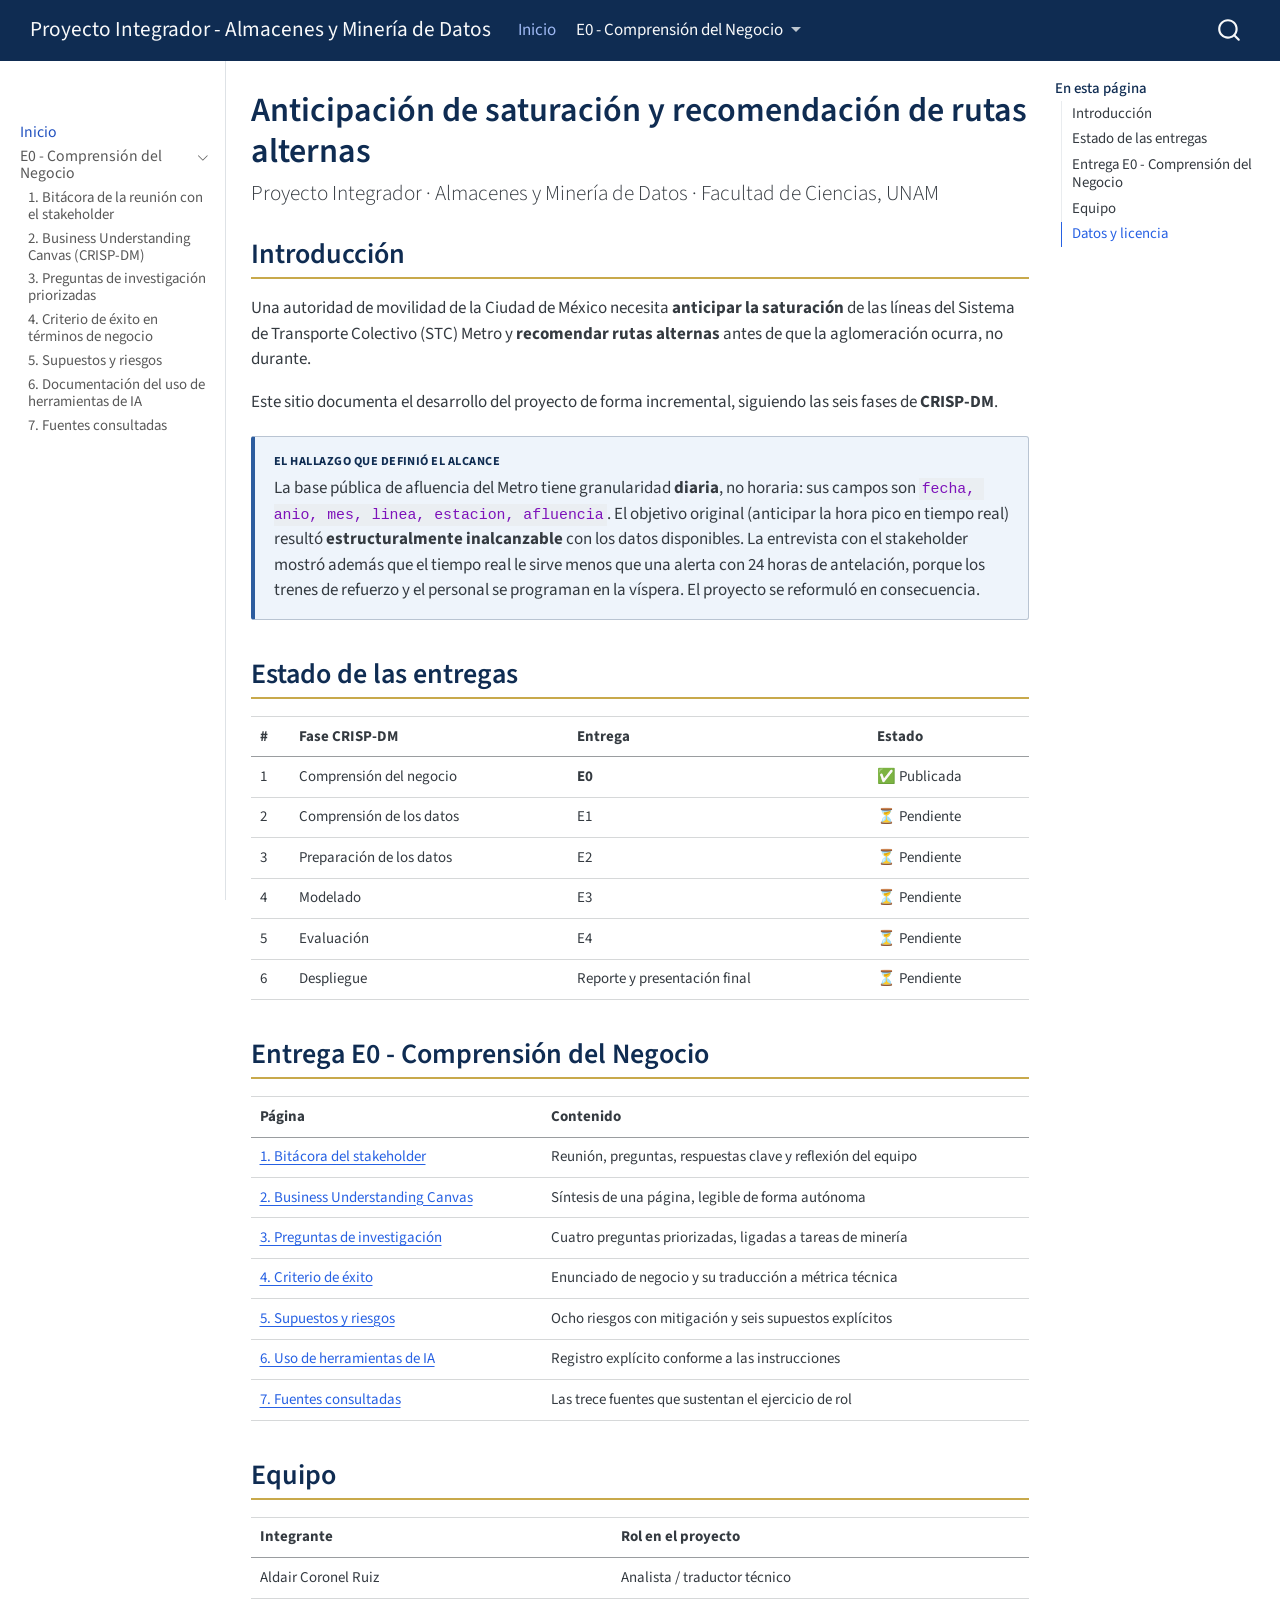
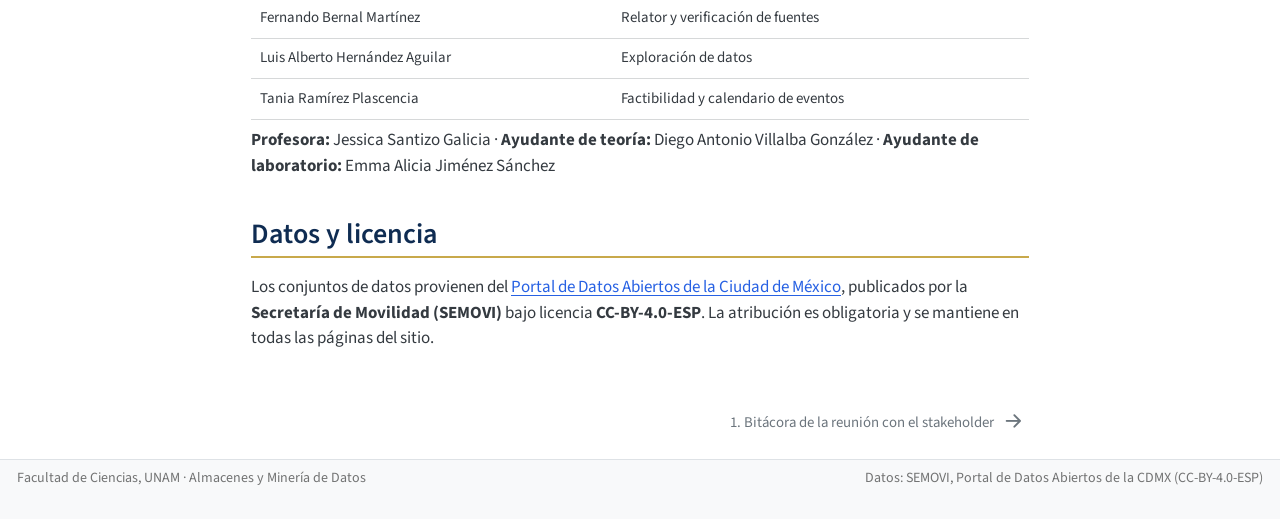
<file: docs/index.html>
<!DOCTYPE html>
<html xmlns="http://www.w3.org/1999/xhtml" lang="es" xml:lang="es"><head>

<meta charset="utf-8">
<meta name="generator" content="quarto-1.10.18">

<meta name="viewport" content="width=device-width, initial-scale=1.0, user-scalable=yes">


<title>Anticipación de saturación y recomendación de rutas alternas – Proyecto Integrador - Almacenes y Minería de Datos</title>
<style>
/* Default styles provided by pandoc.
** See https://pandoc.org/MANUAL.html#variables-for-html for config info.
*/
span.smallcaps{font-variant: small-caps;}
div.columns{display: flex; gap: 1.5em;}
div.column{flex: auto;}
@media screen {
div.columns{gap: min(4vw, 1.5em);}
div.column{overflow-x: auto;}
}
div.hanging-indent{margin-left: 1.5em; text-indent: -1.5em;}
ul.task-list{list-style: none;}
ul.task-list li input[type="checkbox"] {
  width: 0.8em;
  margin: 0 0.8em 0.2em -1em; /* quarto-specific, see https://github.com/quarto-dev/quarto-cli/issues/4556 */ 
  vertical-align: middle;
}
</style>


<script src="site_libs/quarto-nav/quarto-nav.js"></script>
<script src="site_libs/quarto-nav/headroom.min.js"></script>
<script src="site_libs/clipboard/clipboard.min.js"></script>
<script src="site_libs/quarto-search/autocomplete.umd.js"></script>
<script src="site_libs/quarto-search/fuse.min.js"></script>
<script src="site_libs/quarto-search/quarto-search.js"></script>
<meta name="quarto:offset" content="./">
<link href="./entregas/E0_comprension_negocio/bitacora.html" rel="next">
<script src="site_libs/quarto-html/quarto.js" type="module"></script>
<script src="site_libs/quarto-html/tabsets/tabsets.js" type="module"></script>
<script src="site_libs/quarto-html/popper.min.js"></script>
<script src="site_libs/quarto-html/tippy.umd.min.js"></script>
<script src="site_libs/quarto-html/anchor.min.js"></script>
<link href="site_libs/quarto-html/tippy.css" rel="stylesheet">
<link href="site_libs/quarto-html/quarto-syntax-highlighting-64a204ab8560d761af7679ceaba22944.css" rel="stylesheet" id="quarto-text-highlighting-styles">
<script src="site_libs/bootstrap/bootstrap.min.js"></script>
<link href="site_libs/bootstrap/bootstrap-icons.css" rel="stylesheet">
<link href="site_libs/bootstrap/bootstrap-2872b74859edab0a5977011198608f8f.min.css" rel="stylesheet" append-hash="true" id="quarto-bootstrap" data-mode="light">
<script id="quarto-search-options" type="application/json">{
  "location": "navbar",
  "copy-button": false,
  "collapse-after": 3,
  "panel-placement": "end",
  "type": "overlay",
  "limit": 50,
  "keyboard-shortcut": [
    "f",
    "/",
    "s"
  ],
  "show-item-context": false,
  "language": {
    "search-no-results-text": "No se han encontrado resultados",
    "search-matching-documents-text": "documentos encontrados",
    "search-copy-link-title": "Copiar el enlace en la búsqueda",
    "search-hide-matches-text": "Ocultar resultados adicionales",
    "search-more-match-text": "resultado adicional en este documento",
    "search-more-matches-text": "resultados adicionales en este documento",
    "search-clear-button-title": "Borrar",
    "search-text-placeholder": "",
    "search-detached-cancel-button-title": "Cancelar",
    "search-submit-button-title": "Enviar",
    "search-label": "Buscar"
  }
}</script>
<style>html{ scroll-behavior: smooth; }</style>


<link rel="stylesheet" href="styles.css">
</head>

<body class="nav-sidebar docked nav-fixed quarto-light">

<div id="quarto-search-results"></div>
  <header id="quarto-header" class="headroom fixed-top">
    <nav class="navbar navbar-expand-lg " data-bs-theme="dark">
      <div class="navbar-container container-fluid">
      <div class="navbar-brand-container mx-auto">
    <a class="navbar-brand" href="./index.html">
    <span class="navbar-title">Proyecto Integrador - Almacenes y Minería de Datos</span>
    </a>
  </div>
            <div id="quarto-search" class="" title="Buscar"></div>
          <button class="navbar-toggler" type="button" data-bs-toggle="collapse" data-bs-target="#navbarCollapse" aria-controls="navbarCollapse" role="menu" aria-expanded="false" aria-label="Navegación de palanca" onclick="if (window.quartoToggleHeadroom) { window.quartoToggleHeadroom(); }">
  <span class="navbar-toggler-icon"></span>
</button>
          <div class="collapse navbar-collapse" id="navbarCollapse">
            <ul class="navbar-nav navbar-nav-scroll me-auto">
  <li class="nav-item">
    <a class="nav-link active" href="./index.html" aria-current="page"> 
<span class="menu-text">Inicio</span></a>
  </li>  
  <li class="nav-item dropdown ">
    <a class="nav-link dropdown-toggle" href="#" id="nav-menu-e0---comprensión-del-negocio" role="link" data-bs-toggle="dropdown" aria-expanded="false">
 <span class="menu-text">E0 - Comprensión del Negocio</span>
    </a>
    <ul class="dropdown-menu" aria-labelledby="nav-menu-e0---comprensión-del-negocio">    
        <li>
    <a class="dropdown-item" href="./entregas/E0_comprension_negocio/bitacora.html">
 <span class="dropdown-text">1. Bitácora del stakeholder</span></a>
  </li>  
        <li>
    <a class="dropdown-item" href="./entregas/E0_comprension_negocio/canvas.html">
 <span class="dropdown-text">2. Business Understanding Canvas</span></a>
  </li>  
        <li>
    <a class="dropdown-item" href="./entregas/E0_comprension_negocio/preguntas.html">
 <span class="dropdown-text">3. Preguntas de investigación</span></a>
  </li>  
        <li>
    <a class="dropdown-item" href="./entregas/E0_comprension_negocio/criterio_exito.html">
 <span class="dropdown-text">4. Criterio de éxito</span></a>
  </li>  
        <li>
    <a class="dropdown-item" href="./entregas/E0_comprension_negocio/riesgos_supuestos.html">
 <span class="dropdown-text">5. Supuestos y riesgos</span></a>
  </li>  
        <li><hr class="dropdown-divider"></li>
        <li>
    <a class="dropdown-item" href="./entregas/E0_comprension_negocio/uso_ia.html">
 <span class="dropdown-text">6. Uso de herramientas de IA</span></a>
  </li>  
        <li>
    <a class="dropdown-item" href="./entregas/E0_comprension_negocio/fuentes.html">
 <span class="dropdown-text">7. Fuentes consultadas</span></a>
  </li>  
    </ul>
  </li>
</ul>
          </div> <!-- /navcollapse -->
            <div class="quarto-navbar-tools">
</div>
      </div> <!-- /container-fluid -->
    </nav>
  <nav class="quarto-secondary-nav">
    <div class="container-fluid d-flex">
      <button type="button" class="quarto-btn-toggle btn" data-bs-toggle="collapse" role="button" data-bs-target=".quarto-sidebar-collapse-item" aria-controls="quarto-sidebar" aria-expanded="false" aria-label="Alternar barra lateral" onclick="if (window.quartoToggleHeadroom) { window.quartoToggleHeadroom(); }">
        <i class="bi bi-layout-text-sidebar-reverse"></i>
      </button>
        <nav class="quarto-page-breadcrumbs" aria-label="breadcrumb"><ol class="breadcrumb"><li class="breadcrumb-item"><a href="./index.html">Inicio</a></li></ol></nav>
        <a class="flex-grow-1" role="navigation" data-bs-toggle="collapse" data-bs-target=".quarto-sidebar-collapse-item" aria-controls="quarto-sidebar" aria-expanded="false" aria-label="Alternar barra lateral" onclick="if (window.quartoToggleHeadroom) { window.quartoToggleHeadroom(); }">      
        </a>
      <button type="button" class="btn quarto-search-button" aria-label="Buscar" onclick="window.quartoOpenSearch();">
        <i class="bi bi-search"></i>
      </button>
    </div>
  </nav>
</header>
<!-- content -->
<div id="quarto-content" class="quarto-container page-columns page-rows-contents page-layout-article page-navbar">
<!-- sidebar -->
  <nav id="quarto-sidebar" class="sidebar collapse collapse-horizontal quarto-sidebar-collapse-item sidebar-navigation docked overflow-auto">
        <div class="mt-2 flex-shrink-0 align-items-center">
        <div class="sidebar-search">
        <div id="quarto-search" class="" title="Buscar"></div>
        </div>
        </div>
    <div class="sidebar-menu-container"> 
    <ul class="list-unstyled mt-1">
        <li class="sidebar-item">
  <div class="sidebar-item-container"> 
  <a href="./index.html" class="sidebar-item-text sidebar-link active">
 <span class="menu-text">Inicio</span></a>
  </div>
</li>
        <li class="sidebar-item sidebar-item-section">
      <div class="sidebar-item-container"> 
            <a class="sidebar-item-text sidebar-link text-start" data-bs-toggle="collapse" data-bs-target="#quarto-sidebar-section-1" role="navigation" aria-expanded="true">
 <span class="menu-text">E0 - Comprensión del Negocio</span></a>
          <a class="sidebar-item-toggle text-start" data-bs-toggle="collapse" data-bs-target="#quarto-sidebar-section-1" role="navigation" aria-expanded="true" aria-label="Alternar sección">
            <i class="bi bi-chevron-right ms-2"></i>
          </a> 
      </div>
      <ul id="quarto-sidebar-section-1" class="collapse list-unstyled sidebar-section depth1 show">  
          <li class="sidebar-item">
  <div class="sidebar-item-container"> 
  <a href="./entregas/E0_comprension_negocio/bitacora.html" class="sidebar-item-text sidebar-link">
 <span class="menu-text">1. Bitácora de la reunión con el stakeholder</span></a>
  </div>
</li>
          <li class="sidebar-item">
  <div class="sidebar-item-container"> 
  <a href="./entregas/E0_comprension_negocio/canvas.html" class="sidebar-item-text sidebar-link">
 <span class="menu-text">2. Business Understanding Canvas (CRISP-DM)</span></a>
  </div>
</li>
          <li class="sidebar-item">
  <div class="sidebar-item-container"> 
  <a href="./entregas/E0_comprension_negocio/preguntas.html" class="sidebar-item-text sidebar-link">
 <span class="menu-text">3. Preguntas de investigación priorizadas</span></a>
  </div>
</li>
          <li class="sidebar-item">
  <div class="sidebar-item-container"> 
  <a href="./entregas/E0_comprension_negocio/criterio_exito.html" class="sidebar-item-text sidebar-link">
 <span class="menu-text">4. Criterio de éxito en términos de negocio</span></a>
  </div>
</li>
          <li class="sidebar-item">
  <div class="sidebar-item-container"> 
  <a href="./entregas/E0_comprension_negocio/riesgos_supuestos.html" class="sidebar-item-text sidebar-link">
 <span class="menu-text">5. Supuestos y riesgos</span></a>
  </div>
</li>
          <li class="sidebar-item">
  <div class="sidebar-item-container"> 
  <a href="./entregas/E0_comprension_negocio/uso_ia.html" class="sidebar-item-text sidebar-link">
 <span class="menu-text">6. Documentación del uso de herramientas de IA</span></a>
  </div>
</li>
          <li class="sidebar-item">
  <div class="sidebar-item-container"> 
  <a href="./entregas/E0_comprension_negocio/fuentes.html" class="sidebar-item-text sidebar-link">
 <span class="menu-text">7. Fuentes consultadas</span></a>
  </div>
</li>
      </ul>
  </li>
    </ul>
    </div>
</nav>
<div id="quarto-sidebar-glass" class="quarto-sidebar-collapse-item" data-bs-toggle="collapse" data-bs-target=".quarto-sidebar-collapse-item"></div>
<!-- margin-sidebar -->
    <div id="quarto-margin-sidebar" class="sidebar margin-sidebar">
        <nav id="TOC" role="doc-toc" class="toc-active">
    <h2 id="toc-title">En esta página</h2>
   
  <ul>
  <li><a href="#introducción" id="toc-introducción" class="nav-link active" data-scroll-target="#introducción">Introducción</a></li>
  <li><a href="#estado-de-las-entregas" id="toc-estado-de-las-entregas" class="nav-link" data-scroll-target="#estado-de-las-entregas">Estado de las entregas</a></li>
  <li><a href="#entrega-e0---comprensión-del-negocio" id="toc-entrega-e0---comprensión-del-negocio" class="nav-link" data-scroll-target="#entrega-e0---comprensión-del-negocio">Entrega E0 - Comprensión del Negocio</a></li>
  <li><a href="#equipo" id="toc-equipo" class="nav-link" data-scroll-target="#equipo">Equipo</a></li>
  <li><a href="#datos-y-licencia" id="toc-datos-y-licencia" class="nav-link" data-scroll-target="#datos-y-licencia">Datos y licencia</a></li>
  </ul>
</nav>
    </div>
<!-- main -->
<main class="content" id="quarto-document-content">

<header id="title-block-header" class="quarto-title-block default">
<div class="quarto-title">
<h1 class="title">Anticipación de saturación y recomendación de rutas alternas</h1>
<p class="subtitle lead">Proyecto Integrador · Almacenes y Minería de Datos · Facultad de Ciencias, UNAM</p>
</div>



<div class="quarto-title-meta">

    
  
    
  </div>
  


</header>


<section id="introducción" class="level2">
<h2 class="anchored" data-anchor-id="introducción">Introducción</h2>
<p>Una autoridad de movilidad de la Ciudad de México necesita <strong>anticipar la saturación</strong> de las líneas del Sistema de Transporte Colectivo (STC) Metro y <strong>recomendar rutas alternas</strong> antes de que la aglomeración ocurra, no durante.</p>
<p>Este sitio documenta el desarrollo del proyecto de forma incremental, siguiendo las seis fases de <strong>CRISP-DM</strong>.</p>
<div class="caja caja-clave">
<p><span class="etiqueta">El hallazgo que definió el alcance</span> La base pública de afluencia del Metro tiene granularidad <strong>diaria</strong>, no horaria: sus campos son <code>fecha, anio, mes, linea, estacion, afluencia</code>. El objetivo original (anticipar la hora pico en tiempo real) resultó <strong>estructuralmente inalcanzable</strong> con los datos disponibles. La entrevista con el stakeholder mostró además que el tiempo real le sirve menos que una alerta con 24 horas de antelación, porque los trenes de refuerzo y el personal se programan en la víspera. El proyecto se reformuló en consecuencia.</p>
</div>
</section>
<section id="estado-de-las-entregas" class="level2">
<h2 class="anchored" data-anchor-id="estado-de-las-entregas">Estado de las entregas</h2>
<table class="caption-top table">
<thead>
<tr class="header">
<th>#</th>
<th>Fase CRISP-DM</th>
<th>Entrega</th>
<th>Estado</th>
</tr>
</thead>
<tbody>
<tr class="odd">
<td>1</td>
<td>Comprensión del negocio</td>
<td><strong>E0</strong></td>
<td>✅ Publicada</td>
</tr>
<tr class="even">
<td>2</td>
<td>Comprensión de los datos</td>
<td>E1</td>
<td>⏳ Pendiente</td>
</tr>
<tr class="odd">
<td>3</td>
<td>Preparación de los datos</td>
<td>E2</td>
<td>⏳ Pendiente</td>
</tr>
<tr class="even">
<td>4</td>
<td>Modelado</td>
<td>E3</td>
<td>⏳ Pendiente</td>
</tr>
<tr class="odd">
<td>5</td>
<td>Evaluación</td>
<td>E4</td>
<td>⏳ Pendiente</td>
</tr>
<tr class="even">
<td>6</td>
<td>Despliegue</td>
<td>Reporte y presentación final</td>
<td>⏳ Pendiente</td>
</tr>
</tbody>
</table>
</section>
<section id="entrega-e0---comprensión-del-negocio" class="level2">
<h2 class="anchored" data-anchor-id="entrega-e0---comprensión-del-negocio">Entrega E0 - Comprensión del Negocio</h2>
<table class="caption-top table">
<thead>
<tr class="header">
<th>Página</th>
<th>Contenido</th>
</tr>
</thead>
<tbody>
<tr class="odd">
<td><a href="./entregas/E0_comprension_negocio/bitacora.html">1. Bitácora del stakeholder</a></td>
<td>Reunión, preguntas, respuestas clave y reflexión del equipo</td>
</tr>
<tr class="even">
<td><a href="./entregas/E0_comprension_negocio/canvas.html">2. Business Understanding Canvas</a></td>
<td>Síntesis de una página, legible de forma autónoma</td>
</tr>
<tr class="odd">
<td><a href="./entregas/E0_comprension_negocio/preguntas.html">3. Preguntas de investigación</a></td>
<td>Cuatro preguntas priorizadas, ligadas a tareas de minería</td>
</tr>
<tr class="even">
<td><a href="./entregas/E0_comprension_negocio/criterio_exito.html">4. Criterio de éxito</a></td>
<td>Enunciado de negocio y su traducción a métrica técnica</td>
</tr>
<tr class="odd">
<td><a href="./entregas/E0_comprension_negocio/riesgos_supuestos.html">5. Supuestos y riesgos</a></td>
<td>Ocho riesgos con mitigación y seis supuestos explícitos</td>
</tr>
<tr class="even">
<td><a href="./entregas/E0_comprension_negocio/uso_ia.html">6. Uso de herramientas de IA</a></td>
<td>Registro explícito conforme a las instrucciones</td>
</tr>
<tr class="odd">
<td><a href="./entregas/E0_comprension_negocio/fuentes.html">7. Fuentes consultadas</a></td>
<td>Las trece fuentes que sustentan el ejercicio de rol</td>
</tr>
</tbody>
</table>
</section>
<section id="equipo" class="level2">
<h2 class="anchored" data-anchor-id="equipo">Equipo</h2>
<table class="caption-top table">
<thead>
<tr class="header">
<th>Integrante</th>
<th>Rol en el proyecto</th>
</tr>
</thead>
<tbody>
<tr class="odd">
<td>Aldair Coronel Ruiz</td>
<td>Analista / traductor técnico</td>
</tr>
<tr class="even">
<td>Fernando Bernal Martínez</td>
<td>Relator y verificación de fuentes</td>
</tr>
<tr class="odd">
<td>Luis Alberto Hernández Aguilar</td>
<td>Exploración de datos</td>
</tr>
<tr class="even">
<td>Tania Ramírez Plascencia</td>
<td>Factibilidad y calendario de eventos</td>
</tr>
</tbody>
</table>
<p><strong>Profesora:</strong> Jessica Santizo Galicia · <strong>Ayudante de teoría:</strong> Diego Antonio Villalba González · <strong>Ayudante de laboratorio:</strong> Emma Alicia Jiménez Sánchez</p>
</section>
<section id="datos-y-licencia" class="level2">
<h2 class="anchored" data-anchor-id="datos-y-licencia">Datos y licencia</h2>
<p>Los conjuntos de datos provienen del <a href="https://datos.cdmx.gob.mx">Portal de Datos Abiertos de la Ciudad de México</a>, publicados por la <strong>Secretaría de Movilidad (SEMOVI)</strong> bajo licencia <strong>CC-BY-4.0-ESP</strong>. La atribución es obligatoria y se mantiene en todas las páginas del sitio.</p>


</section>

<a onclick="window.scrollTo(0, 0); return false;" role="button" id="quarto-back-to-top"><i class="bi bi-arrow-up"></i> Volver arriba</a></main> <!-- /main -->
<script id="quarto-html-after-body" type="application/javascript">
  window.document.addEventListener("DOMContentLoaded", function (event) {
    const icon = "";
    const anchorJS = new window.AnchorJS();
    anchorJS.options = {
      placement: 'right',
      icon: icon
    };
    anchorJS.add('.anchored');
    const isCodeAnnotation = (el) => {
      for (const clz of el.classList) {
        if (clz.startsWith('code-annotation-')) {                     
          return true;
        }
      }
      return false;
    }
    const onCopySuccess = function(e) {
      // button target
      const button = e.trigger;
      // don't keep focus
      button.blur();
      // flash "checked"
      button.classList.add('code-copy-button-checked');
      var currentTitle = button.getAttribute("title");
      button.setAttribute("title", "Copiado");
      let tooltip;
      if (window.bootstrap) {
        button.setAttribute("data-bs-toggle", "tooltip");
        button.setAttribute("data-bs-placement", "left");
        button.setAttribute("data-bs-title", "Copiado");
        tooltip = new bootstrap.Tooltip(button, 
          { trigger: "manual", 
            customClass: "code-copy-button-tooltip",
            offset: [0, -8]});
        tooltip.show();    
      }
      setTimeout(function() {
        if (tooltip) {
          tooltip.hide();
          button.removeAttribute("data-bs-title");
          button.removeAttribute("data-bs-toggle");
          button.removeAttribute("data-bs-placement");
        }
        button.setAttribute("title", currentTitle);
        button.classList.remove('code-copy-button-checked');
      }, 1000);
      // clear code selection
      e.clearSelection();
    }
    const getTextToCopy = function(trigger) {
      const outerScaffold = trigger.parentElement.cloneNode(true);
      const codeEl = outerScaffold.querySelector('code');
      for (const childEl of codeEl.children) {
        if (isCodeAnnotation(childEl)) {
          childEl.remove();
        }
      }
      return codeEl.innerText;
    }
    const clipboard = new window.ClipboardJS('.code-copy-button:not([data-in-quarto-modal])', {
      text: getTextToCopy
    });
    clipboard.on('success', onCopySuccess);
    if (window.document.getElementById('quarto-embedded-source-code-modal')) {
      const clipboardModal = new window.ClipboardJS('.code-copy-button[data-in-quarto-modal]', {
        text: getTextToCopy,
        container: window.document.getElementById('quarto-embedded-source-code-modal')
      });
      clipboardModal.on('success', onCopySuccess);
    }
      var localhostRegex = new RegExp(/^(?:http|https):\/\/localhost\:?[0-9]*\//);
      var mailtoRegex = new RegExp(/^mailto:/);
        var filterRegex = new RegExp("https:\/\/fernando-bm\.github\.io\/Proyecto_Mineria_Datos");
      var isInternal = (href) => {
          return filterRegex.test(href) || localhostRegex.test(href) || mailtoRegex.test(href);
      }
      // Inspect non-navigation links and adorn them if external
     var links = window.document.querySelectorAll('a[href]:not(.nav-link):not(.navbar-brand):not(.toc-action):not(.sidebar-link):not(.sidebar-item-toggle):not(.pagination-link):not(.no-external):not([aria-hidden]):not(.dropdown-item):not(.quarto-navigation-tool):not(.about-link)');
      for (var i=0; i<links.length; i++) {
        const link = links[i];
        if (!isInternal(link.href)) {
          // undo the damage that might have been done by quarto-nav.js in the case of
          // links that we want to consider external
          if (link.dataset.originalHref !== undefined) {
            link.href = link.dataset.originalHref;
          }
            // target, if specified
            link.setAttribute("target", "_blank");
            if (link.getAttribute("rel") === null) {
              link.setAttribute("rel", "noopener");
            }
        }
      }
    function tippyHover(el, contentFn, onTriggerFn, onUntriggerFn) {
      const config = {
        allowHTML: true,
        maxWidth: 500,
        delay: 100,
        arrow: false,
        appendTo: function(el) {
            return el.parentElement;
        },
        interactive: true,
        interactiveBorder: 10,
        theme: 'quarto',
        placement: 'bottom-start',
      };
      if (contentFn) {
        config.content = contentFn;
      }
      if (onTriggerFn) {
        config.onTrigger = onTriggerFn;
      }
      if (onUntriggerFn) {
        config.onUntrigger = onUntriggerFn;
      }
      window.tippy(el, config); 
    }
    const noterefs = window.document.querySelectorAll('a[role="doc-noteref"]');
    for (var i=0; i<noterefs.length; i++) {
      const ref = noterefs[i];
      tippyHover(ref, function() {
        // use id or data attribute instead here
        let href = ref.getAttribute('data-footnote-href') || ref.getAttribute('href');
        try { href = new URL(href).hash; } catch {}
        const id = href.replace(/^#\/?/, "");
        const note = window.document.getElementById(id);
        if (note) {
          return note.innerHTML;
        } else {
          return "";
        }
      });
    }
    const xrefs = window.document.querySelectorAll('a.quarto-xref');
    const processXRef = (id, note) => {
      // Strip column container classes
      const stripColumnClz = (el) => {
        el.classList.remove("page-full", "page-columns");
        if (el.children) {
          for (const child of el.children) {
            stripColumnClz(child);
          }
        }
      }
      stripColumnClz(note)
      if (id === null || id.startsWith('sec-')) {
        // Special case sections, only their first couple elements
        const container = document.createElement("div");
        if (note.children && note.children.length > 2) {
          container.appendChild(note.children[0].cloneNode(true));
          for (let i = 1; i < note.children.length; i++) {
            const child = note.children[i];
            if (child.tagName === "P" && child.innerText === "") {
              continue;
            } else {
              container.appendChild(child.cloneNode(true));
              break;
            }
          }
          if (window.Quarto?.typesetMath) {
            window.Quarto.typesetMath(container);
          }
          return container.innerHTML
        } else {
          if (window.Quarto?.typesetMath) {
            window.Quarto.typesetMath(note);
          }
          return note.innerHTML;
        }
      } else {
        // Remove any anchor links if they are present
        const anchorLink = note.querySelector('a.anchorjs-link');
        if (anchorLink) {
          anchorLink.remove();
        }
        if (window.Quarto?.typesetMath) {
          window.Quarto.typesetMath(note);
        }
        if (note.classList.contains("callout")) {
          return note.outerHTML;
        } else {
          return note.innerHTML;
        }
      }
    }
    for (var i=0; i<xrefs.length; i++) {
      const xref = xrefs[i];
      tippyHover(xref, undefined, function(instance) {
        instance.disable();
        let url = xref.getAttribute('href');
        let hash = undefined; 
        if (url.startsWith('#')) {
          hash = url;
        } else {
          try { hash = new URL(url).hash; } catch {}
        }
        if (hash) {
          const id = hash.replace(/^#\/?/, "");
          const note = window.document.getElementById(id);
          if (note !== null) {
            try {
              const html = processXRef(id, note.cloneNode(true));
              instance.setContent(html);
            } finally {
              instance.enable();
              instance.show();
            }
          } else {
            // See if we can fetch this
            fetch(url.split('#')[0])
            .then(res => res.text())
            .then(html => {
              const parser = new DOMParser();
              const htmlDoc = parser.parseFromString(html, "text/html");
              const note = htmlDoc.getElementById(id);
              if (note !== null) {
                const html = processXRef(id, note);
                instance.setContent(html);
              } 
            }).finally(() => {
              instance.enable();
              instance.show();
            });
          }
        } else {
          // See if we can fetch a full url (with no hash to target)
          // This is a special case and we should probably do some content thinning / targeting
          fetch(url)
          .then(res => res.text())
          .then(html => {
            const parser = new DOMParser();
            const htmlDoc = parser.parseFromString(html, "text/html");
            const note = htmlDoc.querySelector('main.content');
            if (note !== null) {
              // This should only happen for chapter cross references
              // (since there is no id in the URL)
              // remove the first header
              if (note.children.length > 0 && note.children[0].tagName === "HEADER") {
                note.children[0].remove();
              }
              const html = processXRef(null, note);
              instance.setContent(html);
            } 
          }).finally(() => {
            instance.enable();
            instance.show();
          });
        }
      }, function(instance) {
      });
    }
        let selectedAnnoteEl;
        const selectorForAnnotation = ( cell, annotation) => {
          let cellAttr = 'data-code-cell="' + cell + '"';
          let lineAttr = 'data-code-annotation="' +  annotation + '"';
          const selector = 'span[' + cellAttr + '][' + lineAttr + ']';
          return selector;
        }
        const selectCodeLines = (annoteEl) => {
          const doc = window.document;
          const targetCell = annoteEl.getAttribute("data-target-cell");
          const targetAnnotation = annoteEl.getAttribute("data-target-annotation");
          const annoteSpan = window.document.querySelector(selectorForAnnotation(targetCell, targetAnnotation));
          const lines = annoteSpan.getAttribute("data-code-lines").split(",");
          const lineIds = lines.map((line) => {
            return targetCell + "-" + line;
          })
          let top = null;
          let height = null;
          let parent = null;
          if (lineIds.length > 0) {
              //compute the position of the single el (top and bottom and make a div)
              const el = window.document.getElementById(lineIds[0]);
              top = el.offsetTop;
              height = el.offsetHeight;
              parent = el.parentElement.parentElement;
            if (lineIds.length > 1) {
              const lastEl = window.document.getElementById(lineIds[lineIds.length - 1]);
              const bottom = lastEl.offsetTop + lastEl.offsetHeight;
              height = bottom - top;
            }
            if (top !== null && height !== null && parent !== null) {
              // cook up a div (if necessary) and position it 
              let div = window.document.getElementById("code-annotation-line-highlight");
              if (div === null) {
                div = window.document.createElement("div");
                div.setAttribute("id", "code-annotation-line-highlight");
                div.style.position = 'absolute';
                parent.appendChild(div);
              }
              div.style.top = top - 2 + "px";
              div.style.height = height + 4 + "px";
              div.style.left = 0;
              let gutterDiv = window.document.getElementById("code-annotation-line-highlight-gutter");
              if (gutterDiv === null) {
                gutterDiv = window.document.createElement("div");
                gutterDiv.setAttribute("id", "code-annotation-line-highlight-gutter");
                gutterDiv.style.position = 'absolute';
                const codeCell = window.document.getElementById(targetCell);
                const gutter = codeCell.querySelector('.code-annotation-gutter');
                gutter.appendChild(gutterDiv);
              }
              gutterDiv.style.top = top - 2 + "px";
              gutterDiv.style.height = height + 4 + "px";
            }
            selectedAnnoteEl = annoteEl;
          }
        };
        const unselectCodeLines = () => {
          const elementsIds = ["code-annotation-line-highlight", "code-annotation-line-highlight-gutter"];
          elementsIds.forEach((elId) => {
            const div = window.document.getElementById(elId);
            if (div) {
              div.remove();
            }
          });
          selectedAnnoteEl = undefined;
        };
          // Handle positioning of the toggle
      window.addEventListener(
        "resize",
        throttle(() => {
          elRect = undefined;
          if (selectedAnnoteEl) {
            selectCodeLines(selectedAnnoteEl);
          }
        }, 10)
      );
      function throttle(fn, ms) {
      let throttle = false;
      let timer;
        return (...args) => {
          if(!throttle) { // first call gets through
              fn.apply(this, args);
              throttle = true;
          } else { // all the others get throttled
              if(timer) clearTimeout(timer); // cancel #2
              timer = setTimeout(() => {
                fn.apply(this, args);
                timer = throttle = false;
              }, ms);
          }
        };
      }
        // Attach click handler to the DT
        const annoteDls = window.document.querySelectorAll('dt[data-target-cell]');
        for (const annoteDlNode of annoteDls) {
          annoteDlNode.addEventListener('click', (event) => {
            const clickedEl = event.target;
            if (clickedEl !== selectedAnnoteEl) {
              unselectCodeLines();
              const activeEl = window.document.querySelector('dt[data-target-cell].code-annotation-active');
              if (activeEl) {
                activeEl.classList.remove('code-annotation-active');
              }
              selectCodeLines(clickedEl);
              clickedEl.classList.add('code-annotation-active');
            } else {
              // Unselect the line
              unselectCodeLines();
              clickedEl.classList.remove('code-annotation-active');
            }
          });
        }
    const findCites = (el) => {
      const parentEl = el.parentElement;
      if (parentEl) {
        const cites = parentEl.dataset.cites;
        if (cites) {
          return {
            el,
            cites: cites.split(' ')
          };
        } else {
          return findCites(el.parentElement)
        }
      } else {
        return undefined;
      }
    };
    var bibliorefs = window.document.querySelectorAll('a[role="doc-biblioref"]');
    for (var i=0; i<bibliorefs.length; i++) {
      const ref = bibliorefs[i];
      const citeInfo = findCites(ref);
      if (citeInfo) {
        tippyHover(citeInfo.el, function() {
          var popup = window.document.createElement('div');
          citeInfo.cites.forEach(function(cite) {
            var citeDiv = window.document.createElement('div');
            citeDiv.classList.add('hanging-indent');
            citeDiv.classList.add('csl-entry');
            var biblioDiv = window.document.getElementById('ref-' + cite);
            if (biblioDiv) {
              citeDiv.innerHTML = biblioDiv.innerHTML;
            }
            popup.appendChild(citeDiv);
          });
          return popup.innerHTML;
        });
      }
    }
  });
  </script>
<nav class="page-navigation">
  <div class="nav-page nav-page-previous">
  </div>
  <div class="nav-page nav-page-next">
      <a href="./entregas/E0_comprension_negocio/bitacora.html" class="pagination-link" aria-label="1. Bitácora de la reunión con el stakeholder">
        <span class="nav-page-text">1. Bitácora de la reunión con el stakeholder</span> <i class="bi bi-arrow-right-short"></i>
      </a>
  </div>
</nav>
</div> <!-- /content -->
<footer class="footer">
  <div class="nav-footer">
    <div class="nav-footer-left">
<p>Facultad de Ciencias, UNAM · Almacenes y Minería de Datos</p>
</div>   
    <div class="nav-footer-center">
      &nbsp;
    </div>
    <div class="nav-footer-right">
<p>Datos: SEMOVI, Portal de Datos Abiertos de la CDMX (CC-BY-4.0-ESP)</p>
</div>
  </div>
</footer>




<script src="site_libs/quarto-html/zenscroll-min.js"></script>
</body></html>
</file>
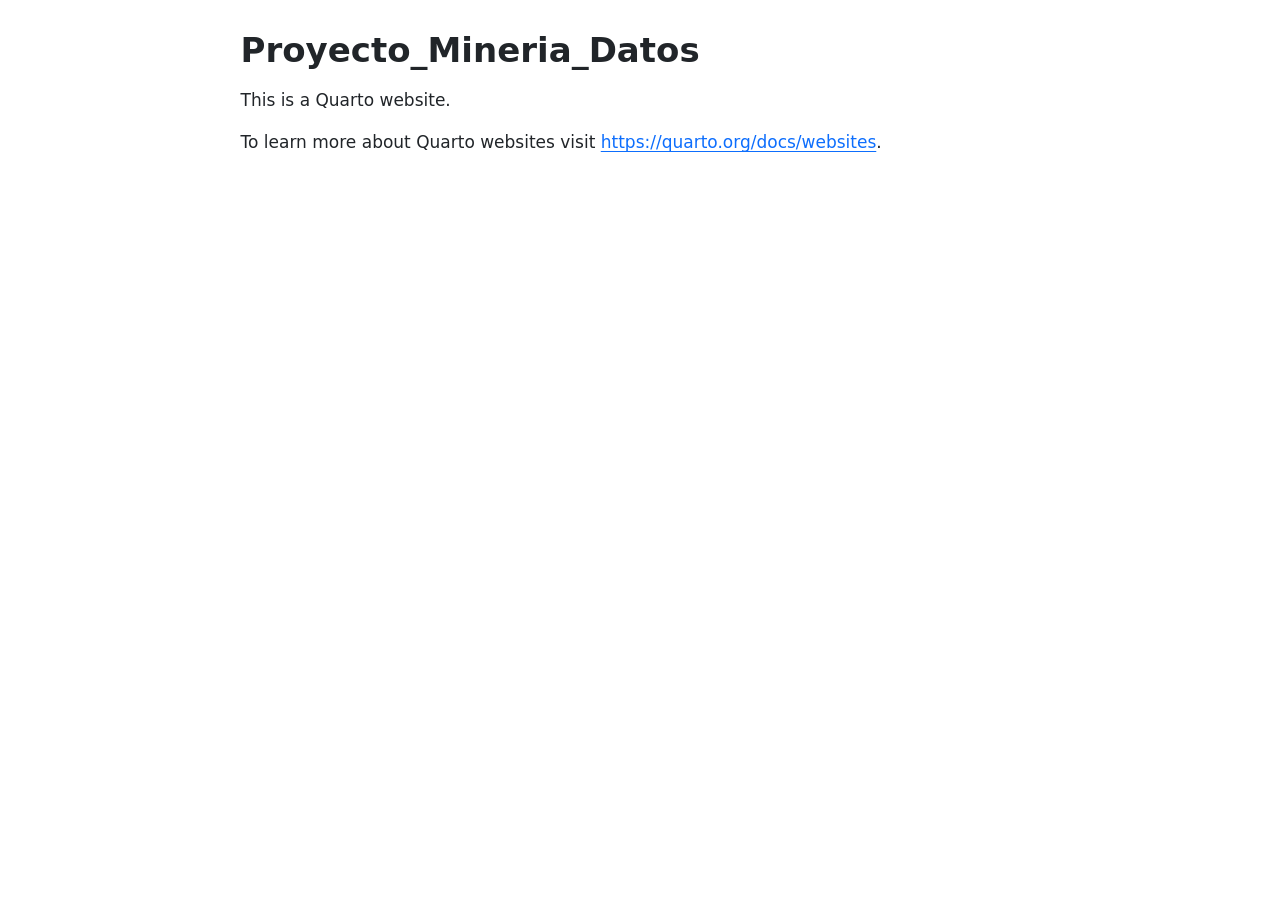
<file: entregas/index.html>
<!DOCTYPE html>
<html xmlns="http://www.w3.org/1999/xhtml" lang="en" xml:lang="en"><head>

<meta charset="utf-8">
<meta name="generator" content="quarto-1.10.18">

<meta name="viewport" content="width=device-width, initial-scale=1.0, user-scalable=yes">


<title>Proyecto_Mineria_Datos</title>
<style>
/* Default styles provided by pandoc.
** See https://pandoc.org/MANUAL.html#variables-for-html for config info.
*/
span.smallcaps{font-variant: small-caps;}
div.columns{display: flex; gap: 1.5em;}
div.column{flex: auto;}
@media screen {
div.columns{gap: min(4vw, 1.5em);}
div.column{overflow-x: auto;}
}
div.hanging-indent{margin-left: 1.5em; text-indent: -1.5em;}
ul.task-list{list-style: none;}
ul.task-list li input[type="checkbox"] {
  width: 0.8em;
  margin: 0 0.8em 0.2em -1em; /* quarto-specific, see https://github.com/quarto-dev/quarto-cli/issues/4556 */ 
  vertical-align: middle;
}
</style>


<script src="../site_libs/quarto-nav/quarto-nav.js"></script>
<script src="../site_libs/clipboard/clipboard.min.js"></script>
<script src="../site_libs/quarto-search/autocomplete.umd.js"></script>
<script src="../site_libs/quarto-search/fuse.min.js"></script>
<script src="../site_libs/quarto-search/quarto-search.js"></script>
<meta name="quarto:offset" content="../">
<script src="../site_libs/quarto-html/quarto.js" type="module"></script>
<script src="../site_libs/quarto-html/tabsets/tabsets.js" type="module"></script>
<script src="../site_libs/quarto-html/popper.min.js"></script>
<script src="../site_libs/quarto-html/tippy.umd.min.js"></script>
<script src="../site_libs/quarto-html/anchor.min.js"></script>
<link href="../site_libs/quarto-html/tippy.css" rel="stylesheet">
<link href="../site_libs/quarto-html/quarto-syntax-highlighting-64a204ab8560d761af7679ceaba22944.css" rel="stylesheet" id="quarto-text-highlighting-styles">
<script src="../site_libs/bootstrap/bootstrap.min.js"></script>
<link href="../site_libs/bootstrap/bootstrap-icons.css" rel="stylesheet">
<link href="../site_libs/bootstrap/bootstrap-f34e1d7bec0cc46f60e6c3c25b045a4b.min.css" rel="stylesheet" append-hash="true" id="quarto-bootstrap" data-mode="light">
<script id="quarto-search-options" type="application/json">{
  "location": "sidebar",
  "copy-button": false,
  "collapse-after": 3,
  "panel-placement": "start",
  "type": "textbox",
  "limit": 50,
  "keyboard-shortcut": [
    "f",
    "/",
    "s"
  ],
  "show-item-context": false,
  "language": {
    "search-no-results-text": "No results",
    "search-matching-documents-text": "matching documents",
    "search-copy-link-title": "Copy link to search",
    "search-hide-matches-text": "Hide additional matches",
    "search-more-match-text": "more match in this document",
    "search-more-matches-text": "more matches in this document",
    "search-clear-button-title": "Clear",
    "search-text-placeholder": "",
    "search-detached-cancel-button-title": "Cancel",
    "search-submit-button-title": "Submit",
    "search-label": "Search"
  }
}</script>


</head>

<body class="fullcontent quarto-light">

<div id="quarto-search-results"></div>
<!-- content -->
<div id="quarto-content" class="quarto-container page-columns page-rows-contents page-layout-article">
<!-- sidebar -->
<!-- margin-sidebar -->
    
<!-- main -->
<main class="content" id="quarto-document-content">

<header id="title-block-header" class="quarto-title-block default">
<div class="quarto-title">
<h1 class="title">Proyecto_Mineria_Datos</h1>
</div>



<div class="quarto-title-meta">

    
  
    
  </div>
  


</header>


<p>This is a Quarto website.</p>
<p>To learn more about Quarto websites visit <a href="https://quarto.org/docs/websites" class="uri">https://quarto.org/docs/websites</a>.</p>



</main> <!-- /main -->
<script id="quarto-html-after-body" type="application/javascript">
  window.document.addEventListener("DOMContentLoaded", function (event) {
    const icon = "";
    const anchorJS = new window.AnchorJS();
    anchorJS.options = {
      placement: 'right',
      icon: icon
    };
    anchorJS.add('.anchored');
    const isCodeAnnotation = (el) => {
      for (const clz of el.classList) {
        if (clz.startsWith('code-annotation-')) {                     
          return true;
        }
      }
      return false;
    }
    const onCopySuccess = function(e) {
      // button target
      const button = e.trigger;
      // don't keep focus
      button.blur();
      // flash "checked"
      button.classList.add('code-copy-button-checked');
      var currentTitle = button.getAttribute("title");
      button.setAttribute("title", "Copied!");
      let tooltip;
      if (window.bootstrap) {
        button.setAttribute("data-bs-toggle", "tooltip");
        button.setAttribute("data-bs-placement", "left");
        button.setAttribute("data-bs-title", "Copied!");
        tooltip = new bootstrap.Tooltip(button, 
          { trigger: "manual", 
            customClass: "code-copy-button-tooltip",
            offset: [0, -8]});
        tooltip.show();    
      }
      setTimeout(function() {
        if (tooltip) {
          tooltip.hide();
          button.removeAttribute("data-bs-title");
          button.removeAttribute("data-bs-toggle");
          button.removeAttribute("data-bs-placement");
        }
        button.setAttribute("title", currentTitle);
        button.classList.remove('code-copy-button-checked');
      }, 1000);
      // clear code selection
      e.clearSelection();
    }
    const getTextToCopy = function(trigger) {
      const outerScaffold = trigger.parentElement.cloneNode(true);
      const codeEl = outerScaffold.querySelector('code');
      for (const childEl of codeEl.children) {
        if (isCodeAnnotation(childEl)) {
          childEl.remove();
        }
      }
      return codeEl.innerText;
    }
    const clipboard = new window.ClipboardJS('.code-copy-button:not([data-in-quarto-modal])', {
      text: getTextToCopy
    });
    clipboard.on('success', onCopySuccess);
    if (window.document.getElementById('quarto-embedded-source-code-modal')) {
      const clipboardModal = new window.ClipboardJS('.code-copy-button[data-in-quarto-modal]', {
        text: getTextToCopy,
        container: window.document.getElementById('quarto-embedded-source-code-modal')
      });
      clipboardModal.on('success', onCopySuccess);
    }
      var localhostRegex = new RegExp(/^(?:http|https):\/\/localhost\:?[0-9]*\//);
      var mailtoRegex = new RegExp(/^mailto:/);
        var filterRegex = new RegExp("https:\/\/Fernando-BM\.github\.io\/Proyecto_Mineria_Datos\/");
      var isInternal = (href) => {
          return filterRegex.test(href) || localhostRegex.test(href) || mailtoRegex.test(href);
      }
      // Inspect non-navigation links and adorn them if external
     var links = window.document.querySelectorAll('a[href]:not(.nav-link):not(.navbar-brand):not(.toc-action):not(.sidebar-link):not(.sidebar-item-toggle):not(.pagination-link):not(.no-external):not([aria-hidden]):not(.dropdown-item):not(.quarto-navigation-tool):not(.about-link)');
      for (var i=0; i<links.length; i++) {
        const link = links[i];
        if (!isInternal(link.href)) {
          // undo the damage that might have been done by quarto-nav.js in the case of
          // links that we want to consider external
          if (link.dataset.originalHref !== undefined) {
            link.href = link.dataset.originalHref;
          }
        }
      }
    function tippyHover(el, contentFn, onTriggerFn, onUntriggerFn) {
      const config = {
        allowHTML: true,
        maxWidth: 500,
        delay: 100,
        arrow: false,
        appendTo: function(el) {
            return el.parentElement;
        },
        interactive: true,
        interactiveBorder: 10,
        theme: 'quarto',
        placement: 'bottom-start',
      };
      if (contentFn) {
        config.content = contentFn;
      }
      if (onTriggerFn) {
        config.onTrigger = onTriggerFn;
      }
      if (onUntriggerFn) {
        config.onUntrigger = onUntriggerFn;
      }
      window.tippy(el, config); 
    }
    const noterefs = window.document.querySelectorAll('a[role="doc-noteref"]');
    for (var i=0; i<noterefs.length; i++) {
      const ref = noterefs[i];
      tippyHover(ref, function() {
        // use id or data attribute instead here
        let href = ref.getAttribute('data-footnote-href') || ref.getAttribute('href');
        try { href = new URL(href).hash; } catch {}
        const id = href.replace(/^#\/?/, "");
        const note = window.document.getElementById(id);
        if (note) {
          return note.innerHTML;
        } else {
          return "";
        }
      });
    }
    const xrefs = window.document.querySelectorAll('a.quarto-xref');
    const processXRef = (id, note) => {
      // Strip column container classes
      const stripColumnClz = (el) => {
        el.classList.remove("page-full", "page-columns");
        if (el.children) {
          for (const child of el.children) {
            stripColumnClz(child);
          }
        }
      }
      stripColumnClz(note)
      if (id === null || id.startsWith('sec-')) {
        // Special case sections, only their first couple elements
        const container = document.createElement("div");
        if (note.children && note.children.length > 2) {
          container.appendChild(note.children[0].cloneNode(true));
          for (let i = 1; i < note.children.length; i++) {
            const child = note.children[i];
            if (child.tagName === "P" && child.innerText === "") {
              continue;
            } else {
              container.appendChild(child.cloneNode(true));
              break;
            }
          }
          if (window.Quarto?.typesetMath) {
            window.Quarto.typesetMath(container);
          }
          return container.innerHTML
        } else {
          if (window.Quarto?.typesetMath) {
            window.Quarto.typesetMath(note);
          }
          return note.innerHTML;
        }
      } else {
        // Remove any anchor links if they are present
        const anchorLink = note.querySelector('a.anchorjs-link');
        if (anchorLink) {
          anchorLink.remove();
        }
        if (window.Quarto?.typesetMath) {
          window.Quarto.typesetMath(note);
        }
        if (note.classList.contains("callout")) {
          return note.outerHTML;
        } else {
          return note.innerHTML;
        }
      }
    }
    for (var i=0; i<xrefs.length; i++) {
      const xref = xrefs[i];
      tippyHover(xref, undefined, function(instance) {
        instance.disable();
        let url = xref.getAttribute('href');
        let hash = undefined; 
        if (url.startsWith('#')) {
          hash = url;
        } else {
          try { hash = new URL(url).hash; } catch {}
        }
        if (hash) {
          const id = hash.replace(/^#\/?/, "");
          const note = window.document.getElementById(id);
          if (note !== null) {
            try {
              const html = processXRef(id, note.cloneNode(true));
              instance.setContent(html);
            } finally {
              instance.enable();
              instance.show();
            }
          } else {
            // See if we can fetch this
            fetch(url.split('#')[0])
            .then(res => res.text())
            .then(html => {
              const parser = new DOMParser();
              const htmlDoc = parser.parseFromString(html, "text/html");
              const note = htmlDoc.getElementById(id);
              if (note !== null) {
                const html = processXRef(id, note);
                instance.setContent(html);
              } 
            }).finally(() => {
              instance.enable();
              instance.show();
            });
          }
        } else {
          // See if we can fetch a full url (with no hash to target)
          // This is a special case and we should probably do some content thinning / targeting
          fetch(url)
          .then(res => res.text())
          .then(html => {
            const parser = new DOMParser();
            const htmlDoc = parser.parseFromString(html, "text/html");
            const note = htmlDoc.querySelector('main.content');
            if (note !== null) {
              // This should only happen for chapter cross references
              // (since there is no id in the URL)
              // remove the first header
              if (note.children.length > 0 && note.children[0].tagName === "HEADER") {
                note.children[0].remove();
              }
              const html = processXRef(null, note);
              instance.setContent(html);
            } 
          }).finally(() => {
            instance.enable();
            instance.show();
          });
        }
      }, function(instance) {
      });
    }
        let selectedAnnoteEl;
        const selectorForAnnotation = ( cell, annotation) => {
          let cellAttr = 'data-code-cell="' + cell + '"';
          let lineAttr = 'data-code-annotation="' +  annotation + '"';
          const selector = 'span[' + cellAttr + '][' + lineAttr + ']';
          return selector;
        }
        const selectCodeLines = (annoteEl) => {
          const doc = window.document;
          const targetCell = annoteEl.getAttribute("data-target-cell");
          const targetAnnotation = annoteEl.getAttribute("data-target-annotation");
          const annoteSpan = window.document.querySelector(selectorForAnnotation(targetCell, targetAnnotation));
          const lines = annoteSpan.getAttribute("data-code-lines").split(",");
          const lineIds = lines.map((line) => {
            return targetCell + "-" + line;
          })
          let top = null;
          let height = null;
          let parent = null;
          if (lineIds.length > 0) {
              //compute the position of the single el (top and bottom and make a div)
              const el = window.document.getElementById(lineIds[0]);
              top = el.offsetTop;
              height = el.offsetHeight;
              parent = el.parentElement.parentElement;
            if (lineIds.length > 1) {
              const lastEl = window.document.getElementById(lineIds[lineIds.length - 1]);
              const bottom = lastEl.offsetTop + lastEl.offsetHeight;
              height = bottom - top;
            }
            if (top !== null && height !== null && parent !== null) {
              // cook up a div (if necessary) and position it 
              let div = window.document.getElementById("code-annotation-line-highlight");
              if (div === null) {
                div = window.document.createElement("div");
                div.setAttribute("id", "code-annotation-line-highlight");
                div.style.position = 'absolute';
                parent.appendChild(div);
              }
              div.style.top = top - 2 + "px";
              div.style.height = height + 4 + "px";
              div.style.left = 0;
              let gutterDiv = window.document.getElementById("code-annotation-line-highlight-gutter");
              if (gutterDiv === null) {
                gutterDiv = window.document.createElement("div");
                gutterDiv.setAttribute("id", "code-annotation-line-highlight-gutter");
                gutterDiv.style.position = 'absolute';
                const codeCell = window.document.getElementById(targetCell);
                const gutter = codeCell.querySelector('.code-annotation-gutter');
                gutter.appendChild(gutterDiv);
              }
              gutterDiv.style.top = top - 2 + "px";
              gutterDiv.style.height = height + 4 + "px";
            }
            selectedAnnoteEl = annoteEl;
          }
        };
        const unselectCodeLines = () => {
          const elementsIds = ["code-annotation-line-highlight", "code-annotation-line-highlight-gutter"];
          elementsIds.forEach((elId) => {
            const div = window.document.getElementById(elId);
            if (div) {
              div.remove();
            }
          });
          selectedAnnoteEl = undefined;
        };
          // Handle positioning of the toggle
      window.addEventListener(
        "resize",
        throttle(() => {
          elRect = undefined;
          if (selectedAnnoteEl) {
            selectCodeLines(selectedAnnoteEl);
          }
        }, 10)
      );
      function throttle(fn, ms) {
      let throttle = false;
      let timer;
        return (...args) => {
          if(!throttle) { // first call gets through
              fn.apply(this, args);
              throttle = true;
          } else { // all the others get throttled
              if(timer) clearTimeout(timer); // cancel #2
              timer = setTimeout(() => {
                fn.apply(this, args);
                timer = throttle = false;
              }, ms);
          }
        };
      }
        // Attach click handler to the DT
        const annoteDls = window.document.querySelectorAll('dt[data-target-cell]');
        for (const annoteDlNode of annoteDls) {
          annoteDlNode.addEventListener('click', (event) => {
            const clickedEl = event.target;
            if (clickedEl !== selectedAnnoteEl) {
              unselectCodeLines();
              const activeEl = window.document.querySelector('dt[data-target-cell].code-annotation-active');
              if (activeEl) {
                activeEl.classList.remove('code-annotation-active');
              }
              selectCodeLines(clickedEl);
              clickedEl.classList.add('code-annotation-active');
            } else {
              // Unselect the line
              unselectCodeLines();
              clickedEl.classList.remove('code-annotation-active');
            }
          });
        }
    const findCites = (el) => {
      const parentEl = el.parentElement;
      if (parentEl) {
        const cites = parentEl.dataset.cites;
        if (cites) {
          return {
            el,
            cites: cites.split(' ')
          };
        } else {
          return findCites(el.parentElement)
        }
      } else {
        return undefined;
      }
    };
    var bibliorefs = window.document.querySelectorAll('a[role="doc-biblioref"]');
    for (var i=0; i<bibliorefs.length; i++) {
      const ref = bibliorefs[i];
      const citeInfo = findCites(ref);
      if (citeInfo) {
        tippyHover(citeInfo.el, function() {
          var popup = window.document.createElement('div');
          citeInfo.cites.forEach(function(cite) {
            var citeDiv = window.document.createElement('div');
            citeDiv.classList.add('hanging-indent');
            citeDiv.classList.add('csl-entry');
            var biblioDiv = window.document.getElementById('ref-' + cite);
            if (biblioDiv) {
              citeDiv.innerHTML = biblioDiv.innerHTML;
            }
            popup.appendChild(citeDiv);
          });
          return popup.innerHTML;
        });
      }
    }
  });
  </script>
</div> <!-- /content -->




</body></html>
</file>
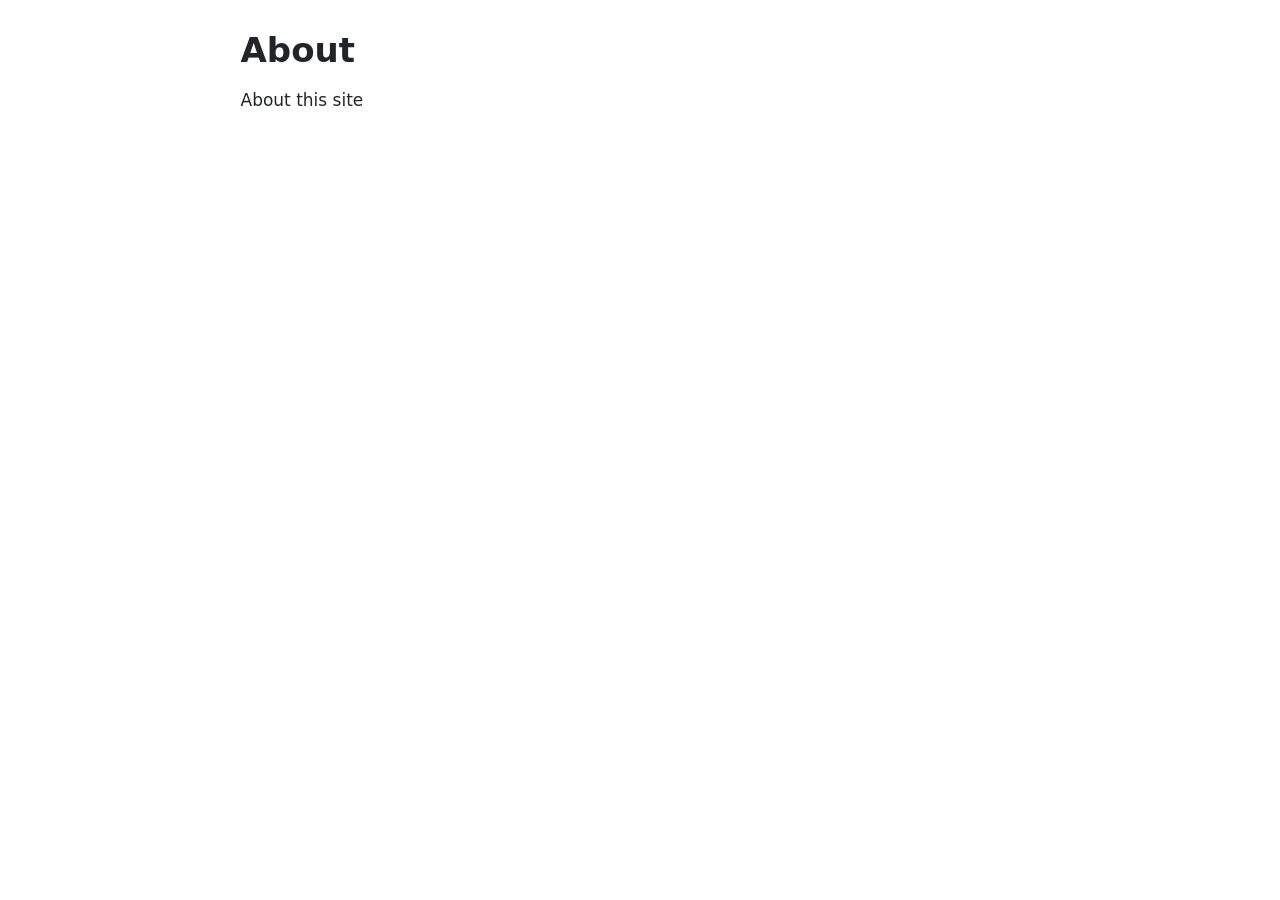
<file: entregas/about.html>
<!DOCTYPE html>
<html xmlns="http://www.w3.org/1999/xhtml" lang="en" xml:lang="en"><head>

<meta charset="utf-8">
<meta name="generator" content="quarto-1.10.18">

<meta name="viewport" content="width=device-width, initial-scale=1.0, user-scalable=yes">


<title>About</title>
<style>
/* Default styles provided by pandoc.
** See https://pandoc.org/MANUAL.html#variables-for-html for config info.
*/
span.smallcaps{font-variant: small-caps;}
div.columns{display: flex; gap: 1.5em;}
div.column{flex: auto;}
@media screen {
div.columns{gap: min(4vw, 1.5em);}
div.column{overflow-x: auto;}
}
div.hanging-indent{margin-left: 1.5em; text-indent: -1.5em;}
ul.task-list{list-style: none;}
ul.task-list li input[type="checkbox"] {
  width: 0.8em;
  margin: 0 0.8em 0.2em -1em; /* quarto-specific, see https://github.com/quarto-dev/quarto-cli/issues/4556 */ 
  vertical-align: middle;
}
</style>


<script src="../site_libs/quarto-nav/quarto-nav.js"></script>
<script src="../site_libs/clipboard/clipboard.min.js"></script>
<script src="../site_libs/quarto-search/autocomplete.umd.js"></script>
<script src="../site_libs/quarto-search/fuse.min.js"></script>
<script src="../site_libs/quarto-search/quarto-search.js"></script>
<meta name="quarto:offset" content="../">
<script src="../site_libs/quarto-html/quarto.js" type="module"></script>
<script src="../site_libs/quarto-html/tabsets/tabsets.js" type="module"></script>
<script src="../site_libs/quarto-html/popper.min.js"></script>
<script src="../site_libs/quarto-html/tippy.umd.min.js"></script>
<script src="../site_libs/quarto-html/anchor.min.js"></script>
<link href="../site_libs/quarto-html/tippy.css" rel="stylesheet">
<link href="../site_libs/quarto-html/quarto-syntax-highlighting-64a204ab8560d761af7679ceaba22944.css" rel="stylesheet" id="quarto-text-highlighting-styles">
<script src="../site_libs/bootstrap/bootstrap.min.js"></script>
<link href="../site_libs/bootstrap/bootstrap-icons.css" rel="stylesheet">
<link href="../site_libs/bootstrap/bootstrap-f34e1d7bec0cc46f60e6c3c25b045a4b.min.css" rel="stylesheet" append-hash="true" id="quarto-bootstrap" data-mode="light">
<script id="quarto-search-options" type="application/json">{
  "location": "sidebar",
  "copy-button": false,
  "collapse-after": 3,
  "panel-placement": "start",
  "type": "textbox",
  "limit": 50,
  "keyboard-shortcut": [
    "f",
    "/",
    "s"
  ],
  "show-item-context": false,
  "language": {
    "search-no-results-text": "No results",
    "search-matching-documents-text": "matching documents",
    "search-copy-link-title": "Copy link to search",
    "search-hide-matches-text": "Hide additional matches",
    "search-more-match-text": "more match in this document",
    "search-more-matches-text": "more matches in this document",
    "search-clear-button-title": "Clear",
    "search-text-placeholder": "",
    "search-detached-cancel-button-title": "Cancel",
    "search-submit-button-title": "Submit",
    "search-label": "Search"
  }
}</script>


</head>

<body class="fullcontent quarto-light">

<div id="quarto-search-results"></div>
<!-- content -->
<div id="quarto-content" class="quarto-container page-columns page-rows-contents page-layout-article">
<!-- sidebar -->
<!-- margin-sidebar -->
    
<!-- main -->
<main class="content" id="quarto-document-content">

<header id="title-block-header" class="quarto-title-block default">
<div class="quarto-title">
<h1 class="title">About</h1>
</div>



<div class="quarto-title-meta">

    
  
    
  </div>
  


</header>


<p>About this site</p>



</main> <!-- /main -->
<script id="quarto-html-after-body" type="application/javascript">
  window.document.addEventListener("DOMContentLoaded", function (event) {
    const icon = "";
    const anchorJS = new window.AnchorJS();
    anchorJS.options = {
      placement: 'right',
      icon: icon
    };
    anchorJS.add('.anchored');
    const isCodeAnnotation = (el) => {
      for (const clz of el.classList) {
        if (clz.startsWith('code-annotation-')) {                     
          return true;
        }
      }
      return false;
    }
    const onCopySuccess = function(e) {
      // button target
      const button = e.trigger;
      // don't keep focus
      button.blur();
      // flash "checked"
      button.classList.add('code-copy-button-checked');
      var currentTitle = button.getAttribute("title");
      button.setAttribute("title", "Copied!");
      let tooltip;
      if (window.bootstrap) {
        button.setAttribute("data-bs-toggle", "tooltip");
        button.setAttribute("data-bs-placement", "left");
        button.setAttribute("data-bs-title", "Copied!");
        tooltip = new bootstrap.Tooltip(button, 
          { trigger: "manual", 
            customClass: "code-copy-button-tooltip",
            offset: [0, -8]});
        tooltip.show();    
      }
      setTimeout(function() {
        if (tooltip) {
          tooltip.hide();
          button.removeAttribute("data-bs-title");
          button.removeAttribute("data-bs-toggle");
          button.removeAttribute("data-bs-placement");
        }
        button.setAttribute("title", currentTitle);
        button.classList.remove('code-copy-button-checked');
      }, 1000);
      // clear code selection
      e.clearSelection();
    }
    const getTextToCopy = function(trigger) {
      const outerScaffold = trigger.parentElement.cloneNode(true);
      const codeEl = outerScaffold.querySelector('code');
      for (const childEl of codeEl.children) {
        if (isCodeAnnotation(childEl)) {
          childEl.remove();
        }
      }
      return codeEl.innerText;
    }
    const clipboard = new window.ClipboardJS('.code-copy-button:not([data-in-quarto-modal])', {
      text: getTextToCopy
    });
    clipboard.on('success', onCopySuccess);
    if (window.document.getElementById('quarto-embedded-source-code-modal')) {
      const clipboardModal = new window.ClipboardJS('.code-copy-button[data-in-quarto-modal]', {
        text: getTextToCopy,
        container: window.document.getElementById('quarto-embedded-source-code-modal')
      });
      clipboardModal.on('success', onCopySuccess);
    }
      var localhostRegex = new RegExp(/^(?:http|https):\/\/localhost\:?[0-9]*\//);
      var mailtoRegex = new RegExp(/^mailto:/);
        var filterRegex = new RegExp("https:\/\/Fernando-BM\.github\.io\/Proyecto_Mineria_Datos\/");
      var isInternal = (href) => {
          return filterRegex.test(href) || localhostRegex.test(href) || mailtoRegex.test(href);
      }
      // Inspect non-navigation links and adorn them if external
     var links = window.document.querySelectorAll('a[href]:not(.nav-link):not(.navbar-brand):not(.toc-action):not(.sidebar-link):not(.sidebar-item-toggle):not(.pagination-link):not(.no-external):not([aria-hidden]):not(.dropdown-item):not(.quarto-navigation-tool):not(.about-link)');
      for (var i=0; i<links.length; i++) {
        const link = links[i];
        if (!isInternal(link.href)) {
          // undo the damage that might have been done by quarto-nav.js in the case of
          // links that we want to consider external
          if (link.dataset.originalHref !== undefined) {
            link.href = link.dataset.originalHref;
          }
        }
      }
    function tippyHover(el, contentFn, onTriggerFn, onUntriggerFn) {
      const config = {
        allowHTML: true,
        maxWidth: 500,
        delay: 100,
        arrow: false,
        appendTo: function(el) {
            return el.parentElement;
        },
        interactive: true,
        interactiveBorder: 10,
        theme: 'quarto',
        placement: 'bottom-start',
      };
      if (contentFn) {
        config.content = contentFn;
      }
      if (onTriggerFn) {
        config.onTrigger = onTriggerFn;
      }
      if (onUntriggerFn) {
        config.onUntrigger = onUntriggerFn;
      }
      window.tippy(el, config); 
    }
    const noterefs = window.document.querySelectorAll('a[role="doc-noteref"]');
    for (var i=0; i<noterefs.length; i++) {
      const ref = noterefs[i];
      tippyHover(ref, function() {
        // use id or data attribute instead here
        let href = ref.getAttribute('data-footnote-href') || ref.getAttribute('href');
        try { href = new URL(href).hash; } catch {}
        const id = href.replace(/^#\/?/, "");
        const note = window.document.getElementById(id);
        if (note) {
          return note.innerHTML;
        } else {
          return "";
        }
      });
    }
    const xrefs = window.document.querySelectorAll('a.quarto-xref');
    const processXRef = (id, note) => {
      // Strip column container classes
      const stripColumnClz = (el) => {
        el.classList.remove("page-full", "page-columns");
        if (el.children) {
          for (const child of el.children) {
            stripColumnClz(child);
          }
        }
      }
      stripColumnClz(note)
      if (id === null || id.startsWith('sec-')) {
        // Special case sections, only their first couple elements
        const container = document.createElement("div");
        if (note.children && note.children.length > 2) {
          container.appendChild(note.children[0].cloneNode(true));
          for (let i = 1; i < note.children.length; i++) {
            const child = note.children[i];
            if (child.tagName === "P" && child.innerText === "") {
              continue;
            } else {
              container.appendChild(child.cloneNode(true));
              break;
            }
          }
          if (window.Quarto?.typesetMath) {
            window.Quarto.typesetMath(container);
          }
          return container.innerHTML
        } else {
          if (window.Quarto?.typesetMath) {
            window.Quarto.typesetMath(note);
          }
          return note.innerHTML;
        }
      } else {
        // Remove any anchor links if they are present
        const anchorLink = note.querySelector('a.anchorjs-link');
        if (anchorLink) {
          anchorLink.remove();
        }
        if (window.Quarto?.typesetMath) {
          window.Quarto.typesetMath(note);
        }
        if (note.classList.contains("callout")) {
          return note.outerHTML;
        } else {
          return note.innerHTML;
        }
      }
    }
    for (var i=0; i<xrefs.length; i++) {
      const xref = xrefs[i];
      tippyHover(xref, undefined, function(instance) {
        instance.disable();
        let url = xref.getAttribute('href');
        let hash = undefined; 
        if (url.startsWith('#')) {
          hash = url;
        } else {
          try { hash = new URL(url).hash; } catch {}
        }
        if (hash) {
          const id = hash.replace(/^#\/?/, "");
          const note = window.document.getElementById(id);
          if (note !== null) {
            try {
              const html = processXRef(id, note.cloneNode(true));
              instance.setContent(html);
            } finally {
              instance.enable();
              instance.show();
            }
          } else {
            // See if we can fetch this
            fetch(url.split('#')[0])
            .then(res => res.text())
            .then(html => {
              const parser = new DOMParser();
              const htmlDoc = parser.parseFromString(html, "text/html");
              const note = htmlDoc.getElementById(id);
              if (note !== null) {
                const html = processXRef(id, note);
                instance.setContent(html);
              } 
            }).finally(() => {
              instance.enable();
              instance.show();
            });
          }
        } else {
          // See if we can fetch a full url (with no hash to target)
          // This is a special case and we should probably do some content thinning / targeting
          fetch(url)
          .then(res => res.text())
          .then(html => {
            const parser = new DOMParser();
            const htmlDoc = parser.parseFromString(html, "text/html");
            const note = htmlDoc.querySelector('main.content');
            if (note !== null) {
              // This should only happen for chapter cross references
              // (since there is no id in the URL)
              // remove the first header
              if (note.children.length > 0 && note.children[0].tagName === "HEADER") {
                note.children[0].remove();
              }
              const html = processXRef(null, note);
              instance.setContent(html);
            } 
          }).finally(() => {
            instance.enable();
            instance.show();
          });
        }
      }, function(instance) {
      });
    }
        let selectedAnnoteEl;
        const selectorForAnnotation = ( cell, annotation) => {
          let cellAttr = 'data-code-cell="' + cell + '"';
          let lineAttr = 'data-code-annotation="' +  annotation + '"';
          const selector = 'span[' + cellAttr + '][' + lineAttr + ']';
          return selector;
        }
        const selectCodeLines = (annoteEl) => {
          const doc = window.document;
          const targetCell = annoteEl.getAttribute("data-target-cell");
          const targetAnnotation = annoteEl.getAttribute("data-target-annotation");
          const annoteSpan = window.document.querySelector(selectorForAnnotation(targetCell, targetAnnotation));
          const lines = annoteSpan.getAttribute("data-code-lines").split(",");
          const lineIds = lines.map((line) => {
            return targetCell + "-" + line;
          })
          let top = null;
          let height = null;
          let parent = null;
          if (lineIds.length > 0) {
              //compute the position of the single el (top and bottom and make a div)
              const el = window.document.getElementById(lineIds[0]);
              top = el.offsetTop;
              height = el.offsetHeight;
              parent = el.parentElement.parentElement;
            if (lineIds.length > 1) {
              const lastEl = window.document.getElementById(lineIds[lineIds.length - 1]);
              const bottom = lastEl.offsetTop + lastEl.offsetHeight;
              height = bottom - top;
            }
            if (top !== null && height !== null && parent !== null) {
              // cook up a div (if necessary) and position it 
              let div = window.document.getElementById("code-annotation-line-highlight");
              if (div === null) {
                div = window.document.createElement("div");
                div.setAttribute("id", "code-annotation-line-highlight");
                div.style.position = 'absolute';
                parent.appendChild(div);
              }
              div.style.top = top - 2 + "px";
              div.style.height = height + 4 + "px";
              div.style.left = 0;
              let gutterDiv = window.document.getElementById("code-annotation-line-highlight-gutter");
              if (gutterDiv === null) {
                gutterDiv = window.document.createElement("div");
                gutterDiv.setAttribute("id", "code-annotation-line-highlight-gutter");
                gutterDiv.style.position = 'absolute';
                const codeCell = window.document.getElementById(targetCell);
                const gutter = codeCell.querySelector('.code-annotation-gutter');
                gutter.appendChild(gutterDiv);
              }
              gutterDiv.style.top = top - 2 + "px";
              gutterDiv.style.height = height + 4 + "px";
            }
            selectedAnnoteEl = annoteEl;
          }
        };
        const unselectCodeLines = () => {
          const elementsIds = ["code-annotation-line-highlight", "code-annotation-line-highlight-gutter"];
          elementsIds.forEach((elId) => {
            const div = window.document.getElementById(elId);
            if (div) {
              div.remove();
            }
          });
          selectedAnnoteEl = undefined;
        };
          // Handle positioning of the toggle
      window.addEventListener(
        "resize",
        throttle(() => {
          elRect = undefined;
          if (selectedAnnoteEl) {
            selectCodeLines(selectedAnnoteEl);
          }
        }, 10)
      );
      function throttle(fn, ms) {
      let throttle = false;
      let timer;
        return (...args) => {
          if(!throttle) { // first call gets through
              fn.apply(this, args);
              throttle = true;
          } else { // all the others get throttled
              if(timer) clearTimeout(timer); // cancel #2
              timer = setTimeout(() => {
                fn.apply(this, args);
                timer = throttle = false;
              }, ms);
          }
        };
      }
        // Attach click handler to the DT
        const annoteDls = window.document.querySelectorAll('dt[data-target-cell]');
        for (const annoteDlNode of annoteDls) {
          annoteDlNode.addEventListener('click', (event) => {
            const clickedEl = event.target;
            if (clickedEl !== selectedAnnoteEl) {
              unselectCodeLines();
              const activeEl = window.document.querySelector('dt[data-target-cell].code-annotation-active');
              if (activeEl) {
                activeEl.classList.remove('code-annotation-active');
              }
              selectCodeLines(clickedEl);
              clickedEl.classList.add('code-annotation-active');
            } else {
              // Unselect the line
              unselectCodeLines();
              clickedEl.classList.remove('code-annotation-active');
            }
          });
        }
    const findCites = (el) => {
      const parentEl = el.parentElement;
      if (parentEl) {
        const cites = parentEl.dataset.cites;
        if (cites) {
          return {
            el,
            cites: cites.split(' ')
          };
        } else {
          return findCites(el.parentElement)
        }
      } else {
        return undefined;
      }
    };
    var bibliorefs = window.document.querySelectorAll('a[role="doc-biblioref"]');
    for (var i=0; i<bibliorefs.length; i++) {
      const ref = bibliorefs[i];
      const citeInfo = findCites(ref);
      if (citeInfo) {
        tippyHover(citeInfo.el, function() {
          var popup = window.document.createElement('div');
          citeInfo.cites.forEach(function(cite) {
            var citeDiv = window.document.createElement('div');
            citeDiv.classList.add('hanging-indent');
            citeDiv.classList.add('csl-entry');
            var biblioDiv = window.document.getElementById('ref-' + cite);
            if (biblioDiv) {
              citeDiv.innerHTML = biblioDiv.innerHTML;
            }
            popup.appendChild(citeDiv);
          });
          return popup.innerHTML;
        });
      }
    }
  });
  </script>
</div> <!-- /content -->




</body></html>
</file>
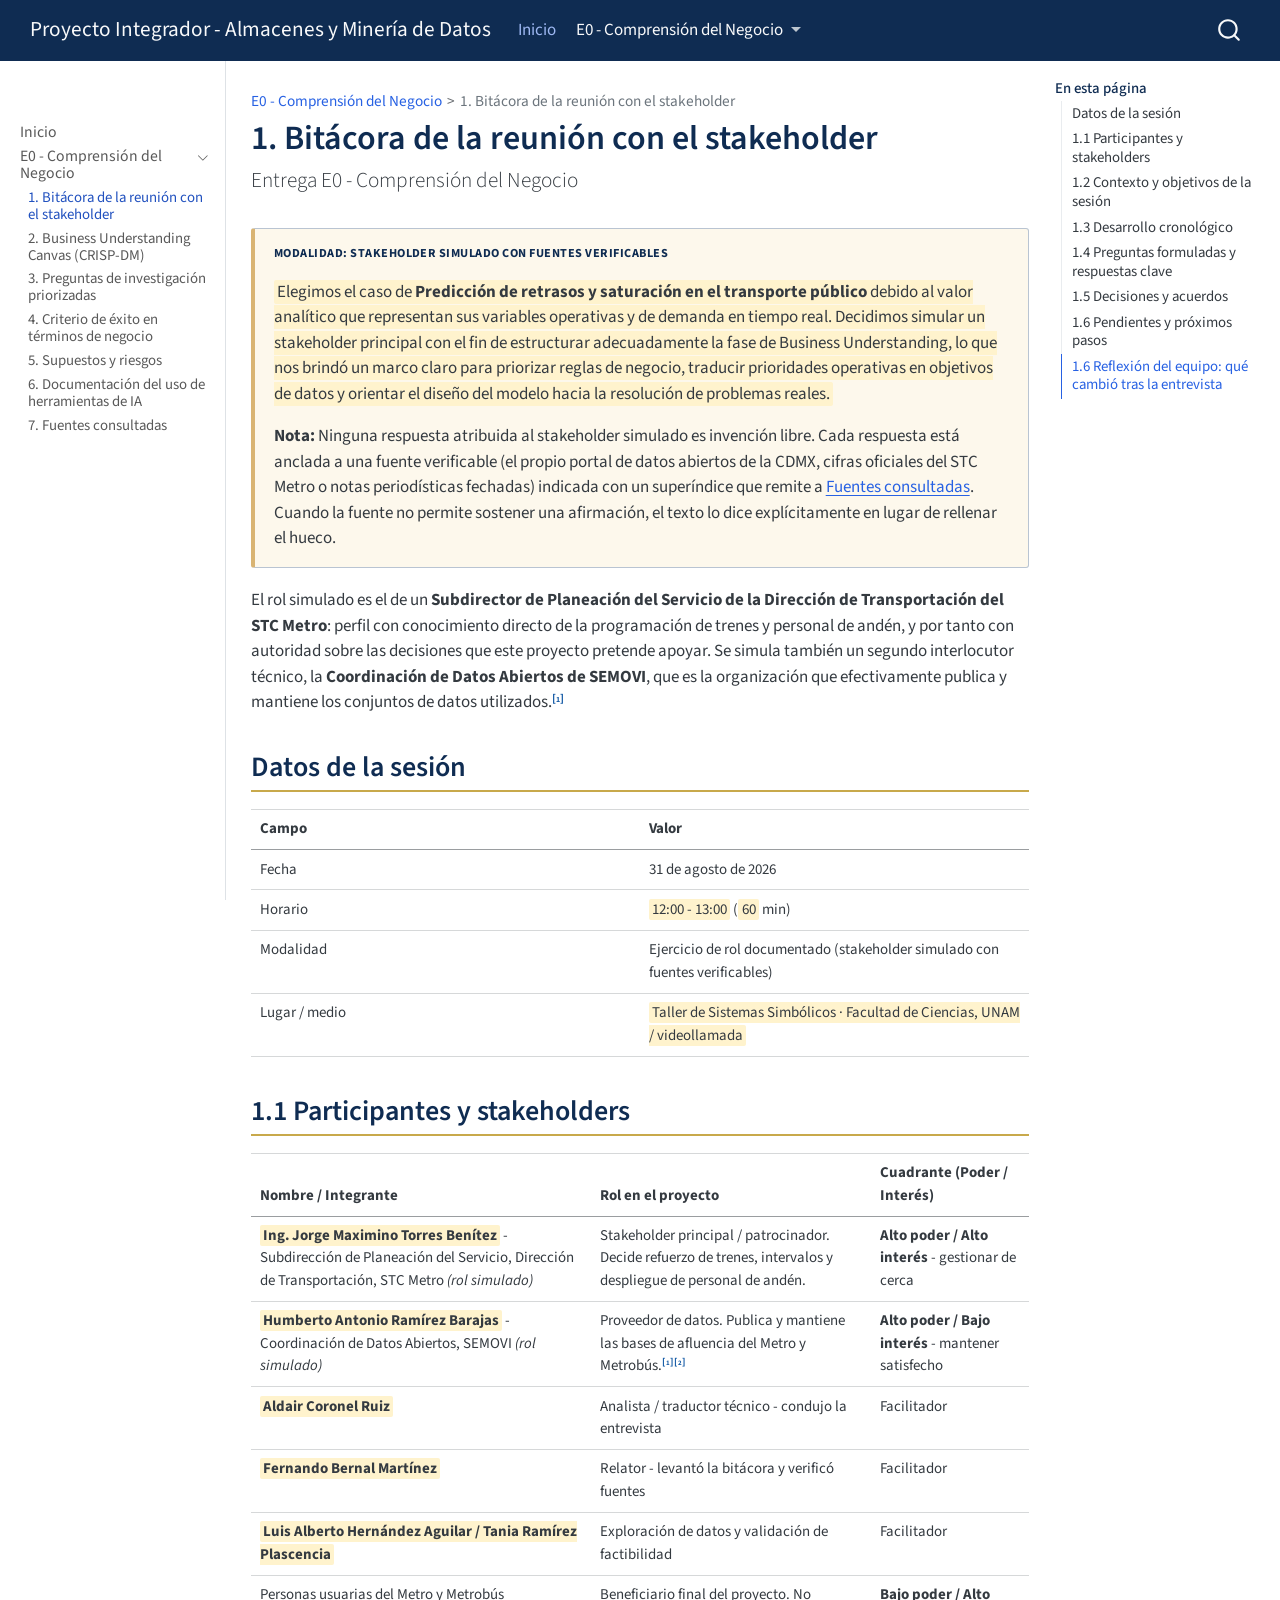
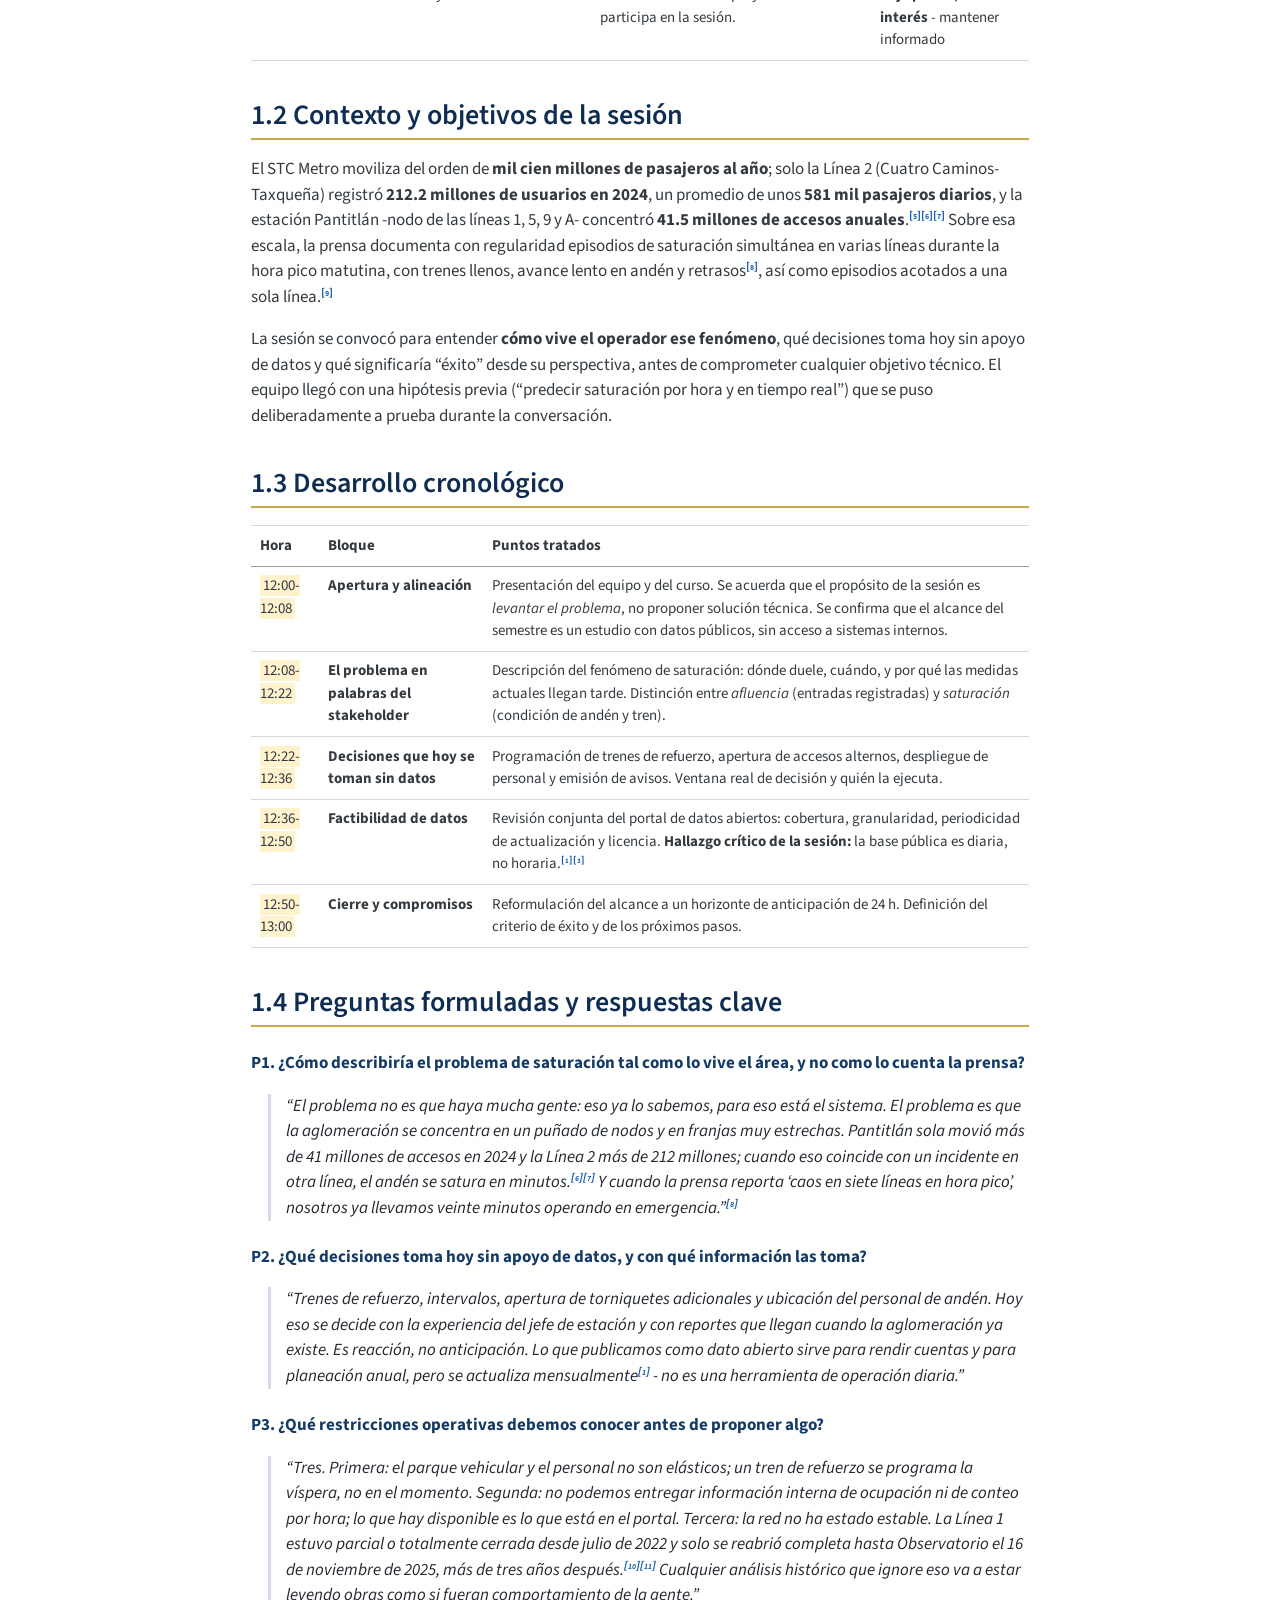
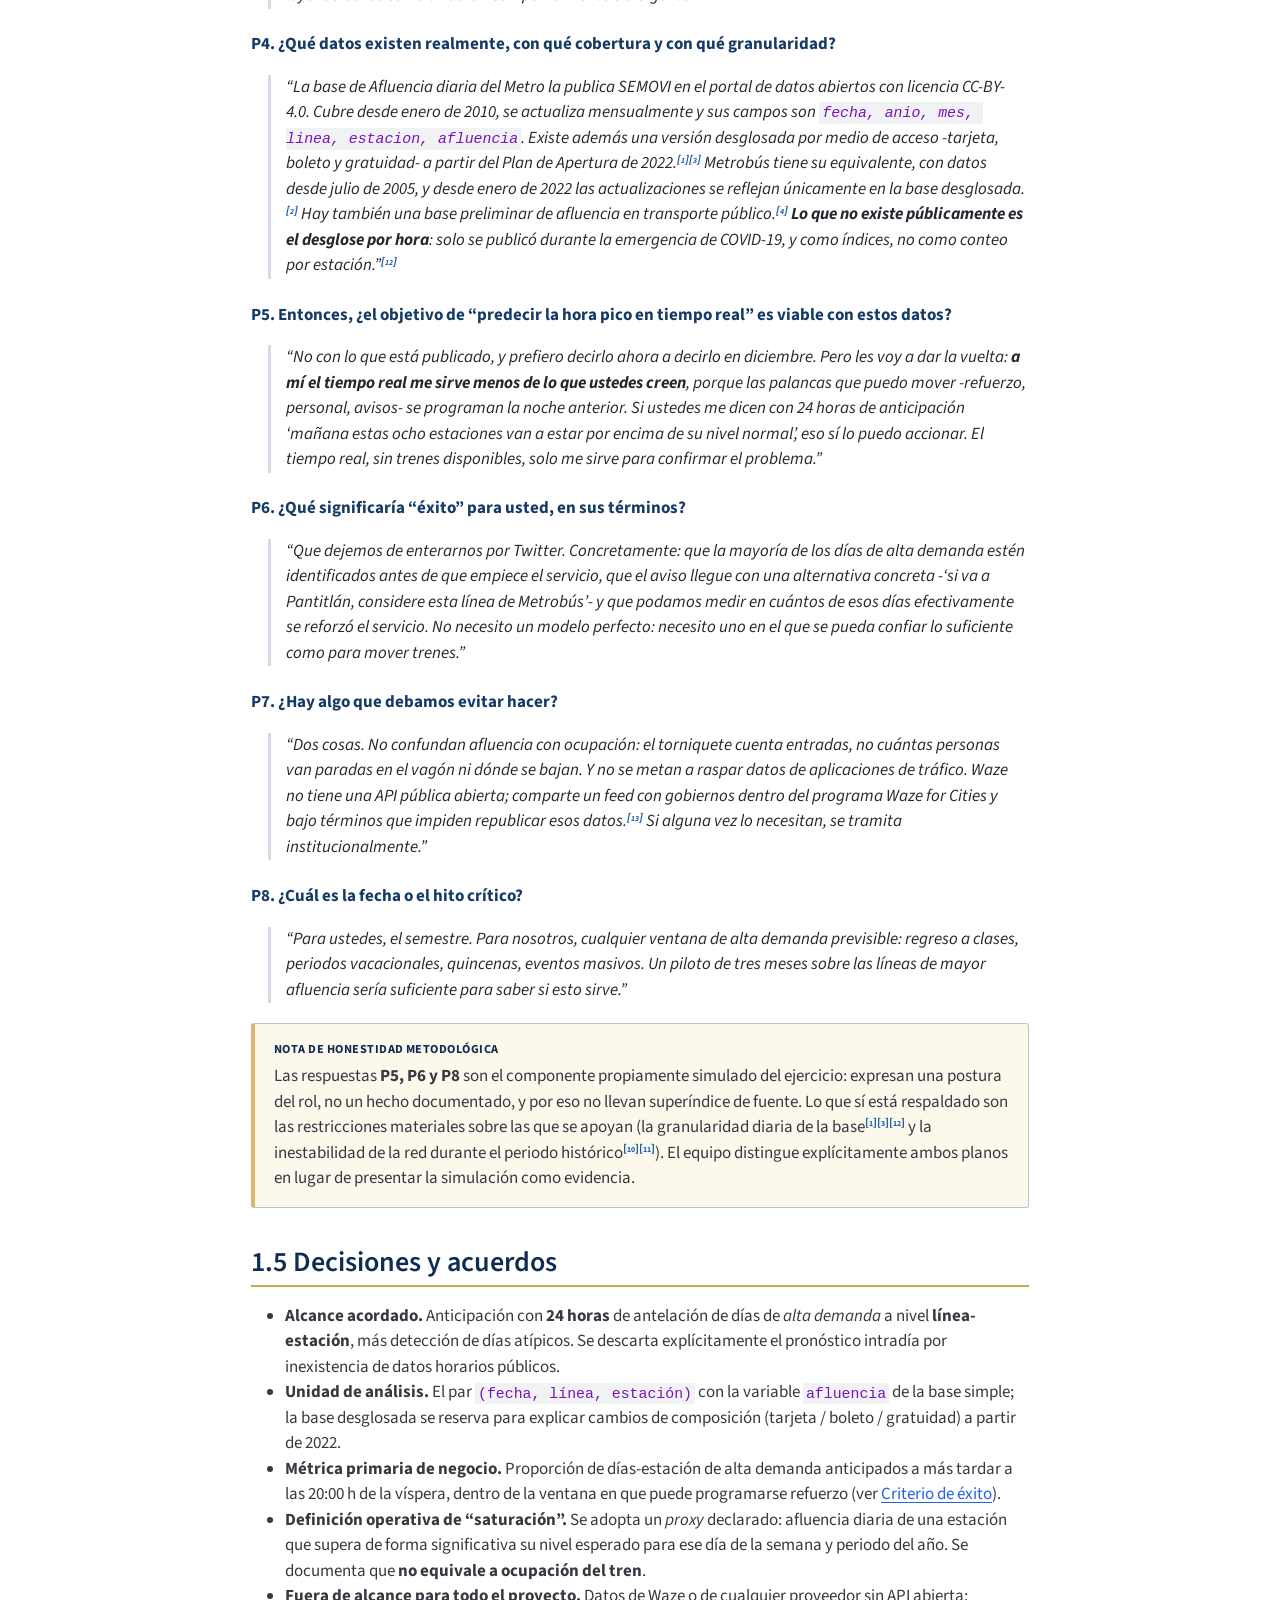
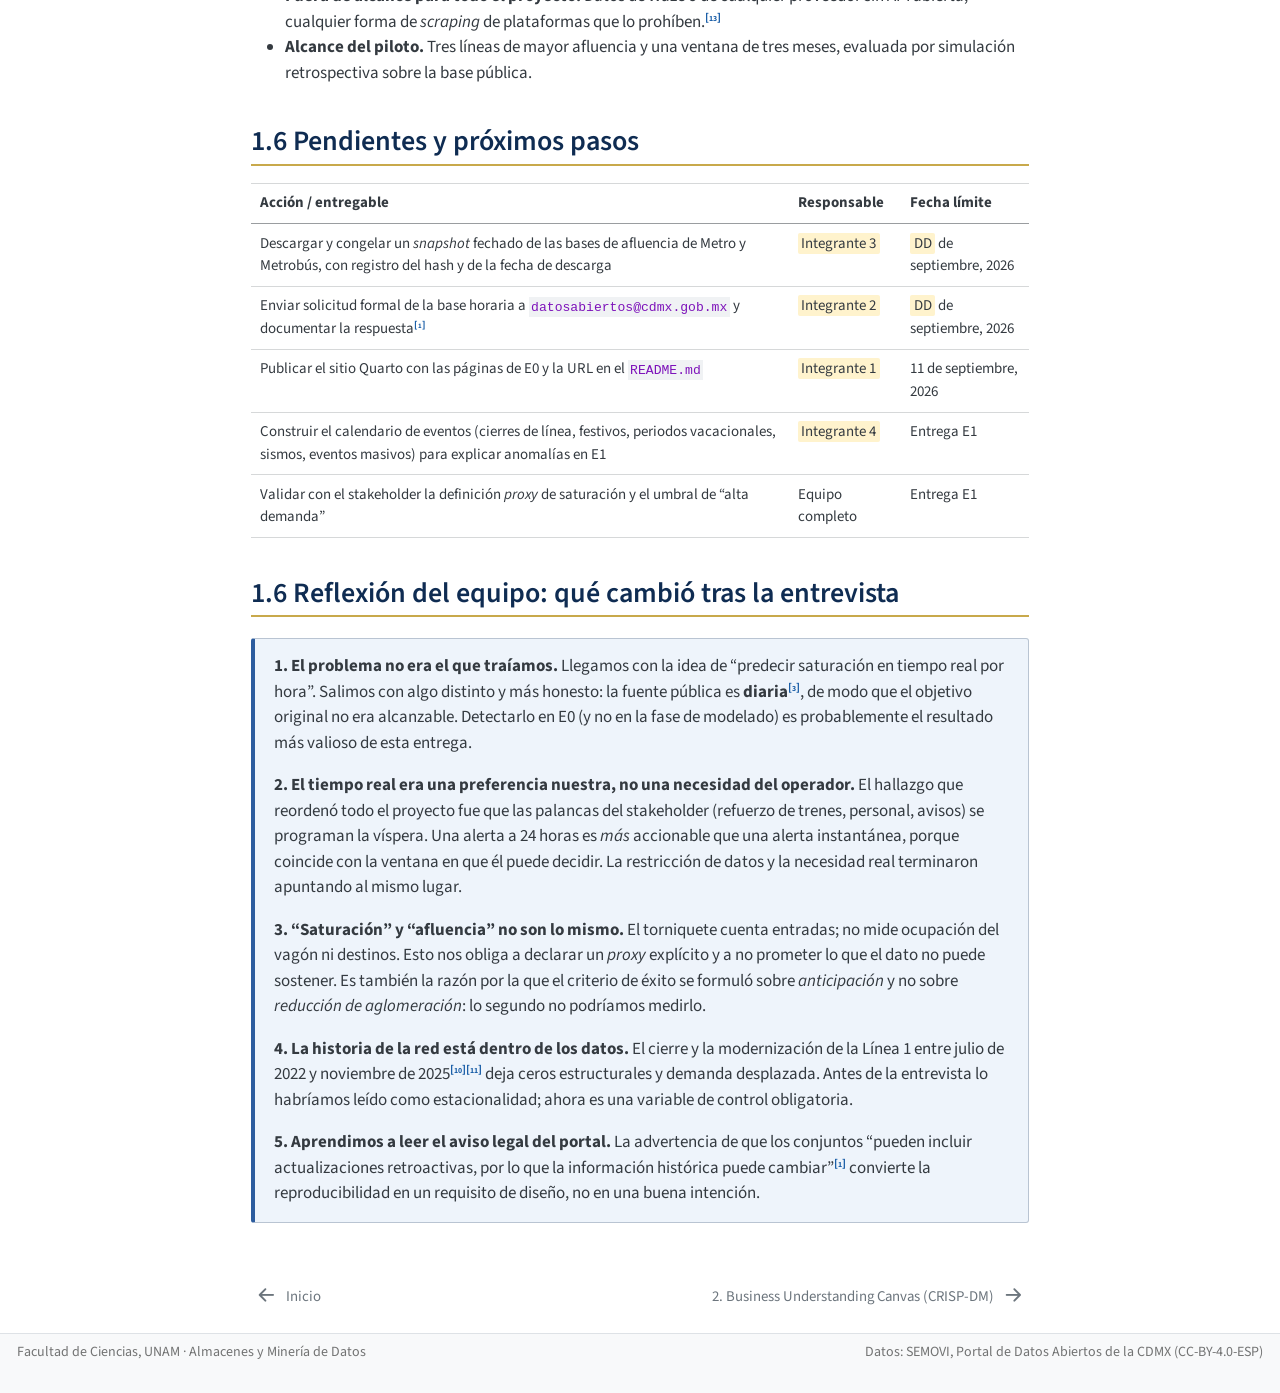
<file: docs/entregas/E0_comprension_negocio/bitacora.html>
<!DOCTYPE html>
<html xmlns="http://www.w3.org/1999/xhtml" lang="es" xml:lang="es"><head>

<meta charset="utf-8">
<meta name="generator" content="quarto-1.10.18">

<meta name="viewport" content="width=device-width, initial-scale=1.0, user-scalable=yes">


<title>1. Bitácora de la reunión con el stakeholder – Proyecto Integrador - Almacenes y Minería de Datos</title>
<style>
/* Default styles provided by pandoc.
** See https://pandoc.org/MANUAL.html#variables-for-html for config info.
*/
span.smallcaps{font-variant: small-caps;}
div.columns{display: flex; gap: 1.5em;}
div.column{flex: auto;}
@media screen {
div.columns{gap: min(4vw, 1.5em);}
div.column{overflow-x: auto;}
}
div.hanging-indent{margin-left: 1.5em; text-indent: -1.5em;}
ul.task-list{list-style: none;}
ul.task-list li input[type="checkbox"] {
  width: 0.8em;
  margin: 0 0.8em 0.2em -1em; /* quarto-specific, see https://github.com/quarto-dev/quarto-cli/issues/4556 */ 
  vertical-align: middle;
}
</style>


<script src="../../site_libs/quarto-nav/quarto-nav.js"></script>
<script src="../../site_libs/quarto-nav/headroom.min.js"></script>
<script src="../../site_libs/clipboard/clipboard.min.js"></script>
<script src="../../site_libs/quarto-search/autocomplete.umd.js"></script>
<script src="../../site_libs/quarto-search/fuse.min.js"></script>
<script src="../../site_libs/quarto-search/quarto-search.js"></script>
<meta name="quarto:offset" content="../../">
<link href="../../entregas/E0_comprension_negocio/canvas.html" rel="next">
<link href="../../index.html" rel="prev">
<script src="../../site_libs/quarto-html/quarto.js" type="module"></script>
<script src="../../site_libs/quarto-html/tabsets/tabsets.js" type="module"></script>
<script src="../../site_libs/quarto-html/popper.min.js"></script>
<script src="../../site_libs/quarto-html/tippy.umd.min.js"></script>
<script src="../../site_libs/quarto-html/anchor.min.js"></script>
<link href="../../site_libs/quarto-html/tippy.css" rel="stylesheet">
<link href="../../site_libs/quarto-html/quarto-syntax-highlighting-64a204ab8560d761af7679ceaba22944.css" rel="stylesheet" id="quarto-text-highlighting-styles">
<script src="../../site_libs/bootstrap/bootstrap.min.js"></script>
<link href="../../site_libs/bootstrap/bootstrap-icons.css" rel="stylesheet">
<link href="../../site_libs/bootstrap/bootstrap-2872b74859edab0a5977011198608f8f.min.css" rel="stylesheet" append-hash="true" id="quarto-bootstrap" data-mode="light">
<script id="quarto-search-options" type="application/json">{
  "location": "navbar",
  "copy-button": false,
  "collapse-after": 3,
  "panel-placement": "end",
  "type": "overlay",
  "limit": 50,
  "keyboard-shortcut": [
    "f",
    "/",
    "s"
  ],
  "show-item-context": false,
  "language": {
    "search-no-results-text": "No se han encontrado resultados",
    "search-matching-documents-text": "documentos encontrados",
    "search-copy-link-title": "Copiar el enlace en la búsqueda",
    "search-hide-matches-text": "Ocultar resultados adicionales",
    "search-more-match-text": "resultado adicional en este documento",
    "search-more-matches-text": "resultados adicionales en este documento",
    "search-clear-button-title": "Borrar",
    "search-text-placeholder": "",
    "search-detached-cancel-button-title": "Cancelar",
    "search-submit-button-title": "Enviar",
    "search-label": "Buscar"
  }
}</script>
<style>html{ scroll-behavior: smooth; }</style>


<link rel="stylesheet" href="../../styles.css">
</head>

<body class="nav-sidebar docked nav-fixed quarto-light">

<div id="quarto-search-results"></div>
  <header id="quarto-header" class="headroom fixed-top">
    <nav class="navbar navbar-expand-lg " data-bs-theme="dark">
      <div class="navbar-container container-fluid">
      <div class="navbar-brand-container mx-auto">
    <a class="navbar-brand" href="../../index.html">
    <span class="navbar-title">Proyecto Integrador - Almacenes y Minería de Datos</span>
    </a>
  </div>
            <div id="quarto-search" class="" title="Buscar"></div>
          <button class="navbar-toggler" type="button" data-bs-toggle="collapse" data-bs-target="#navbarCollapse" aria-controls="navbarCollapse" role="menu" aria-expanded="false" aria-label="Navegación de palanca" onclick="if (window.quartoToggleHeadroom) { window.quartoToggleHeadroom(); }">
  <span class="navbar-toggler-icon"></span>
</button>
          <div class="collapse navbar-collapse" id="navbarCollapse">
            <ul class="navbar-nav navbar-nav-scroll me-auto">
  <li class="nav-item">
    <a class="nav-link active" href="../../index.html" aria-current="page"> 
<span class="menu-text">Inicio</span></a>
  </li>  
  <li class="nav-item dropdown ">
    <a class="nav-link dropdown-toggle" href="#" id="nav-menu-e0---comprensión-del-negocio" role="link" data-bs-toggle="dropdown" aria-expanded="false">
 <span class="menu-text">E0 - Comprensión del Negocio</span>
    </a>
    <ul class="dropdown-menu" aria-labelledby="nav-menu-e0---comprensión-del-negocio">    
        <li>
    <a class="dropdown-item" href="../../entregas/E0_comprension_negocio/bitacora.html">
 <span class="dropdown-text">1. Bitácora del stakeholder</span></a>
  </li>  
        <li>
    <a class="dropdown-item" href="../../entregas/E0_comprension_negocio/canvas.html">
 <span class="dropdown-text">2. Business Understanding Canvas</span></a>
  </li>  
        <li>
    <a class="dropdown-item" href="../../entregas/E0_comprension_negocio/preguntas.html">
 <span class="dropdown-text">3. Preguntas de investigación</span></a>
  </li>  
        <li>
    <a class="dropdown-item" href="../../entregas/E0_comprension_negocio/criterio_exito.html">
 <span class="dropdown-text">4. Criterio de éxito</span></a>
  </li>  
        <li>
    <a class="dropdown-item" href="../../entregas/E0_comprension_negocio/riesgos_supuestos.html">
 <span class="dropdown-text">5. Supuestos y riesgos</span></a>
  </li>  
        <li><hr class="dropdown-divider"></li>
        <li>
    <a class="dropdown-item" href="../../entregas/E0_comprension_negocio/uso_ia.html">
 <span class="dropdown-text">6. Uso de herramientas de IA</span></a>
  </li>  
        <li>
    <a class="dropdown-item" href="../../entregas/E0_comprension_negocio/fuentes.html">
 <span class="dropdown-text">7. Fuentes consultadas</span></a>
  </li>  
    </ul>
  </li>
</ul>
          </div> <!-- /navcollapse -->
            <div class="quarto-navbar-tools">
</div>
      </div> <!-- /container-fluid -->
    </nav>
  <nav class="quarto-secondary-nav">
    <div class="container-fluid d-flex">
      <button type="button" class="quarto-btn-toggle btn" data-bs-toggle="collapse" role="button" data-bs-target=".quarto-sidebar-collapse-item" aria-controls="quarto-sidebar" aria-expanded="false" aria-label="Alternar barra lateral" onclick="if (window.quartoToggleHeadroom) { window.quartoToggleHeadroom(); }">
        <i class="bi bi-layout-text-sidebar-reverse"></i>
      </button>
        <nav class="quarto-page-breadcrumbs" aria-label="breadcrumb"><ol class="breadcrumb"><li class="breadcrumb-item"><a href="../../entregas/E0_comprension_negocio/bitacora.html">E0 - Comprensión del Negocio</a></li><li class="breadcrumb-item"><a href="../../entregas/E0_comprension_negocio/bitacora.html">1. Bitácora de la reunión con el stakeholder</a></li></ol></nav>
        <a class="flex-grow-1" role="navigation" data-bs-toggle="collapse" data-bs-target=".quarto-sidebar-collapse-item" aria-controls="quarto-sidebar" aria-expanded="false" aria-label="Alternar barra lateral" onclick="if (window.quartoToggleHeadroom) { window.quartoToggleHeadroom(); }">      
        </a>
      <button type="button" class="btn quarto-search-button" aria-label="Buscar" onclick="window.quartoOpenSearch();">
        <i class="bi bi-search"></i>
      </button>
    </div>
  </nav>
</header>
<!-- content -->
<div id="quarto-content" class="quarto-container page-columns page-rows-contents page-layout-article page-navbar">
<!-- sidebar -->
  <nav id="quarto-sidebar" class="sidebar collapse collapse-horizontal quarto-sidebar-collapse-item sidebar-navigation docked overflow-auto">
        <div class="mt-2 flex-shrink-0 align-items-center">
        <div class="sidebar-search">
        <div id="quarto-search" class="" title="Buscar"></div>
        </div>
        </div>
    <div class="sidebar-menu-container"> 
    <ul class="list-unstyled mt-1">
        <li class="sidebar-item">
  <div class="sidebar-item-container"> 
  <a href="../../index.html" class="sidebar-item-text sidebar-link">
 <span class="menu-text">Inicio</span></a>
  </div>
</li>
        <li class="sidebar-item sidebar-item-section">
      <div class="sidebar-item-container"> 
            <a class="sidebar-item-text sidebar-link text-start" data-bs-toggle="collapse" data-bs-target="#quarto-sidebar-section-1" role="navigation" aria-expanded="true">
 <span class="menu-text">E0 - Comprensión del Negocio</span></a>
          <a class="sidebar-item-toggle text-start" data-bs-toggle="collapse" data-bs-target="#quarto-sidebar-section-1" role="navigation" aria-expanded="true" aria-label="Alternar sección">
            <i class="bi bi-chevron-right ms-2"></i>
          </a> 
      </div>
      <ul id="quarto-sidebar-section-1" class="collapse list-unstyled sidebar-section depth1 show">  
          <li class="sidebar-item">
  <div class="sidebar-item-container"> 
  <a href="../../entregas/E0_comprension_negocio/bitacora.html" class="sidebar-item-text sidebar-link active">
 <span class="menu-text">1. Bitácora de la reunión con el stakeholder</span></a>
  </div>
</li>
          <li class="sidebar-item">
  <div class="sidebar-item-container"> 
  <a href="../../entregas/E0_comprension_negocio/canvas.html" class="sidebar-item-text sidebar-link">
 <span class="menu-text">2. Business Understanding Canvas (CRISP-DM)</span></a>
  </div>
</li>
          <li class="sidebar-item">
  <div class="sidebar-item-container"> 
  <a href="../../entregas/E0_comprension_negocio/preguntas.html" class="sidebar-item-text sidebar-link">
 <span class="menu-text">3. Preguntas de investigación priorizadas</span></a>
  </div>
</li>
          <li class="sidebar-item">
  <div class="sidebar-item-container"> 
  <a href="../../entregas/E0_comprension_negocio/criterio_exito.html" class="sidebar-item-text sidebar-link">
 <span class="menu-text">4. Criterio de éxito en términos de negocio</span></a>
  </div>
</li>
          <li class="sidebar-item">
  <div class="sidebar-item-container"> 
  <a href="../../entregas/E0_comprension_negocio/riesgos_supuestos.html" class="sidebar-item-text sidebar-link">
 <span class="menu-text">5. Supuestos y riesgos</span></a>
  </div>
</li>
          <li class="sidebar-item">
  <div class="sidebar-item-container"> 
  <a href="../../entregas/E0_comprension_negocio/uso_ia.html" class="sidebar-item-text sidebar-link">
 <span class="menu-text">6. Documentación del uso de herramientas de IA</span></a>
  </div>
</li>
          <li class="sidebar-item">
  <div class="sidebar-item-container"> 
  <a href="../../entregas/E0_comprension_negocio/fuentes.html" class="sidebar-item-text sidebar-link">
 <span class="menu-text">7. Fuentes consultadas</span></a>
  </div>
</li>
      </ul>
  </li>
    </ul>
    </div>
</nav>
<div id="quarto-sidebar-glass" class="quarto-sidebar-collapse-item" data-bs-toggle="collapse" data-bs-target=".quarto-sidebar-collapse-item"></div>
<!-- margin-sidebar -->
    <div id="quarto-margin-sidebar" class="sidebar margin-sidebar">
        <nav id="TOC" role="doc-toc" class="toc-active">
    <h2 id="toc-title">En esta página</h2>
   
  <ul>
  <li><a href="#datos-de-la-sesión" id="toc-datos-de-la-sesión" class="nav-link active" data-scroll-target="#datos-de-la-sesión">Datos de la sesión</a></li>
  <li><a href="#participantes-y-stakeholders" id="toc-participantes-y-stakeholders" class="nav-link" data-scroll-target="#participantes-y-stakeholders">1.1 Participantes y stakeholders</a></li>
  <li><a href="#contexto-y-objetivos-de-la-sesión" id="toc-contexto-y-objetivos-de-la-sesión" class="nav-link" data-scroll-target="#contexto-y-objetivos-de-la-sesión">1.2 Contexto y objetivos de la sesión</a></li>
  <li><a href="#desarrollo-cronológico" id="toc-desarrollo-cronológico" class="nav-link" data-scroll-target="#desarrollo-cronológico">1.3 Desarrollo cronológico</a></li>
  <li><a href="#preguntas-formuladas-y-respuestas-clave" id="toc-preguntas-formuladas-y-respuestas-clave" class="nav-link" data-scroll-target="#preguntas-formuladas-y-respuestas-clave">1.4 Preguntas formuladas y respuestas clave</a></li>
  <li><a href="#decisiones-y-acuerdos" id="toc-decisiones-y-acuerdos" class="nav-link" data-scroll-target="#decisiones-y-acuerdos">1.5 Decisiones y acuerdos</a></li>
  <li><a href="#pendientes-y-próximos-pasos" id="toc-pendientes-y-próximos-pasos" class="nav-link" data-scroll-target="#pendientes-y-próximos-pasos">1.6 Pendientes y próximos pasos</a></li>
  <li><a href="#reflexión-del-equipo-qué-cambió-tras-la-entrevista" id="toc-reflexión-del-equipo-qué-cambió-tras-la-entrevista" class="nav-link" data-scroll-target="#reflexión-del-equipo-qué-cambió-tras-la-entrevista">1.6 Reflexión del equipo: qué cambió tras la entrevista</a></li>
  </ul>
</nav>
    </div>
<!-- main -->
<main class="content" id="quarto-document-content">

<header id="title-block-header" class="quarto-title-block default"><nav class="quarto-page-breadcrumbs quarto-title-breadcrumbs d-none d-lg-block" aria-label="breadcrumb"><ol class="breadcrumb"><li class="breadcrumb-item"><a href="../../entregas/E0_comprension_negocio/bitacora.html">E0 - Comprensión del Negocio</a></li><li class="breadcrumb-item"><a href="../../entregas/E0_comprension_negocio/bitacora.html">1. Bitácora de la reunión con el stakeholder</a></li></ol></nav>
<div class="quarto-title">
<h1 class="title">1. Bitácora de la reunión con el stakeholder</h1>
<p class="subtitle lead">Entrega E0 - Comprensión del Negocio</p>
</div>



<div class="quarto-title-meta">

    
  
    
  </div>
  


</header>


<div class="caja caja-aviso">
<p><span class="etiqueta">Modalidad: stakeholder simulado con fuentes verificables</span></p>
<p><span class="todo">Elegimos el caso de <strong>Predicción de retrasos y saturación en el transporte público</strong> debido al valor analítico que representan sus variables operativas y de demanda en tiempo real. Decidimos simular un stakeholder principal con el fin de estructurar adecuadamente la fase de Business Understanding, lo que nos brindó un marco claro para priorizar reglas de negocio, traducir prioridades operativas en objetivos de datos y orientar el diseño del modelo hacia la resolución de problemas reales.</span></p>
<p><strong>Nota:</strong> Ninguna respuesta atribuida al stakeholder simulado es invención libre. Cada respuesta está anclada a una fuente verificable (el propio portal de datos abiertos de la CDMX, cifras oficiales del STC Metro o notas periodísticas fechadas) indicada con un superíndice que remite a <a href="../../entregas/E0_comprension_negocio/fuentes.html">Fuentes consultadas</a>. Cuando la fuente no permite sostener una afirmación, el texto lo dice explícitamente en lugar de rellenar el hueco.</p>
</div>
<p>El rol simulado es el de un <strong>Subdirector de Planeación del Servicio de la Dirección de Transportación del STC Metro</strong>: perfil con conocimiento directo de la programación de trenes y personal de andén, y por tanto con autoridad sobre las decisiones que este proyecto pretende apoyar. Se simula también un segundo interlocutor técnico, la <strong>Coordinación de Datos Abiertos de SEMOVI</strong>, que es la organización que efectivamente publica y mantiene los conjuntos de datos utilizados.<sup class="f">[<a href="../../entregas/E0_comprension_negocio/fuentes.html#f1">1</a>]</sup></p>
<section id="datos-de-la-sesión" class="level2">
<h2 class="anchored" data-anchor-id="datos-de-la-sesión">Datos de la sesión</h2>
<table class="caption-top table">
<colgroup>
<col style="width: 50%">
<col style="width: 50%">
</colgroup>
<thead>
<tr class="header">
<th>Campo</th>
<th>Valor</th>
</tr>
</thead>
<tbody>
<tr class="odd">
<td>Fecha</td>
<td>31 de agosto de 2026</td>
</tr>
<tr class="even">
<td>Horario</td>
<td><span class="todo">12:00 - 13:00</span> (<span class="todo">60</span> min)</td>
</tr>
<tr class="odd">
<td>Modalidad</td>
<td>Ejercicio de rol documentado (stakeholder simulado con fuentes verificables)</td>
</tr>
<tr class="even">
<td>Lugar / medio</td>
<td><span class="todo">Taller de Sistemas Simbólicos · Facultad de Ciencias, UNAM / videollamada</span></td>
</tr>
</tbody>
</table>
</section>
<section id="participantes-y-stakeholders" class="level2">
<h2 class="anchored" data-anchor-id="participantes-y-stakeholders">1.1 Participantes y stakeholders</h2>
<table class="caption-top table">
<thead>
<tr class="header">
<th>Nombre / Integrante</th>
<th>Rol en el proyecto</th>
<th>Cuadrante (Poder / Interés)</th>
</tr>
</thead>
<tbody>
<tr class="odd">
<td><strong><span class="todo">Ing. Jorge Maximino Torres Benítez</span></strong> - Subdirección de Planeación del Servicio, Dirección de Transportación, STC Metro <em>(rol simulado)</em></td>
<td>Stakeholder principal / patrocinador. Decide refuerzo de trenes, intervalos y despliegue de personal de andén.</td>
<td><strong>Alto poder / Alto interés</strong> - gestionar de cerca</td>
</tr>
<tr class="even">
<td><strong><span class="todo">Humberto Antonio Ramírez Barajas</span></strong> - Coordinación de Datos Abiertos, SEMOVI <em>(rol simulado)</em></td>
<td>Proveedor de datos. Publica y mantiene las bases de afluencia del Metro y Metrobús.<sup class="f">[<a href="../../entregas/E0_comprension_negocio/fuentes.html#f1">1</a>][<a href="../../entregas/E0_comprension_negocio/fuentes.html#f2">2</a>]</sup></td>
<td><strong>Alto poder / Bajo interés</strong> - mantener satisfecho</td>
</tr>
<tr class="odd">
<td><strong><span class="todo">Aldair Coronel Ruiz</span></strong></td>
<td>Analista / traductor técnico - condujo la entrevista</td>
<td>Facilitador</td>
</tr>
<tr class="even">
<td><strong><span class="todo">Fernando Bernal Martínez</span></strong></td>
<td>Relator - levantó la bitácora y verificó fuentes</td>
<td>Facilitador</td>
</tr>
<tr class="odd">
<td><strong><span class="todo">Luis Alberto Hernández Aguilar / Tania Ramírez Plascencia</span></strong></td>
<td>Exploración de datos y validación de factibilidad</td>
<td>Facilitador</td>
</tr>
<tr class="even">
<td>Personas usuarias del Metro y Metrobús</td>
<td>Beneficiario final del proyecto. No participa en la sesión.</td>
<td><strong>Bajo poder / Alto interés</strong> - mantener informado</td>
</tr>
</tbody>
</table>
</section>
<section id="contexto-y-objetivos-de-la-sesión" class="level2">
<h2 class="anchored" data-anchor-id="contexto-y-objetivos-de-la-sesión">1.2 Contexto y objetivos de la sesión</h2>
<p>El STC Metro moviliza del orden de <strong>mil cien millones de pasajeros al año</strong>; solo la Línea 2 (Cuatro Caminos-Taxqueña) registró <strong>212.2 millones de usuarios en 2024</strong>, un promedio de unos <strong>581 mil pasajeros diarios</strong>, y la estación Pantitlán -nodo de las líneas 1, 5, 9 y A- concentró <strong>41.5 millones de accesos anuales</strong>.<sup class="f">[<a href="../../entregas/E0_comprension_negocio/fuentes.html#f5">5</a>][<a href="../../entregas/E0_comprension_negocio/fuentes.html#f6">6</a>][<a href="../../entregas/E0_comprension_negocio/fuentes.html#f7">7</a>]</sup> Sobre esa escala, la prensa documenta con regularidad episodios de saturación simultánea en varias líneas durante la hora pico matutina, con trenes llenos, avance lento en andén y retrasos<sup class="f">[<a href="../../entregas/E0_comprension_negocio/fuentes.html#f8">8</a>]</sup>, así como episodios acotados a una sola línea.<sup class="f">[<a href="../../entregas/E0_comprension_negocio/fuentes.html#f9">9</a>]</sup></p>
<p>La sesión se convocó para entender <strong>cómo vive el operador ese fenómeno</strong>, qué decisiones toma hoy sin apoyo de datos y qué significaría “éxito” desde su perspectiva, antes de comprometer cualquier objetivo técnico. El equipo llegó con una hipótesis previa (“predecir saturación por hora y en tiempo real”) que se puso deliberadamente a prueba durante la conversación.</p>
</section>
<section id="desarrollo-cronológico" class="level2">
<h2 class="anchored" data-anchor-id="desarrollo-cronológico">1.3 Desarrollo cronológico</h2>
<table class="caption-top table">
<thead>
<tr class="header">
<th>Hora</th>
<th>Bloque</th>
<th>Puntos tratados</th>
</tr>
</thead>
<tbody>
<tr class="odd">
<td><span class="todo">12:00-12:08</span></td>
<td><strong>Apertura y alineación</strong></td>
<td>Presentación del equipo y del curso. Se acuerda que el propósito de la sesión es <em>levantar el problema</em>, no proponer solución técnica. Se confirma que el alcance del semestre es un estudio con datos públicos, sin acceso a sistemas internos.</td>
</tr>
<tr class="even">
<td><span class="todo">12:08-12:22</span></td>
<td><strong>El problema en palabras del stakeholder</strong></td>
<td>Descripción del fenómeno de saturación: dónde duele, cuándo, y por qué las medidas actuales llegan tarde. Distinción entre <em>afluencia</em> (entradas registradas) y <em>saturación</em> (condición de andén y tren).</td>
</tr>
<tr class="odd">
<td><span class="todo">12:22-12:36</span></td>
<td><strong>Decisiones que hoy se toman sin datos</strong></td>
<td>Programación de trenes de refuerzo, apertura de accesos alternos, despliegue de personal y emisión de avisos. Ventana real de decisión y quién la ejecuta.</td>
</tr>
<tr class="even">
<td><span class="todo">12:36-12:50</span></td>
<td><strong>Factibilidad de datos</strong></td>
<td>Revisión conjunta del portal de datos abiertos: cobertura, granularidad, periodicidad de actualización y licencia. <strong>Hallazgo crítico de la sesión:</strong> la base pública es diaria, no horaria.<sup class="f">[<a href="../../entregas/E0_comprension_negocio/fuentes.html#f1">1</a>][<a href="../../entregas/E0_comprension_negocio/fuentes.html#f3">3</a>]</sup></td>
</tr>
<tr class="odd">
<td><span class="todo">12:50-13:00</span></td>
<td><strong>Cierre y compromisos</strong></td>
<td>Reformulación del alcance a un horizonte de anticipación de 24 h. Definición del criterio de éxito y de los próximos pasos.</td>
</tr>
</tbody>
</table>
</section>
<section id="preguntas-formuladas-y-respuestas-clave" class="level2">
<h2 class="anchored" data-anchor-id="preguntas-formuladas-y-respuestas-clave">1.4 Preguntas formuladas y respuestas clave</h2>
<div class="pregunta">
<p>P1. ¿Cómo describiría el problema de saturación tal como lo vive el área, y no como lo cuenta la prensa?</p>
</div>
<div class="respuesta">
<p>“El problema no es que haya mucha gente: eso ya lo sabemos, para eso está el sistema. El problema es que la aglomeración se concentra en un puñado de nodos y en franjas muy estrechas. Pantitlán sola movió más de 41 millones de accesos en 2024 y la Línea 2 más de 212 millones; cuando eso coincide con un incidente en otra línea, el andén se satura en minutos.<sup class="f">[<a href="../../entregas/E0_comprension_negocio/fuentes.html#f6">6</a>][<a href="../../entregas/E0_comprension_negocio/fuentes.html#f7">7</a>]</sup> Y cuando la prensa reporta ‘caos en siete líneas en hora pico’, nosotros ya llevamos veinte minutos operando en emergencia.”<sup class="f">[<a href="../../entregas/E0_comprension_negocio/fuentes.html#f8">8</a>]</sup></p>
</div>
<div class="pregunta">
<p>P2. ¿Qué decisiones toma hoy sin apoyo de datos, y con qué información las toma?</p>
</div>
<div class="respuesta">
<p>“Trenes de refuerzo, intervalos, apertura de torniquetes adicionales y ubicación del personal de andén. Hoy eso se decide con la experiencia del jefe de estación y con reportes que llegan cuando la aglomeración ya existe. Es reacción, no anticipación. Lo que publicamos como dato abierto sirve para rendir cuentas y para planeación anual, pero se actualiza mensualmente<sup class="f">[<a href="../../entregas/E0_comprension_negocio/fuentes.html#f1">1</a>]</sup> - no es una herramienta de operación diaria.”</p>
</div>
<div class="pregunta">
<p>P3. ¿Qué restricciones operativas debemos conocer antes de proponer algo?</p>
</div>
<div class="respuesta">
<p>“Tres. Primera: el parque vehicular y el personal no son elásticos; un tren de refuerzo se programa la víspera, no en el momento. Segunda: no podemos entregar información interna de ocupación ni de conteo por hora; lo que hay disponible es lo que está en el portal. Tercera: la red no ha estado estable. La Línea 1 estuvo parcial o totalmente cerrada desde julio de 2022 y solo se reabrió completa hasta Observatorio el 16 de noviembre de 2025, más de tres años después.<sup class="f">[<a href="../../entregas/E0_comprension_negocio/fuentes.html#f10">10</a>][<a href="../../entregas/E0_comprension_negocio/fuentes.html#f11">11</a>]</sup> Cualquier análisis histórico que ignore eso va a estar leyendo obras como si fueran comportamiento de la gente.”</p>
</div>
<div class="pregunta">
<p>P4. ¿Qué datos existen realmente, con qué cobertura y con qué granularidad?</p>
</div>
<div class="respuesta">
<p>“La base de <em>Afluencia diaria del Metro</em> la publica SEMOVI en el portal de datos abiertos con licencia CC-BY-4.0. Cubre desde enero de 2010, se actualiza mensualmente y sus campos son <code>fecha, anio, mes, linea, estacion, afluencia</code>. Existe además una versión desglosada por medio de acceso -tarjeta, boleto y gratuidad- a partir del Plan de Apertura de 2022.<sup class="f">[<a href="../../entregas/E0_comprension_negocio/fuentes.html#f1">1</a>][<a href="../../entregas/E0_comprension_negocio/fuentes.html#f3">3</a>]</sup> Metrobús tiene su equivalente, con datos desde julio de 2005, y desde enero de 2022 las actualizaciones se reflejan únicamente en la base desglosada.<sup class="f">[<a href="../../entregas/E0_comprension_negocio/fuentes.html#f2">2</a>]</sup> Hay también una base preliminar de afluencia en transporte público.<sup class="f">[<a href="../../entregas/E0_comprension_negocio/fuentes.html#f4">4</a>]</sup> <strong>Lo que no existe públicamente es el desglose por hora</strong>: solo se publicó durante la emergencia de COVID-19, y como índices, no como conteo por estación.”<sup class="f">[<a href="../../entregas/E0_comprension_negocio/fuentes.html#f12">12</a>]</sup></p>
</div>
<div class="pregunta">
<p>P5. Entonces, ¿el objetivo de “predecir la hora pico en tiempo real” es viable con estos datos?</p>
</div>
<div class="respuesta">
<p>“No con lo que está publicado, y prefiero decirlo ahora a decirlo en diciembre. Pero les voy a dar la vuelta: <strong>a mí el tiempo real me sirve menos de lo que ustedes creen</strong>, porque las palancas que puedo mover -refuerzo, personal, avisos- se programan la noche anterior. Si ustedes me dicen con 24 horas de anticipación ‘mañana estas ocho estaciones van a estar por encima de su nivel normal’, eso sí lo puedo accionar. El tiempo real, sin trenes disponibles, solo me sirve para confirmar el problema.”</p>
</div>
<div class="pregunta">
<p>P6. ¿Qué significaría “éxito” para usted, en sus términos?</p>
</div>
<div class="respuesta">
<p>“Que dejemos de enterarnos por Twitter. Concretamente: que la mayoría de los días de alta demanda estén identificados <em>antes</em> de que empiece el servicio, que el aviso llegue con una alternativa concreta -‘si va a Pantitlán, considere esta línea de Metrobús’- y que podamos medir en cuántos de esos días efectivamente se reforzó el servicio. No necesito un modelo perfecto: necesito uno en el que se pueda confiar lo suficiente como para mover trenes.”</p>
</div>
<div class="pregunta">
<p>P7. ¿Hay algo que debamos evitar hacer?</p>
</div>
<div class="respuesta">
<p>“Dos cosas. No confundan afluencia con ocupación: el torniquete cuenta entradas, no cuántas personas van paradas en el vagón ni dónde se bajan. Y no se metan a raspar datos de aplicaciones de tráfico. Waze no tiene una API pública abierta; comparte un <em>feed</em> con gobiernos dentro del programa Waze for Cities y bajo términos que impiden republicar esos datos.<sup class="f">[<a href="../../entregas/E0_comprension_negocio/fuentes.html#f13">13</a>]</sup> Si alguna vez lo necesitan, se tramita institucionalmente.”</p>
</div>
<div class="pregunta">
<p>P8. ¿Cuál es la fecha o el hito crítico?</p>
</div>
<div class="respuesta">
<p>“Para ustedes, el semestre. Para nosotros, cualquier ventana de alta demanda previsible: regreso a clases, periodos vacacionales, quincenas, eventos masivos. Un piloto de tres meses sobre las líneas de mayor afluencia sería suficiente para saber si esto sirve.”</p>
</div>
<div class="caja caja-aviso">
<p><span class="etiqueta">Nota de honestidad metodológica</span> Las respuestas <strong>P5, P6 y P8</strong> son el componente propiamente simulado del ejercicio: expresan una postura del rol, no un hecho documentado, y por eso no llevan superíndice de fuente. Lo que sí está respaldado son las restricciones materiales sobre las que se apoyan (la granularidad diaria de la base<sup class="f">[<a href="../../entregas/E0_comprension_negocio/fuentes.html#f1">1</a>][<a href="../../entregas/E0_comprension_negocio/fuentes.html#f3">3</a>][<a href="../../entregas/E0_comprension_negocio/fuentes.html#f12">12</a>]</sup> y la inestabilidad de la red durante el periodo histórico<sup class="f">[<a href="../../entregas/E0_comprension_negocio/fuentes.html#f10">10</a>][<a href="../../entregas/E0_comprension_negocio/fuentes.html#f11">11</a>]</sup>). El equipo distingue explícitamente ambos planos en lugar de presentar la simulación como evidencia.</p>
</div>
</section>
<section id="decisiones-y-acuerdos" class="level2">
<h2 class="anchored" data-anchor-id="decisiones-y-acuerdos">1.5 Decisiones y acuerdos</h2>
<ul>
<li><strong>Alcance acordado.</strong> Anticipación con <strong>24 horas</strong> de antelación de días de <em>alta demanda</em> a nivel <strong>línea-estación</strong>, más detección de días atípicos. Se descarta explícitamente el pronóstico intradía por inexistencia de datos horarios públicos.</li>
<li><strong>Unidad de análisis.</strong> El par <code>(fecha, línea, estación)</code> con la variable <code>afluencia</code> de la base simple; la base desglosada se reserva para explicar cambios de composición (tarjeta / boleto / gratuidad) a partir de 2022.</li>
<li><strong>Métrica primaria de negocio.</strong> Proporción de días-estación de alta demanda anticipados a más tardar a las 20:00 h de la víspera, dentro de la ventana en que puede programarse refuerzo (ver <a href="../../entregas/E0_comprension_negocio/criterio_exito.html">Criterio de éxito</a>).</li>
<li><strong>Definición operativa de “saturación”.</strong> Se adopta un <em>proxy</em> declarado: afluencia diaria de una estación que supera de forma significativa su nivel esperado para ese día de la semana y periodo del año. Se documenta que <strong>no equivale a ocupación del tren</strong>.</li>
<li><strong>Fuera de alcance para todo el proyecto.</strong> Datos de Waze o de cualquier proveedor sin API abierta; cualquier forma de <em>scraping</em> de plataformas que lo prohíben.<sup class="f">[<a href="../../entregas/E0_comprension_negocio/fuentes.html#f13">13</a>]</sup></li>
<li><strong>Alcance del piloto.</strong> Tres líneas de mayor afluencia y una ventana de tres meses, evaluada por simulación retrospectiva sobre la base pública.</li>
</ul>
</section>
<section id="pendientes-y-próximos-pasos" class="level2">
<h2 class="anchored" data-anchor-id="pendientes-y-próximos-pasos">1.6 Pendientes y próximos pasos</h2>
<table class="caption-top table">
<thead>
<tr class="header">
<th>Acción / entregable</th>
<th>Responsable</th>
<th>Fecha límite</th>
</tr>
</thead>
<tbody>
<tr class="odd">
<td>Descargar y congelar un <em>snapshot</em> fechado de las bases de afluencia de Metro y Metrobús, con registro del hash y de la fecha de descarga</td>
<td><span class="todo">Integrante 3</span></td>
<td><span class="todo">DD</span> de septiembre, 2026</td>
</tr>
<tr class="even">
<td>Enviar solicitud formal de la base horaria a <code>datosabiertos@cdmx.gob.mx</code> y documentar la respuesta<sup class="f">[<a href="../../entregas/E0_comprension_negocio/fuentes.html#f1">1</a>]</sup></td>
<td><span class="todo">Integrante 2</span></td>
<td><span class="todo">DD</span> de septiembre, 2026</td>
</tr>
<tr class="odd">
<td>Publicar el sitio Quarto con las páginas de E0 y la URL en el <code>README.md</code></td>
<td><span class="todo">Integrante 1</span></td>
<td>11 de septiembre, 2026</td>
</tr>
<tr class="even">
<td>Construir el calendario de eventos (cierres de línea, festivos, periodos vacacionales, sismos, eventos masivos) para explicar anomalías en E1</td>
<td><span class="todo">Integrante 4</span></td>
<td>Entrega E1</td>
</tr>
<tr class="odd">
<td>Validar con el stakeholder la definición <em>proxy</em> de saturación y el umbral de “alta demanda”</td>
<td>Equipo completo</td>
<td>Entrega E1</td>
</tr>
</tbody>
</table>
</section>
<section id="reflexión-del-equipo-qué-cambió-tras-la-entrevista" class="level2">
<h2 class="anchored" data-anchor-id="reflexión-del-equipo-qué-cambió-tras-la-entrevista">1.6 Reflexión del equipo: qué cambió tras la entrevista</h2>
<div class="caja caja-clave">
<p><strong>1. El problema no era el que traíamos.</strong> Llegamos con la idea de “predecir saturación en tiempo real por hora”. Salimos con algo distinto y más honesto: la fuente pública es <strong>diaria</strong><sup class="f">[<a href="../../entregas/E0_comprension_negocio/fuentes.html#f3">3</a>]</sup>, de modo que el objetivo original no era alcanzable. Detectarlo en E0 (y no en la fase de modelado) es probablemente el resultado más valioso de esta entrega.</p>
<p><strong>2. El tiempo real era una preferencia nuestra, no una necesidad del operador.</strong> El hallazgo que reordenó todo el proyecto fue que las palancas del stakeholder (refuerzo de trenes, personal, avisos) se programan la víspera. Una alerta a 24 horas es <em>más</em> accionable que una alerta instantánea, porque coincide con la ventana en que él puede decidir. La restricción de datos y la necesidad real terminaron apuntando al mismo lugar.</p>
<p><strong>3. “Saturación” y “afluencia” no son lo mismo.</strong> El torniquete cuenta entradas; no mide ocupación del vagón ni destinos. Esto nos obliga a declarar un <em>proxy</em> explícito y a no prometer lo que el dato no puede sostener. Es también la razón por la que el criterio de éxito se formuló sobre <em>anticipación</em> y no sobre <em>reducción de aglomeración</em>: lo segundo no podríamos medirlo.</p>
<p><strong>4. La historia de la red está dentro de los datos.</strong> El cierre y la modernización de la Línea 1 entre julio de 2022 y noviembre de 2025<sup class="f">[<a href="../../entregas/E0_comprension_negocio/fuentes.html#f10">10</a>][<a href="../../entregas/E0_comprension_negocio/fuentes.html#f11">11</a>]</sup> deja ceros estructurales y demanda desplazada. Antes de la entrevista lo habríamos leído como estacionalidad; ahora es una variable de control obligatoria.</p>
<p><strong>5. Aprendimos a leer el aviso legal del portal.</strong> La advertencia de que los conjuntos “pueden incluir actualizaciones retroactivas, por lo que la información histórica puede cambiar”<sup class="f">[<a href="../../entregas/E0_comprension_negocio/fuentes.html#f1">1</a>]</sup> convierte la reproducibilidad en un requisito de diseño, no en una buena intención.</p>
</div>


</section>

<a onclick="window.scrollTo(0, 0); return false;" role="button" id="quarto-back-to-top"><i class="bi bi-arrow-up"></i> Volver arriba</a></main> <!-- /main -->
<script id="quarto-html-after-body" type="application/javascript">
  window.document.addEventListener("DOMContentLoaded", function (event) {
    const icon = "";
    const anchorJS = new window.AnchorJS();
    anchorJS.options = {
      placement: 'right',
      icon: icon
    };
    anchorJS.add('.anchored');
    const isCodeAnnotation = (el) => {
      for (const clz of el.classList) {
        if (clz.startsWith('code-annotation-')) {                     
          return true;
        }
      }
      return false;
    }
    const onCopySuccess = function(e) {
      // button target
      const button = e.trigger;
      // don't keep focus
      button.blur();
      // flash "checked"
      button.classList.add('code-copy-button-checked');
      var currentTitle = button.getAttribute("title");
      button.setAttribute("title", "Copiado");
      let tooltip;
      if (window.bootstrap) {
        button.setAttribute("data-bs-toggle", "tooltip");
        button.setAttribute("data-bs-placement", "left");
        button.setAttribute("data-bs-title", "Copiado");
        tooltip = new bootstrap.Tooltip(button, 
          { trigger: "manual", 
            customClass: "code-copy-button-tooltip",
            offset: [0, -8]});
        tooltip.show();    
      }
      setTimeout(function() {
        if (tooltip) {
          tooltip.hide();
          button.removeAttribute("data-bs-title");
          button.removeAttribute("data-bs-toggle");
          button.removeAttribute("data-bs-placement");
        }
        button.setAttribute("title", currentTitle);
        button.classList.remove('code-copy-button-checked');
      }, 1000);
      // clear code selection
      e.clearSelection();
    }
    const getTextToCopy = function(trigger) {
      const outerScaffold = trigger.parentElement.cloneNode(true);
      const codeEl = outerScaffold.querySelector('code');
      for (const childEl of codeEl.children) {
        if (isCodeAnnotation(childEl)) {
          childEl.remove();
        }
      }
      return codeEl.innerText;
    }
    const clipboard = new window.ClipboardJS('.code-copy-button:not([data-in-quarto-modal])', {
      text: getTextToCopy
    });
    clipboard.on('success', onCopySuccess);
    if (window.document.getElementById('quarto-embedded-source-code-modal')) {
      const clipboardModal = new window.ClipboardJS('.code-copy-button[data-in-quarto-modal]', {
        text: getTextToCopy,
        container: window.document.getElementById('quarto-embedded-source-code-modal')
      });
      clipboardModal.on('success', onCopySuccess);
    }
      var localhostRegex = new RegExp(/^(?:http|https):\/\/localhost\:?[0-9]*\//);
      var mailtoRegex = new RegExp(/^mailto:/);
        var filterRegex = new RegExp("https:\/\/fernando-bm\.github\.io\/Proyecto_Mineria_Datos");
      var isInternal = (href) => {
          return filterRegex.test(href) || localhostRegex.test(href) || mailtoRegex.test(href);
      }
      // Inspect non-navigation links and adorn them if external
     var links = window.document.querySelectorAll('a[href]:not(.nav-link):not(.navbar-brand):not(.toc-action):not(.sidebar-link):not(.sidebar-item-toggle):not(.pagination-link):not(.no-external):not([aria-hidden]):not(.dropdown-item):not(.quarto-navigation-tool):not(.about-link)');
      for (var i=0; i<links.length; i++) {
        const link = links[i];
        if (!isInternal(link.href)) {
          // undo the damage that might have been done by quarto-nav.js in the case of
          // links that we want to consider external
          if (link.dataset.originalHref !== undefined) {
            link.href = link.dataset.originalHref;
          }
            // target, if specified
            link.setAttribute("target", "_blank");
            if (link.getAttribute("rel") === null) {
              link.setAttribute("rel", "noopener");
            }
        }
      }
    function tippyHover(el, contentFn, onTriggerFn, onUntriggerFn) {
      const config = {
        allowHTML: true,
        maxWidth: 500,
        delay: 100,
        arrow: false,
        appendTo: function(el) {
            return el.parentElement;
        },
        interactive: true,
        interactiveBorder: 10,
        theme: 'quarto',
        placement: 'bottom-start',
      };
      if (contentFn) {
        config.content = contentFn;
      }
      if (onTriggerFn) {
        config.onTrigger = onTriggerFn;
      }
      if (onUntriggerFn) {
        config.onUntrigger = onUntriggerFn;
      }
      window.tippy(el, config); 
    }
    const noterefs = window.document.querySelectorAll('a[role="doc-noteref"]');
    for (var i=0; i<noterefs.length; i++) {
      const ref = noterefs[i];
      tippyHover(ref, function() {
        // use id or data attribute instead here
        let href = ref.getAttribute('data-footnote-href') || ref.getAttribute('href');
        try { href = new URL(href).hash; } catch {}
        const id = href.replace(/^#\/?/, "");
        const note = window.document.getElementById(id);
        if (note) {
          return note.innerHTML;
        } else {
          return "";
        }
      });
    }
    const xrefs = window.document.querySelectorAll('a.quarto-xref');
    const processXRef = (id, note) => {
      // Strip column container classes
      const stripColumnClz = (el) => {
        el.classList.remove("page-full", "page-columns");
        if (el.children) {
          for (const child of el.children) {
            stripColumnClz(child);
          }
        }
      }
      stripColumnClz(note)
      if (id === null || id.startsWith('sec-')) {
        // Special case sections, only their first couple elements
        const container = document.createElement("div");
        if (note.children && note.children.length > 2) {
          container.appendChild(note.children[0].cloneNode(true));
          for (let i = 1; i < note.children.length; i++) {
            const child = note.children[i];
            if (child.tagName === "P" && child.innerText === "") {
              continue;
            } else {
              container.appendChild(child.cloneNode(true));
              break;
            }
          }
          if (window.Quarto?.typesetMath) {
            window.Quarto.typesetMath(container);
          }
          return container.innerHTML
        } else {
          if (window.Quarto?.typesetMath) {
            window.Quarto.typesetMath(note);
          }
          return note.innerHTML;
        }
      } else {
        // Remove any anchor links if they are present
        const anchorLink = note.querySelector('a.anchorjs-link');
        if (anchorLink) {
          anchorLink.remove();
        }
        if (window.Quarto?.typesetMath) {
          window.Quarto.typesetMath(note);
        }
        if (note.classList.contains("callout")) {
          return note.outerHTML;
        } else {
          return note.innerHTML;
        }
      }
    }
    for (var i=0; i<xrefs.length; i++) {
      const xref = xrefs[i];
      tippyHover(xref, undefined, function(instance) {
        instance.disable();
        let url = xref.getAttribute('href');
        let hash = undefined; 
        if (url.startsWith('#')) {
          hash = url;
        } else {
          try { hash = new URL(url).hash; } catch {}
        }
        if (hash) {
          const id = hash.replace(/^#\/?/, "");
          const note = window.document.getElementById(id);
          if (note !== null) {
            try {
              const html = processXRef(id, note.cloneNode(true));
              instance.setContent(html);
            } finally {
              instance.enable();
              instance.show();
            }
          } else {
            // See if we can fetch this
            fetch(url.split('#')[0])
            .then(res => res.text())
            .then(html => {
              const parser = new DOMParser();
              const htmlDoc = parser.parseFromString(html, "text/html");
              const note = htmlDoc.getElementById(id);
              if (note !== null) {
                const html = processXRef(id, note);
                instance.setContent(html);
              } 
            }).finally(() => {
              instance.enable();
              instance.show();
            });
          }
        } else {
          // See if we can fetch a full url (with no hash to target)
          // This is a special case and we should probably do some content thinning / targeting
          fetch(url)
          .then(res => res.text())
          .then(html => {
            const parser = new DOMParser();
            const htmlDoc = parser.parseFromString(html, "text/html");
            const note = htmlDoc.querySelector('main.content');
            if (note !== null) {
              // This should only happen for chapter cross references
              // (since there is no id in the URL)
              // remove the first header
              if (note.children.length > 0 && note.children[0].tagName === "HEADER") {
                note.children[0].remove();
              }
              const html = processXRef(null, note);
              instance.setContent(html);
            } 
          }).finally(() => {
            instance.enable();
            instance.show();
          });
        }
      }, function(instance) {
      });
    }
        let selectedAnnoteEl;
        const selectorForAnnotation = ( cell, annotation) => {
          let cellAttr = 'data-code-cell="' + cell + '"';
          let lineAttr = 'data-code-annotation="' +  annotation + '"';
          const selector = 'span[' + cellAttr + '][' + lineAttr + ']';
          return selector;
        }
        const selectCodeLines = (annoteEl) => {
          const doc = window.document;
          const targetCell = annoteEl.getAttribute("data-target-cell");
          const targetAnnotation = annoteEl.getAttribute("data-target-annotation");
          const annoteSpan = window.document.querySelector(selectorForAnnotation(targetCell, targetAnnotation));
          const lines = annoteSpan.getAttribute("data-code-lines").split(",");
          const lineIds = lines.map((line) => {
            return targetCell + "-" + line;
          })
          let top = null;
          let height = null;
          let parent = null;
          if (lineIds.length > 0) {
              //compute the position of the single el (top and bottom and make a div)
              const el = window.document.getElementById(lineIds[0]);
              top = el.offsetTop;
              height = el.offsetHeight;
              parent = el.parentElement.parentElement;
            if (lineIds.length > 1) {
              const lastEl = window.document.getElementById(lineIds[lineIds.length - 1]);
              const bottom = lastEl.offsetTop + lastEl.offsetHeight;
              height = bottom - top;
            }
            if (top !== null && height !== null && parent !== null) {
              // cook up a div (if necessary) and position it 
              let div = window.document.getElementById("code-annotation-line-highlight");
              if (div === null) {
                div = window.document.createElement("div");
                div.setAttribute("id", "code-annotation-line-highlight");
                div.style.position = 'absolute';
                parent.appendChild(div);
              }
              div.style.top = top - 2 + "px";
              div.style.height = height + 4 + "px";
              div.style.left = 0;
              let gutterDiv = window.document.getElementById("code-annotation-line-highlight-gutter");
              if (gutterDiv === null) {
                gutterDiv = window.document.createElement("div");
                gutterDiv.setAttribute("id", "code-annotation-line-highlight-gutter");
                gutterDiv.style.position = 'absolute';
                const codeCell = window.document.getElementById(targetCell);
                const gutter = codeCell.querySelector('.code-annotation-gutter');
                gutter.appendChild(gutterDiv);
              }
              gutterDiv.style.top = top - 2 + "px";
              gutterDiv.style.height = height + 4 + "px";
            }
            selectedAnnoteEl = annoteEl;
          }
        };
        const unselectCodeLines = () => {
          const elementsIds = ["code-annotation-line-highlight", "code-annotation-line-highlight-gutter"];
          elementsIds.forEach((elId) => {
            const div = window.document.getElementById(elId);
            if (div) {
              div.remove();
            }
          });
          selectedAnnoteEl = undefined;
        };
          // Handle positioning of the toggle
      window.addEventListener(
        "resize",
        throttle(() => {
          elRect = undefined;
          if (selectedAnnoteEl) {
            selectCodeLines(selectedAnnoteEl);
          }
        }, 10)
      );
      function throttle(fn, ms) {
      let throttle = false;
      let timer;
        return (...args) => {
          if(!throttle) { // first call gets through
              fn.apply(this, args);
              throttle = true;
          } else { // all the others get throttled
              if(timer) clearTimeout(timer); // cancel #2
              timer = setTimeout(() => {
                fn.apply(this, args);
                timer = throttle = false;
              }, ms);
          }
        };
      }
        // Attach click handler to the DT
        const annoteDls = window.document.querySelectorAll('dt[data-target-cell]');
        for (const annoteDlNode of annoteDls) {
          annoteDlNode.addEventListener('click', (event) => {
            const clickedEl = event.target;
            if (clickedEl !== selectedAnnoteEl) {
              unselectCodeLines();
              const activeEl = window.document.querySelector('dt[data-target-cell].code-annotation-active');
              if (activeEl) {
                activeEl.classList.remove('code-annotation-active');
              }
              selectCodeLines(clickedEl);
              clickedEl.classList.add('code-annotation-active');
            } else {
              // Unselect the line
              unselectCodeLines();
              clickedEl.classList.remove('code-annotation-active');
            }
          });
        }
    const findCites = (el) => {
      const parentEl = el.parentElement;
      if (parentEl) {
        const cites = parentEl.dataset.cites;
        if (cites) {
          return {
            el,
            cites: cites.split(' ')
          };
        } else {
          return findCites(el.parentElement)
        }
      } else {
        return undefined;
      }
    };
    var bibliorefs = window.document.querySelectorAll('a[role="doc-biblioref"]');
    for (var i=0; i<bibliorefs.length; i++) {
      const ref = bibliorefs[i];
      const citeInfo = findCites(ref);
      if (citeInfo) {
        tippyHover(citeInfo.el, function() {
          var popup = window.document.createElement('div');
          citeInfo.cites.forEach(function(cite) {
            var citeDiv = window.document.createElement('div');
            citeDiv.classList.add('hanging-indent');
            citeDiv.classList.add('csl-entry');
            var biblioDiv = window.document.getElementById('ref-' + cite);
            if (biblioDiv) {
              citeDiv.innerHTML = biblioDiv.innerHTML;
            }
            popup.appendChild(citeDiv);
          });
          return popup.innerHTML;
        });
      }
    }
  });
  </script>
<nav class="page-navigation">
  <div class="nav-page nav-page-previous">
      <a href="../../index.html" class="pagination-link" aria-label="Inicio">
        <i class="bi bi-arrow-left-short"></i> <span class="nav-page-text">Inicio</span>
      </a>          
  </div>
  <div class="nav-page nav-page-next">
      <a href="../../entregas/E0_comprension_negocio/canvas.html" class="pagination-link" aria-label="2. Business Understanding Canvas (CRISP-DM)">
        <span class="nav-page-text">2. Business Understanding Canvas (CRISP-DM)</span> <i class="bi bi-arrow-right-short"></i>
      </a>
  </div>
</nav>
</div> <!-- /content -->
<footer class="footer">
  <div class="nav-footer">
    <div class="nav-footer-left">
<p>Facultad de Ciencias, UNAM · Almacenes y Minería de Datos</p>
</div>   
    <div class="nav-footer-center">
      &nbsp;
    </div>
    <div class="nav-footer-right">
<p>Datos: SEMOVI, Portal de Datos Abiertos de la CDMX (CC-BY-4.0-ESP)</p>
</div>
  </div>
</footer>




<script src="../../site_libs/quarto-html/zenscroll-min.js"></script>
</body></html>
</file>
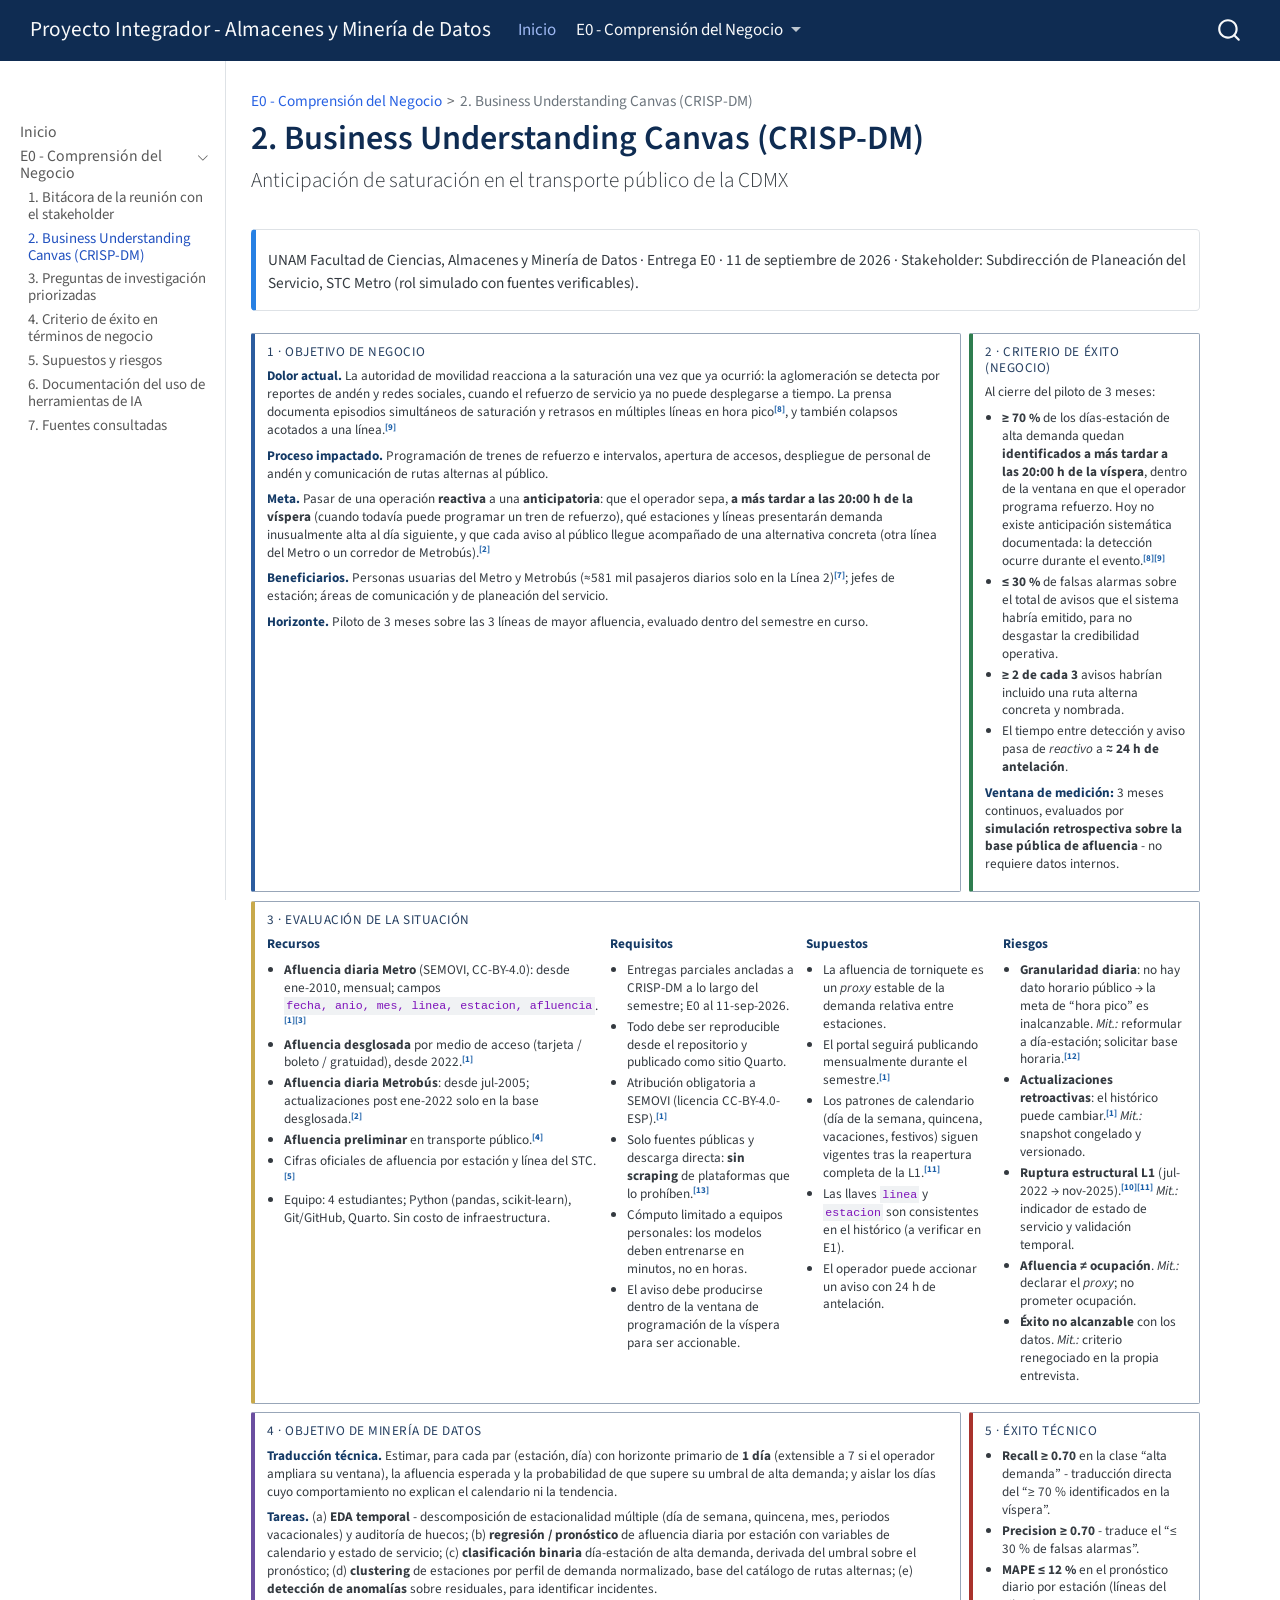
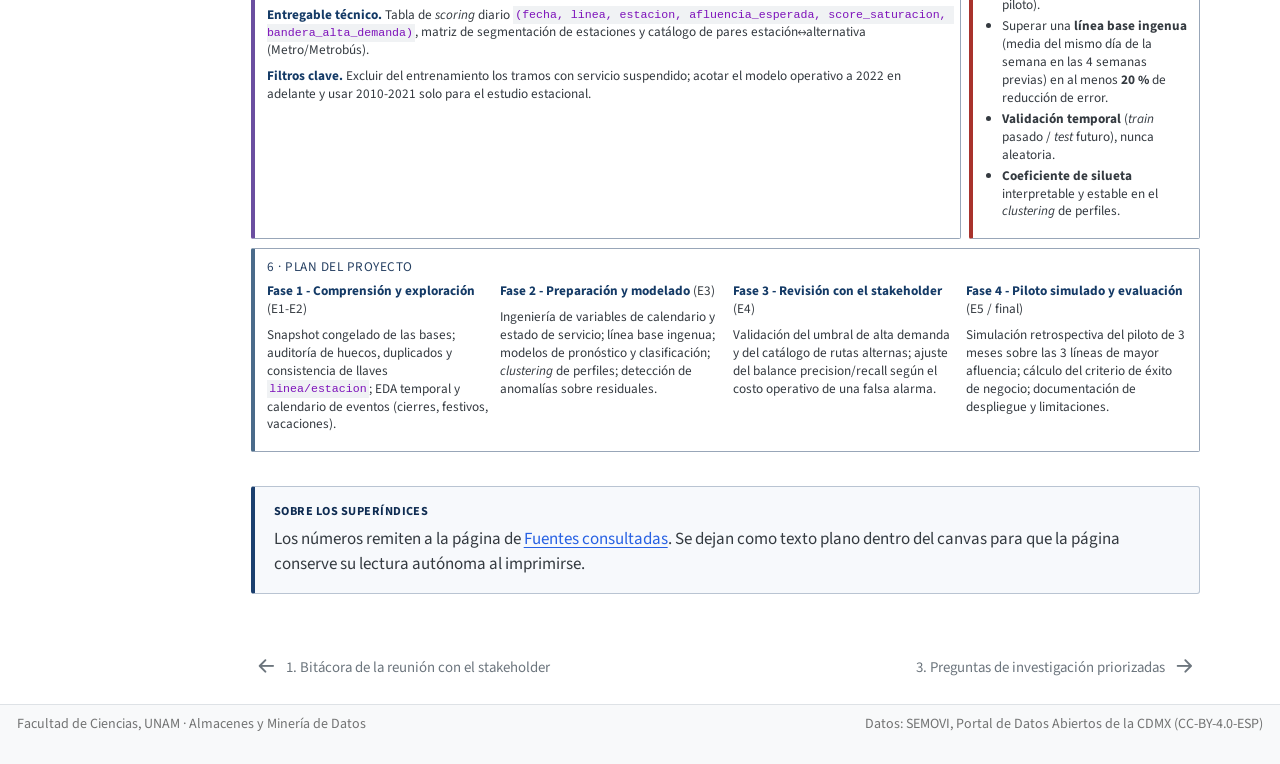
<file: docs/entregas/E0_comprension_negocio/canvas.html>
<!DOCTYPE html>
<html xmlns="http://www.w3.org/1999/xhtml" lang="es" xml:lang="es"><head>

<meta charset="utf-8">
<meta name="generator" content="quarto-1.10.18">

<meta name="viewport" content="width=device-width, initial-scale=1.0, user-scalable=yes">


<title>2. Business Understanding Canvas (CRISP-DM) – Proyecto Integrador - Almacenes y Minería de Datos</title>
<style>
/* Default styles provided by pandoc.
** See https://pandoc.org/MANUAL.html#variables-for-html for config info.
*/
span.smallcaps{font-variant: small-caps;}
div.columns{display: flex; gap: 1.5em;}
div.column{flex: auto;}
@media screen {
div.columns{gap: min(4vw, 1.5em);}
div.column{overflow-x: auto;}
}
div.hanging-indent{margin-left: 1.5em; text-indent: -1.5em;}
ul.task-list{list-style: none;}
ul.task-list li input[type="checkbox"] {
  width: 0.8em;
  margin: 0 0.8em 0.2em -1em; /* quarto-specific, see https://github.com/quarto-dev/quarto-cli/issues/4556 */ 
  vertical-align: middle;
}
</style>


<script src="../../site_libs/quarto-nav/quarto-nav.js"></script>
<script src="../../site_libs/quarto-nav/headroom.min.js"></script>
<script src="../../site_libs/clipboard/clipboard.min.js"></script>
<script src="../../site_libs/quarto-search/autocomplete.umd.js"></script>
<script src="../../site_libs/quarto-search/fuse.min.js"></script>
<script src="../../site_libs/quarto-search/quarto-search.js"></script>
<meta name="quarto:offset" content="../../">
<link href="../../entregas/E0_comprension_negocio/preguntas.html" rel="next">
<link href="../../entregas/E0_comprension_negocio/bitacora.html" rel="prev">
<script src="../../site_libs/quarto-html/quarto.js" type="module"></script>
<script src="../../site_libs/quarto-html/tabsets/tabsets.js" type="module"></script>
<script src="../../site_libs/quarto-html/popper.min.js"></script>
<script src="../../site_libs/quarto-html/tippy.umd.min.js"></script>
<script src="../../site_libs/quarto-html/anchor.min.js"></script>
<link href="../../site_libs/quarto-html/tippy.css" rel="stylesheet">
<link href="../../site_libs/quarto-html/quarto-syntax-highlighting-64a204ab8560d761af7679ceaba22944.css" rel="stylesheet" id="quarto-text-highlighting-styles">
<script src="../../site_libs/bootstrap/bootstrap.min.js"></script>
<link href="../../site_libs/bootstrap/bootstrap-icons.css" rel="stylesheet">
<link href="../../site_libs/bootstrap/bootstrap-2872b74859edab0a5977011198608f8f.min.css" rel="stylesheet" append-hash="true" id="quarto-bootstrap" data-mode="light">
<script id="quarto-search-options" type="application/json">{
  "location": "navbar",
  "copy-button": false,
  "collapse-after": 3,
  "panel-placement": "end",
  "type": "overlay",
  "limit": 50,
  "keyboard-shortcut": [
    "f",
    "/",
    "s"
  ],
  "show-item-context": false,
  "language": {
    "search-no-results-text": "No se han encontrado resultados",
    "search-matching-documents-text": "documentos encontrados",
    "search-copy-link-title": "Copiar el enlace en la búsqueda",
    "search-hide-matches-text": "Ocultar resultados adicionales",
    "search-more-match-text": "resultado adicional en este documento",
    "search-more-matches-text": "resultados adicionales en este documento",
    "search-clear-button-title": "Borrar",
    "search-text-placeholder": "",
    "search-detached-cancel-button-title": "Cancelar",
    "search-submit-button-title": "Enviar",
    "search-label": "Buscar"
  }
}</script>
<style>html{ scroll-behavior: smooth; }</style>


<link rel="stylesheet" href="../../styles.css">
</head>

<body class="nav-sidebar docked nav-fixed fullcontent quarto-light">

<div id="quarto-search-results"></div>
  <header id="quarto-header" class="headroom fixed-top">
    <nav class="navbar navbar-expand-lg " data-bs-theme="dark">
      <div class="navbar-container container-fluid">
      <div class="navbar-brand-container mx-auto">
    <a class="navbar-brand" href="../../index.html">
    <span class="navbar-title">Proyecto Integrador - Almacenes y Minería de Datos</span>
    </a>
  </div>
            <div id="quarto-search" class="" title="Buscar"></div>
          <button class="navbar-toggler" type="button" data-bs-toggle="collapse" data-bs-target="#navbarCollapse" aria-controls="navbarCollapse" role="menu" aria-expanded="false" aria-label="Navegación de palanca" onclick="if (window.quartoToggleHeadroom) { window.quartoToggleHeadroom(); }">
  <span class="navbar-toggler-icon"></span>
</button>
          <div class="collapse navbar-collapse" id="navbarCollapse">
            <ul class="navbar-nav navbar-nav-scroll me-auto">
  <li class="nav-item">
    <a class="nav-link active" href="../../index.html" aria-current="page"> 
<span class="menu-text">Inicio</span></a>
  </li>  
  <li class="nav-item dropdown ">
    <a class="nav-link dropdown-toggle" href="#" id="nav-menu-e0---comprensión-del-negocio" role="link" data-bs-toggle="dropdown" aria-expanded="false">
 <span class="menu-text">E0 - Comprensión del Negocio</span>
    </a>
    <ul class="dropdown-menu" aria-labelledby="nav-menu-e0---comprensión-del-negocio">    
        <li>
    <a class="dropdown-item" href="../../entregas/E0_comprension_negocio/bitacora.html">
 <span class="dropdown-text">1. Bitácora del stakeholder</span></a>
  </li>  
        <li>
    <a class="dropdown-item" href="../../entregas/E0_comprension_negocio/canvas.html">
 <span class="dropdown-text">2. Business Understanding Canvas</span></a>
  </li>  
        <li>
    <a class="dropdown-item" href="../../entregas/E0_comprension_negocio/preguntas.html">
 <span class="dropdown-text">3. Preguntas de investigación</span></a>
  </li>  
        <li>
    <a class="dropdown-item" href="../../entregas/E0_comprension_negocio/criterio_exito.html">
 <span class="dropdown-text">4. Criterio de éxito</span></a>
  </li>  
        <li>
    <a class="dropdown-item" href="../../entregas/E0_comprension_negocio/riesgos_supuestos.html">
 <span class="dropdown-text">5. Supuestos y riesgos</span></a>
  </li>  
        <li><hr class="dropdown-divider"></li>
        <li>
    <a class="dropdown-item" href="../../entregas/E0_comprension_negocio/uso_ia.html">
 <span class="dropdown-text">6. Uso de herramientas de IA</span></a>
  </li>  
        <li>
    <a class="dropdown-item" href="../../entregas/E0_comprension_negocio/fuentes.html">
 <span class="dropdown-text">7. Fuentes consultadas</span></a>
  </li>  
    </ul>
  </li>
</ul>
          </div> <!-- /navcollapse -->
            <div class="quarto-navbar-tools">
</div>
      </div> <!-- /container-fluid -->
    </nav>
  <nav class="quarto-secondary-nav">
    <div class="container-fluid d-flex">
      <button type="button" class="quarto-btn-toggle btn" data-bs-toggle="collapse" role="button" data-bs-target=".quarto-sidebar-collapse-item" aria-controls="quarto-sidebar" aria-expanded="false" aria-label="Alternar barra lateral" onclick="if (window.quartoToggleHeadroom) { window.quartoToggleHeadroom(); }">
        <i class="bi bi-layout-text-sidebar-reverse"></i>
      </button>
        <nav class="quarto-page-breadcrumbs" aria-label="breadcrumb"><ol class="breadcrumb"><li class="breadcrumb-item"><a href="../../entregas/E0_comprension_negocio/bitacora.html">E0 - Comprensión del Negocio</a></li><li class="breadcrumb-item"><a href="../../entregas/E0_comprension_negocio/canvas.html">2. Business Understanding Canvas (CRISP-DM)</a></li></ol></nav>
        <a class="flex-grow-1" role="navigation" data-bs-toggle="collapse" data-bs-target=".quarto-sidebar-collapse-item" aria-controls="quarto-sidebar" aria-expanded="false" aria-label="Alternar barra lateral" onclick="if (window.quartoToggleHeadroom) { window.quartoToggleHeadroom(); }">      
        </a>
      <button type="button" class="btn quarto-search-button" aria-label="Buscar" onclick="window.quartoOpenSearch();">
        <i class="bi bi-search"></i>
      </button>
    </div>
  </nav>
</header>
<!-- content -->
<div id="quarto-content" class="quarto-container page-columns page-rows-contents page-layout-article page-navbar">
<!-- sidebar -->
  <nav id="quarto-sidebar" class="sidebar collapse collapse-horizontal quarto-sidebar-collapse-item sidebar-navigation docked overflow-auto">
        <div class="mt-2 flex-shrink-0 align-items-center">
        <div class="sidebar-search">
        <div id="quarto-search" class="" title="Buscar"></div>
        </div>
        </div>
    <div class="sidebar-menu-container"> 
    <ul class="list-unstyled mt-1">
        <li class="sidebar-item">
  <div class="sidebar-item-container"> 
  <a href="../../index.html" class="sidebar-item-text sidebar-link">
 <span class="menu-text">Inicio</span></a>
  </div>
</li>
        <li class="sidebar-item sidebar-item-section">
      <div class="sidebar-item-container"> 
            <a class="sidebar-item-text sidebar-link text-start" data-bs-toggle="collapse" data-bs-target="#quarto-sidebar-section-1" role="navigation" aria-expanded="true">
 <span class="menu-text">E0 - Comprensión del Negocio</span></a>
          <a class="sidebar-item-toggle text-start" data-bs-toggle="collapse" data-bs-target="#quarto-sidebar-section-1" role="navigation" aria-expanded="true" aria-label="Alternar sección">
            <i class="bi bi-chevron-right ms-2"></i>
          </a> 
      </div>
      <ul id="quarto-sidebar-section-1" class="collapse list-unstyled sidebar-section depth1 show">  
          <li class="sidebar-item">
  <div class="sidebar-item-container"> 
  <a href="../../entregas/E0_comprension_negocio/bitacora.html" class="sidebar-item-text sidebar-link">
 <span class="menu-text">1. Bitácora de la reunión con el stakeholder</span></a>
  </div>
</li>
          <li class="sidebar-item">
  <div class="sidebar-item-container"> 
  <a href="../../entregas/E0_comprension_negocio/canvas.html" class="sidebar-item-text sidebar-link active">
 <span class="menu-text">2. Business Understanding Canvas (CRISP-DM)</span></a>
  </div>
</li>
          <li class="sidebar-item">
  <div class="sidebar-item-container"> 
  <a href="../../entregas/E0_comprension_negocio/preguntas.html" class="sidebar-item-text sidebar-link">
 <span class="menu-text">3. Preguntas de investigación priorizadas</span></a>
  </div>
</li>
          <li class="sidebar-item">
  <div class="sidebar-item-container"> 
  <a href="../../entregas/E0_comprension_negocio/criterio_exito.html" class="sidebar-item-text sidebar-link">
 <span class="menu-text">4. Criterio de éxito en términos de negocio</span></a>
  </div>
</li>
          <li class="sidebar-item">
  <div class="sidebar-item-container"> 
  <a href="../../entregas/E0_comprension_negocio/riesgos_supuestos.html" class="sidebar-item-text sidebar-link">
 <span class="menu-text">5. Supuestos y riesgos</span></a>
  </div>
</li>
          <li class="sidebar-item">
  <div class="sidebar-item-container"> 
  <a href="../../entregas/E0_comprension_negocio/uso_ia.html" class="sidebar-item-text sidebar-link">
 <span class="menu-text">6. Documentación del uso de herramientas de IA</span></a>
  </div>
</li>
          <li class="sidebar-item">
  <div class="sidebar-item-container"> 
  <a href="../../entregas/E0_comprension_negocio/fuentes.html" class="sidebar-item-text sidebar-link">
 <span class="menu-text">7. Fuentes consultadas</span></a>
  </div>
</li>
      </ul>
  </li>
    </ul>
    </div>
</nav>
<div id="quarto-sidebar-glass" class="quarto-sidebar-collapse-item" data-bs-toggle="collapse" data-bs-target=".quarto-sidebar-collapse-item"></div>
<!-- margin-sidebar -->
    
<!-- main -->
<main class="content" id="quarto-document-content">

<header id="title-block-header" class="quarto-title-block default"><nav class="quarto-page-breadcrumbs quarto-title-breadcrumbs d-none d-lg-block" aria-label="breadcrumb"><ol class="breadcrumb"><li class="breadcrumb-item"><a href="../../entregas/E0_comprension_negocio/bitacora.html">E0 - Comprensión del Negocio</a></li><li class="breadcrumb-item"><a href="../../entregas/E0_comprension_negocio/canvas.html">2. Business Understanding Canvas (CRISP-DM)</a></li></ol></nav>
<div class="quarto-title">
<h1 class="title">2. Business Understanding Canvas (CRISP-DM)</h1>
<p class="subtitle lead">Anticipación de saturación en el transporte público de la CDMX</p>
</div>



<div class="quarto-title-meta">

    
  
    
  </div>
  


</header>


<div class="callout callout-style-simple callout-note no-icon">
<div class="callout-body d-flex">
<div class="callout-icon-container">
<i class="callout-icon no-icon"></i>
</div>
<div class="callout-body-container">
<p>UNAM Facultad de Ciencias, Almacenes y Minería de Datos · Entrega E0 · 11 de septiembre de 2026 · Stakeholder: Subdirección de Planeación del Servicio, STC Metro (rol simulado con fuentes verificables).</p>
</div>
</div>
</div>
<div class="canvas">
<section id="objetivo-de-negocio" class="level4 celda c1">
<h4 class="anchored" data-anchor-id="objetivo-de-negocio">1 · Objetivo de negocio</h4>
<p><span class="em">Dolor actual.</span> La autoridad de movilidad reacciona a la saturación una vez que ya ocurrió: la aglomeración se detecta por reportes de andén y redes sociales, cuando el refuerzo de servicio ya no puede desplegarse a tiempo. La prensa documenta episodios simultáneos de saturación y retrasos en múltiples líneas en hora pico<sup class="f">[8]</sup>, y también colapsos acotados a una línea.<sup class="f">[9]</sup></p>
<p><span class="em">Proceso impactado.</span> Programación de trenes de refuerzo e intervalos, apertura de accesos, despliegue de personal de andén y comunicación de rutas alternas al público.</p>
<p><span class="em">Meta.</span> Pasar de una operación <strong>reactiva</strong> a una <strong>anticipatoria</strong>: que el operador sepa, <strong>a más tardar a las 20:00 h de la víspera</strong> (cuando todavía puede programar un tren de refuerzo), qué estaciones y líneas presentarán demanda inusualmente alta al día siguiente, y que cada aviso al público llegue acompañado de una alternativa concreta (otra línea del Metro o un corredor de Metrobús).<sup class="f">[2]</sup></p>
<p><span class="em">Beneficiarios.</span> Personas usuarias del Metro y Metrobús (≈581 mil pasajeros diarios solo en la Línea 2)<sup class="f">[7]</sup>; jefes de estación; áreas de comunicación y de planeación del servicio.</p>
<p><span class="em">Horizonte.</span> Piloto de 3 meses sobre las 3 líneas de mayor afluencia, evaluado dentro del semestre en curso.</p>
</section>
<section id="criterio-de-éxito-negocio" class="level4 celda c2">
<h4 class="anchored" data-anchor-id="criterio-de-éxito-negocio">2 · Criterio de éxito (negocio)</h4>
<p>Al cierre del piloto de 3 meses:</p>
<ul>
<li><strong>≥ 70 %</strong> de los días-estación de alta demanda quedan <strong>identificados a más tardar a las 20:00 h de la víspera</strong>, dentro de la ventana en que el operador programa refuerzo. Hoy no existe anticipación sistemática documentada: la detección ocurre durante el evento.<sup class="f">[8][9]</sup></li>
<li><strong>≤ 30 %</strong> de falsas alarmas sobre el total de avisos que el sistema habría emitido, para no desgastar la credibilidad operativa.</li>
<li><strong>≥ 2 de cada 3</strong> avisos habrían incluido una ruta alterna concreta y nombrada.</li>
<li>El tiempo entre detección y aviso pasa de <em>reactivo</em> a <strong>≈ 24 h de antelación</strong>.</li>
</ul>
<p><span class="em">Ventana de medición:</span> 3 meses continuos, evaluados por <strong>simulación retrospectiva sobre la base pública de afluencia</strong> - no requiere datos internos.</p>
</section>
<section id="evaluación-de-la-situación" class="level4 celda c3">
<h4 class="anchored" data-anchor-id="evaluación-de-la-situación">3 · Evaluación de la situación</h4>
<div class="cuadrantes">
<div class="sub">
<p><span class="em">Recursos</span></p>
<ul>
<li><strong>Afluencia diaria Metro</strong> (SEMOVI, CC-BY-4.0): desde ene-2010, mensual; campos <code>fecha, anio, mes, linea, estacion, afluencia</code>.<sup class="f">[1][3]</sup></li>
<li><strong>Afluencia desglosada</strong> por medio de acceso (tarjeta / boleto / gratuidad), desde 2022.<sup class="f">[1]</sup></li>
<li><strong>Afluencia diaria Metrobús</strong>: desde jul-2005; actualizaciones post ene-2022 solo en la base desglosada.<sup class="f">[2]</sup></li>
<li><strong>Afluencia preliminar</strong> en transporte público.<sup class="f">[4]</sup></li>
<li>Cifras oficiales de afluencia por estación y línea del STC.<sup class="f">[5]</sup></li>
<li>Equipo: 4 estudiantes; Python (pandas, scikit-learn), Git/GitHub, Quarto. Sin costo de infraestructura.</li>
</ul>
</div>
<div class="sub">
<p><span class="em">Requisitos</span></p>
<ul>
<li>Entregas parciales ancladas a CRISP-DM a lo largo del semestre; E0 al 11-sep-2026.</li>
<li>Todo debe ser reproducible desde el repositorio y publicado como sitio Quarto.</li>
<li>Atribución obligatoria a SEMOVI (licencia CC-BY-4.0-ESP).<sup class="f">[1]</sup></li>
<li>Solo fuentes públicas y descarga directa: <strong>sin scraping</strong> de plataformas que lo prohíben.<sup class="f">[13]</sup></li>
<li>Cómputo limitado a equipos personales: los modelos deben entrenarse en minutos, no en horas.</li>
<li>El aviso debe producirse dentro de la ventana de programación de la víspera para ser accionable.</li>
</ul>
</div>
<div class="sub">
<p><span class="em">Supuestos</span></p>
<ul>
<li>La afluencia de torniquete es un <em>proxy</em> estable de la demanda relativa entre estaciones.</li>
<li>El portal seguirá publicando mensualmente durante el semestre.<sup class="f">[1]</sup></li>
<li>Los patrones de calendario (día de la semana, quincena, vacaciones, festivos) siguen vigentes tras la reapertura completa de la L1.<sup class="f">[11]</sup></li>
<li>Las llaves <code>linea</code> y <code>estacion</code> son consistentes en el histórico (a verificar en E1).</li>
<li>El operador puede accionar un aviso con 24 h de antelación.</li>
</ul>
</div>
<div class="sub">
<p><span class="em">Riesgos</span></p>
<ul>
<li><strong>Granularidad diaria</strong>: no hay dato horario público → la meta de “hora pico” es inalcanzable. <em>Mit.:</em> reformular a día-estación; solicitar base horaria.<sup class="f">[12]</sup></li>
<li><strong>Actualizaciones retroactivas</strong>: el histórico puede cambiar.<sup class="f">[1]</sup> <em>Mit.:</em> snapshot congelado y versionado.</li>
<li><strong>Ruptura estructural L1</strong> (jul-2022 → nov-2025).<sup class="f">[10][11]</sup> <em>Mit.:</em> indicador de estado de servicio y validación temporal.</li>
<li><strong>Afluencia ≠ ocupación</strong>. <em>Mit.:</em> declarar el <em>proxy</em>; no prometer ocupación.</li>
<li><strong>Éxito no alcanzable</strong> con los datos. <em>Mit.:</em> criterio renegociado en la propia entrevista.</li>
</ul>
</div>
</div>
</section>
<section id="objetivo-de-minería-de-datos" class="level4 celda c4">
<h4 class="anchored" data-anchor-id="objetivo-de-minería-de-datos">4 · Objetivo de minería de datos</h4>
<p><span class="em">Traducción técnica.</span> Estimar, para cada par (estación, día) con horizonte primario de <strong>1 día</strong> (extensible a 7 si el operador ampliara su ventana), la afluencia esperada y la probabilidad de que supere su umbral de alta demanda; y aislar los días cuyo comportamiento no explican el calendario ni la tendencia.</p>
<p><span class="em">Tareas.</span> (a) <strong>EDA temporal</strong> - descomposición de estacionalidad múltiple (día de semana, quincena, mes, periodos vacacionales) y auditoría de huecos; (b) <strong>regresión / pronóstico</strong> de afluencia diaria por estación con variables de calendario y estado de servicio; (c) <strong>clasificación binaria</strong> día-estación de alta demanda, derivada del umbral sobre el pronóstico; (d) <strong>clustering</strong> de estaciones por perfil de demanda normalizado, base del catálogo de rutas alternas; (e) <strong>detección de anomalías</strong> sobre residuales, para identificar incidentes.</p>
<p><span class="em">Entregable técnico.</span> Tabla de <em>scoring</em> diario <code>(fecha, linea, estacion, afluencia_esperada, score_saturacion, bandera_alta_demanda)</code>, matriz de segmentación de estaciones y catálogo de pares estación↔︎alternativa (Metro/Metrobús).</p>
<p><span class="em">Filtros clave.</span> Excluir del entrenamiento los tramos con servicio suspendido; acotar el modelo operativo a 2022 en adelante y usar 2010-2021 solo para el estudio estacional.</p>
</section>
<section id="éxito-técnico" class="level4 celda c5">
<h4 class="anchored" data-anchor-id="éxito-técnico">5 · Éxito técnico</h4>
<ul>
<li><strong>Recall ≥ 0.70</strong> en la clase “alta demanda” - traducción directa del “≥ 70 % identificados en la víspera”.</li>
<li><strong>Precision ≥ 0.70</strong> - traduce el “≤ 30 % de falsas alarmas”.</li>
<li><strong>MAPE ≤ 12 %</strong> en el pronóstico diario por estación (líneas del piloto).</li>
<li>Superar una <strong>línea base ingenua</strong> (media del mismo día de la semana en las 4 semanas previas) en al menos <strong>20 %</strong> de reducción de error.</li>
<li><strong>Validación temporal</strong> (<em>train</em> pasado / <em>test</em> futuro), nunca aleatoria.</li>
<li><strong>Coeficiente de silueta</strong> interpretable y estable en el <em>clustering</em> de perfiles.</li>
</ul>
</section>
<section id="plan-del-proyecto" class="level4 celda c6">
<h4 class="anchored" data-anchor-id="plan-del-proyecto">6 · Plan del proyecto</h4>
<div class="fases">
<div class="sub">
<p><span class="em">Fase 1 - Comprensión y exploración</span> (E1-E2)</p>
<p>Snapshot congelado de las bases; auditoría de huecos, duplicados y consistencia de llaves <code>linea/estacion</code>; EDA temporal y calendario de eventos (cierres, festivos, vacaciones).</p>
</div>
<div class="sub">
<p><span class="em">Fase 2 - Preparación y modelado</span> (E3)</p>
<p>Ingeniería de variables de calendario y estado de servicio; línea base ingenua; modelos de pronóstico y clasificación; <em>clustering</em> de perfiles; detección de anomalías sobre residuales.</p>
</div>
<div class="sub">
<p><span class="em">Fase 3 - Revisión con el stakeholder</span> (E4)</p>
<p>Validación del umbral de alta demanda y del catálogo de rutas alternas; ajuste del balance precision/recall según el costo operativo de una falsa alarma.</p>
</div>
<div class="sub">
<p><span class="em">Fase 4 - Piloto simulado y evaluación</span> (E5 / final)</p>
<p>Simulación retrospectiva del piloto de 3 meses sobre las 3 líneas de mayor afluencia; cálculo del criterio de éxito de negocio; documentación de despliegue y limitaciones.</p>
</div>
</div>
</section>
</div>
<div class="caja no-print">
<p><span class="etiqueta">Sobre los superíndices</span> Los números remiten a la página de <a href="../../entregas/E0_comprension_negocio/fuentes.html">Fuentes consultadas</a>. Se dejan como texto plano dentro del canvas para que la página conserve su lectura autónoma al imprimirse.</p>
</div>



<a onclick="window.scrollTo(0, 0); return false;" role="button" id="quarto-back-to-top"><i class="bi bi-arrow-up"></i> Volver arriba</a></main> <!-- /main -->
<script id="quarto-html-after-body" type="application/javascript">
  window.document.addEventListener("DOMContentLoaded", function (event) {
    const icon = "";
    const anchorJS = new window.AnchorJS();
    anchorJS.options = {
      placement: 'right',
      icon: icon
    };
    anchorJS.add('.anchored');
    const isCodeAnnotation = (el) => {
      for (const clz of el.classList) {
        if (clz.startsWith('code-annotation-')) {                     
          return true;
        }
      }
      return false;
    }
    const onCopySuccess = function(e) {
      // button target
      const button = e.trigger;
      // don't keep focus
      button.blur();
      // flash "checked"
      button.classList.add('code-copy-button-checked');
      var currentTitle = button.getAttribute("title");
      button.setAttribute("title", "Copiado");
      let tooltip;
      if (window.bootstrap) {
        button.setAttribute("data-bs-toggle", "tooltip");
        button.setAttribute("data-bs-placement", "left");
        button.setAttribute("data-bs-title", "Copiado");
        tooltip = new bootstrap.Tooltip(button, 
          { trigger: "manual", 
            customClass: "code-copy-button-tooltip",
            offset: [0, -8]});
        tooltip.show();    
      }
      setTimeout(function() {
        if (tooltip) {
          tooltip.hide();
          button.removeAttribute("data-bs-title");
          button.removeAttribute("data-bs-toggle");
          button.removeAttribute("data-bs-placement");
        }
        button.setAttribute("title", currentTitle);
        button.classList.remove('code-copy-button-checked');
      }, 1000);
      // clear code selection
      e.clearSelection();
    }
    const getTextToCopy = function(trigger) {
      const outerScaffold = trigger.parentElement.cloneNode(true);
      const codeEl = outerScaffold.querySelector('code');
      for (const childEl of codeEl.children) {
        if (isCodeAnnotation(childEl)) {
          childEl.remove();
        }
      }
      return codeEl.innerText;
    }
    const clipboard = new window.ClipboardJS('.code-copy-button:not([data-in-quarto-modal])', {
      text: getTextToCopy
    });
    clipboard.on('success', onCopySuccess);
    if (window.document.getElementById('quarto-embedded-source-code-modal')) {
      const clipboardModal = new window.ClipboardJS('.code-copy-button[data-in-quarto-modal]', {
        text: getTextToCopy,
        container: window.document.getElementById('quarto-embedded-source-code-modal')
      });
      clipboardModal.on('success', onCopySuccess);
    }
      var localhostRegex = new RegExp(/^(?:http|https):\/\/localhost\:?[0-9]*\//);
      var mailtoRegex = new RegExp(/^mailto:/);
        var filterRegex = new RegExp("https:\/\/fernando-bm\.github\.io\/Proyecto_Mineria_Datos");
      var isInternal = (href) => {
          return filterRegex.test(href) || localhostRegex.test(href) || mailtoRegex.test(href);
      }
      // Inspect non-navigation links and adorn them if external
     var links = window.document.querySelectorAll('a[href]:not(.nav-link):not(.navbar-brand):not(.toc-action):not(.sidebar-link):not(.sidebar-item-toggle):not(.pagination-link):not(.no-external):not([aria-hidden]):not(.dropdown-item):not(.quarto-navigation-tool):not(.about-link)');
      for (var i=0; i<links.length; i++) {
        const link = links[i];
        if (!isInternal(link.href)) {
          // undo the damage that might have been done by quarto-nav.js in the case of
          // links that we want to consider external
          if (link.dataset.originalHref !== undefined) {
            link.href = link.dataset.originalHref;
          }
            // target, if specified
            link.setAttribute("target", "_blank");
            if (link.getAttribute("rel") === null) {
              link.setAttribute("rel", "noopener");
            }
        }
      }
    function tippyHover(el, contentFn, onTriggerFn, onUntriggerFn) {
      const config = {
        allowHTML: true,
        maxWidth: 500,
        delay: 100,
        arrow: false,
        appendTo: function(el) {
            return el.parentElement;
        },
        interactive: true,
        interactiveBorder: 10,
        theme: 'quarto',
        placement: 'bottom-start',
      };
      if (contentFn) {
        config.content = contentFn;
      }
      if (onTriggerFn) {
        config.onTrigger = onTriggerFn;
      }
      if (onUntriggerFn) {
        config.onUntrigger = onUntriggerFn;
      }
      window.tippy(el, config); 
    }
    const noterefs = window.document.querySelectorAll('a[role="doc-noteref"]');
    for (var i=0; i<noterefs.length; i++) {
      const ref = noterefs[i];
      tippyHover(ref, function() {
        // use id or data attribute instead here
        let href = ref.getAttribute('data-footnote-href') || ref.getAttribute('href');
        try { href = new URL(href).hash; } catch {}
        const id = href.replace(/^#\/?/, "");
        const note = window.document.getElementById(id);
        if (note) {
          return note.innerHTML;
        } else {
          return "";
        }
      });
    }
    const xrefs = window.document.querySelectorAll('a.quarto-xref');
    const processXRef = (id, note) => {
      // Strip column container classes
      const stripColumnClz = (el) => {
        el.classList.remove("page-full", "page-columns");
        if (el.children) {
          for (const child of el.children) {
            stripColumnClz(child);
          }
        }
      }
      stripColumnClz(note)
      if (id === null || id.startsWith('sec-')) {
        // Special case sections, only their first couple elements
        const container = document.createElement("div");
        if (note.children && note.children.length > 2) {
          container.appendChild(note.children[0].cloneNode(true));
          for (let i = 1; i < note.children.length; i++) {
            const child = note.children[i];
            if (child.tagName === "P" && child.innerText === "") {
              continue;
            } else {
              container.appendChild(child.cloneNode(true));
              break;
            }
          }
          if (window.Quarto?.typesetMath) {
            window.Quarto.typesetMath(container);
          }
          return container.innerHTML
        } else {
          if (window.Quarto?.typesetMath) {
            window.Quarto.typesetMath(note);
          }
          return note.innerHTML;
        }
      } else {
        // Remove any anchor links if they are present
        const anchorLink = note.querySelector('a.anchorjs-link');
        if (anchorLink) {
          anchorLink.remove();
        }
        if (window.Quarto?.typesetMath) {
          window.Quarto.typesetMath(note);
        }
        if (note.classList.contains("callout")) {
          return note.outerHTML;
        } else {
          return note.innerHTML;
        }
      }
    }
    for (var i=0; i<xrefs.length; i++) {
      const xref = xrefs[i];
      tippyHover(xref, undefined, function(instance) {
        instance.disable();
        let url = xref.getAttribute('href');
        let hash = undefined; 
        if (url.startsWith('#')) {
          hash = url;
        } else {
          try { hash = new URL(url).hash; } catch {}
        }
        if (hash) {
          const id = hash.replace(/^#\/?/, "");
          const note = window.document.getElementById(id);
          if (note !== null) {
            try {
              const html = processXRef(id, note.cloneNode(true));
              instance.setContent(html);
            } finally {
              instance.enable();
              instance.show();
            }
          } else {
            // See if we can fetch this
            fetch(url.split('#')[0])
            .then(res => res.text())
            .then(html => {
              const parser = new DOMParser();
              const htmlDoc = parser.parseFromString(html, "text/html");
              const note = htmlDoc.getElementById(id);
              if (note !== null) {
                const html = processXRef(id, note);
                instance.setContent(html);
              } 
            }).finally(() => {
              instance.enable();
              instance.show();
            });
          }
        } else {
          // See if we can fetch a full url (with no hash to target)
          // This is a special case and we should probably do some content thinning / targeting
          fetch(url)
          .then(res => res.text())
          .then(html => {
            const parser = new DOMParser();
            const htmlDoc = parser.parseFromString(html, "text/html");
            const note = htmlDoc.querySelector('main.content');
            if (note !== null) {
              // This should only happen for chapter cross references
              // (since there is no id in the URL)
              // remove the first header
              if (note.children.length > 0 && note.children[0].tagName === "HEADER") {
                note.children[0].remove();
              }
              const html = processXRef(null, note);
              instance.setContent(html);
            } 
          }).finally(() => {
            instance.enable();
            instance.show();
          });
        }
      }, function(instance) {
      });
    }
        let selectedAnnoteEl;
        const selectorForAnnotation = ( cell, annotation) => {
          let cellAttr = 'data-code-cell="' + cell + '"';
          let lineAttr = 'data-code-annotation="' +  annotation + '"';
          const selector = 'span[' + cellAttr + '][' + lineAttr + ']';
          return selector;
        }
        const selectCodeLines = (annoteEl) => {
          const doc = window.document;
          const targetCell = annoteEl.getAttribute("data-target-cell");
          const targetAnnotation = annoteEl.getAttribute("data-target-annotation");
          const annoteSpan = window.document.querySelector(selectorForAnnotation(targetCell, targetAnnotation));
          const lines = annoteSpan.getAttribute("data-code-lines").split(",");
          const lineIds = lines.map((line) => {
            return targetCell + "-" + line;
          })
          let top = null;
          let height = null;
          let parent = null;
          if (lineIds.length > 0) {
              //compute the position of the single el (top and bottom and make a div)
              const el = window.document.getElementById(lineIds[0]);
              top = el.offsetTop;
              height = el.offsetHeight;
              parent = el.parentElement.parentElement;
            if (lineIds.length > 1) {
              const lastEl = window.document.getElementById(lineIds[lineIds.length - 1]);
              const bottom = lastEl.offsetTop + lastEl.offsetHeight;
              height = bottom - top;
            }
            if (top !== null && height !== null && parent !== null) {
              // cook up a div (if necessary) and position it 
              let div = window.document.getElementById("code-annotation-line-highlight");
              if (div === null) {
                div = window.document.createElement("div");
                div.setAttribute("id", "code-annotation-line-highlight");
                div.style.position = 'absolute';
                parent.appendChild(div);
              }
              div.style.top = top - 2 + "px";
              div.style.height = height + 4 + "px";
              div.style.left = 0;
              let gutterDiv = window.document.getElementById("code-annotation-line-highlight-gutter");
              if (gutterDiv === null) {
                gutterDiv = window.document.createElement("div");
                gutterDiv.setAttribute("id", "code-annotation-line-highlight-gutter");
                gutterDiv.style.position = 'absolute';
                const codeCell = window.document.getElementById(targetCell);
                const gutter = codeCell.querySelector('.code-annotation-gutter');
                gutter.appendChild(gutterDiv);
              }
              gutterDiv.style.top = top - 2 + "px";
              gutterDiv.style.height = height + 4 + "px";
            }
            selectedAnnoteEl = annoteEl;
          }
        };
        const unselectCodeLines = () => {
          const elementsIds = ["code-annotation-line-highlight", "code-annotation-line-highlight-gutter"];
          elementsIds.forEach((elId) => {
            const div = window.document.getElementById(elId);
            if (div) {
              div.remove();
            }
          });
          selectedAnnoteEl = undefined;
        };
          // Handle positioning of the toggle
      window.addEventListener(
        "resize",
        throttle(() => {
          elRect = undefined;
          if (selectedAnnoteEl) {
            selectCodeLines(selectedAnnoteEl);
          }
        }, 10)
      );
      function throttle(fn, ms) {
      let throttle = false;
      let timer;
        return (...args) => {
          if(!throttle) { // first call gets through
              fn.apply(this, args);
              throttle = true;
          } else { // all the others get throttled
              if(timer) clearTimeout(timer); // cancel #2
              timer = setTimeout(() => {
                fn.apply(this, args);
                timer = throttle = false;
              }, ms);
          }
        };
      }
        // Attach click handler to the DT
        const annoteDls = window.document.querySelectorAll('dt[data-target-cell]');
        for (const annoteDlNode of annoteDls) {
          annoteDlNode.addEventListener('click', (event) => {
            const clickedEl = event.target;
            if (clickedEl !== selectedAnnoteEl) {
              unselectCodeLines();
              const activeEl = window.document.querySelector('dt[data-target-cell].code-annotation-active');
              if (activeEl) {
                activeEl.classList.remove('code-annotation-active');
              }
              selectCodeLines(clickedEl);
              clickedEl.classList.add('code-annotation-active');
            } else {
              // Unselect the line
              unselectCodeLines();
              clickedEl.classList.remove('code-annotation-active');
            }
          });
        }
    const findCites = (el) => {
      const parentEl = el.parentElement;
      if (parentEl) {
        const cites = parentEl.dataset.cites;
        if (cites) {
          return {
            el,
            cites: cites.split(' ')
          };
        } else {
          return findCites(el.parentElement)
        }
      } else {
        return undefined;
      }
    };
    var bibliorefs = window.document.querySelectorAll('a[role="doc-biblioref"]');
    for (var i=0; i<bibliorefs.length; i++) {
      const ref = bibliorefs[i];
      const citeInfo = findCites(ref);
      if (citeInfo) {
        tippyHover(citeInfo.el, function() {
          var popup = window.document.createElement('div');
          citeInfo.cites.forEach(function(cite) {
            var citeDiv = window.document.createElement('div');
            citeDiv.classList.add('hanging-indent');
            citeDiv.classList.add('csl-entry');
            var biblioDiv = window.document.getElementById('ref-' + cite);
            if (biblioDiv) {
              citeDiv.innerHTML = biblioDiv.innerHTML;
            }
            popup.appendChild(citeDiv);
          });
          return popup.innerHTML;
        });
      }
    }
  });
  </script>
<nav class="page-navigation">
  <div class="nav-page nav-page-previous">
      <a href="../../entregas/E0_comprension_negocio/bitacora.html" class="pagination-link" aria-label="1. Bitácora de la reunión con el stakeholder">
        <i class="bi bi-arrow-left-short"></i> <span class="nav-page-text">1. Bitácora de la reunión con el stakeholder</span>
      </a>          
  </div>
  <div class="nav-page nav-page-next">
      <a href="../../entregas/E0_comprension_negocio/preguntas.html" class="pagination-link" aria-label="3. Preguntas de investigación priorizadas">
        <span class="nav-page-text">3. Preguntas de investigación priorizadas</span> <i class="bi bi-arrow-right-short"></i>
      </a>
  </div>
</nav>
</div> <!-- /content -->
<footer class="footer">
  <div class="nav-footer">
    <div class="nav-footer-left">
<p>Facultad de Ciencias, UNAM · Almacenes y Minería de Datos</p>
</div>   
    <div class="nav-footer-center">
      &nbsp;
    </div>
    <div class="nav-footer-right">
<p>Datos: SEMOVI, Portal de Datos Abiertos de la CDMX (CC-BY-4.0-ESP)</p>
</div>
  </div>
</footer>




<script src="../../site_libs/quarto-html/zenscroll-min.js"></script>
</body></html>
</file>
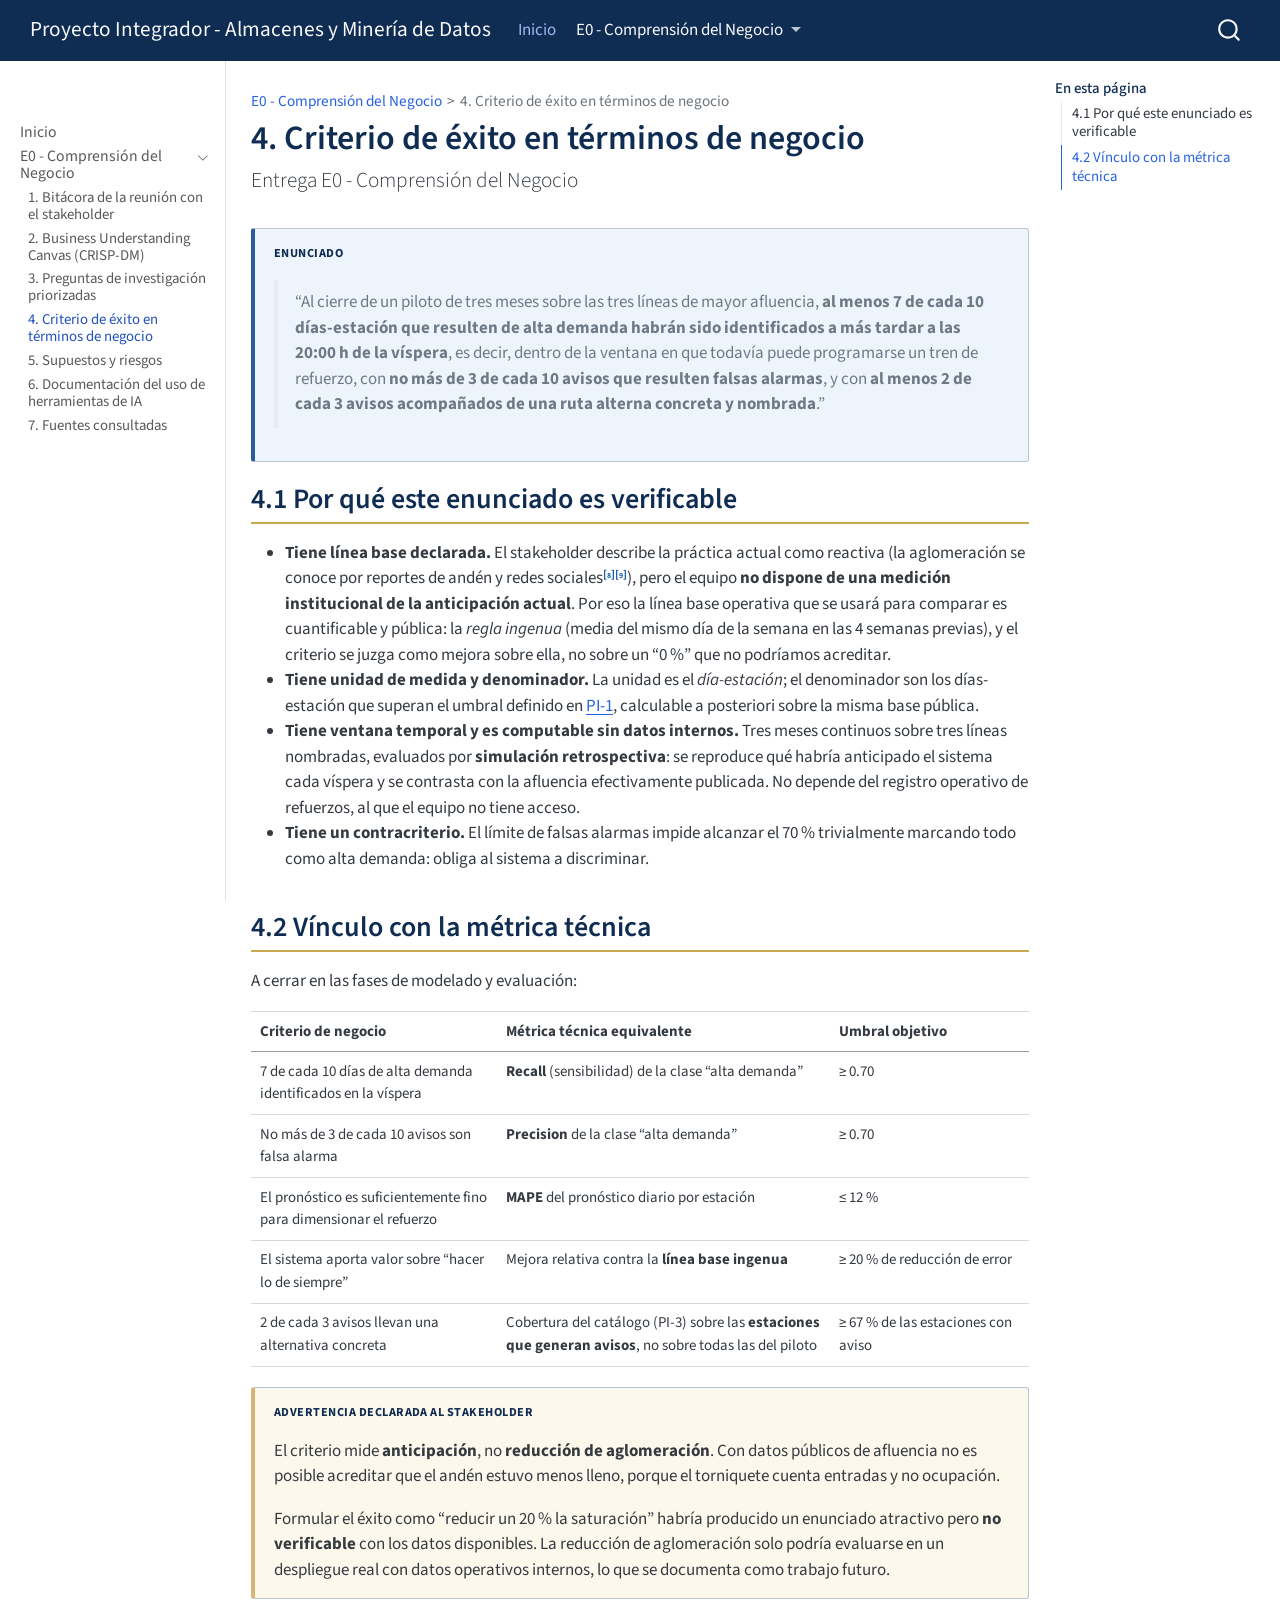
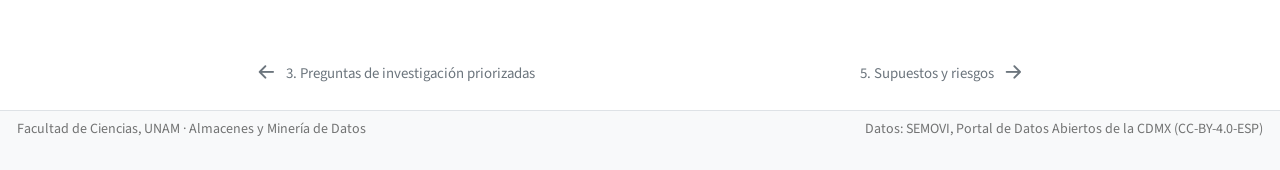
<file: docs/entregas/E0_comprension_negocio/criterio_exito.html>
<!DOCTYPE html>
<html xmlns="http://www.w3.org/1999/xhtml" lang="es" xml:lang="es"><head>

<meta charset="utf-8">
<meta name="generator" content="quarto-1.10.18">

<meta name="viewport" content="width=device-width, initial-scale=1.0, user-scalable=yes">


<title>4. Criterio de éxito en términos de negocio – Proyecto Integrador - Almacenes y Minería de Datos</title>
<style>
/* Default styles provided by pandoc.
** See https://pandoc.org/MANUAL.html#variables-for-html for config info.
*/
span.smallcaps{font-variant: small-caps;}
div.columns{display: flex; gap: 1.5em;}
div.column{flex: auto;}
@media screen {
div.columns{gap: min(4vw, 1.5em);}
div.column{overflow-x: auto;}
}
div.hanging-indent{margin-left: 1.5em; text-indent: -1.5em;}
ul.task-list{list-style: none;}
ul.task-list li input[type="checkbox"] {
  width: 0.8em;
  margin: 0 0.8em 0.2em -1em; /* quarto-specific, see https://github.com/quarto-dev/quarto-cli/issues/4556 */ 
  vertical-align: middle;
}
</style>


<script src="../../site_libs/quarto-nav/quarto-nav.js"></script>
<script src="../../site_libs/quarto-nav/headroom.min.js"></script>
<script src="../../site_libs/clipboard/clipboard.min.js"></script>
<script src="../../site_libs/quarto-search/autocomplete.umd.js"></script>
<script src="../../site_libs/quarto-search/fuse.min.js"></script>
<script src="../../site_libs/quarto-search/quarto-search.js"></script>
<meta name="quarto:offset" content="../../">
<link href="../../entregas/E0_comprension_negocio/riesgos_supuestos.html" rel="next">
<link href="../../entregas/E0_comprension_negocio/preguntas.html" rel="prev">
<script src="../../site_libs/quarto-html/quarto.js" type="module"></script>
<script src="../../site_libs/quarto-html/tabsets/tabsets.js" type="module"></script>
<script src="../../site_libs/quarto-html/popper.min.js"></script>
<script src="../../site_libs/quarto-html/tippy.umd.min.js"></script>
<script src="../../site_libs/quarto-html/anchor.min.js"></script>
<link href="../../site_libs/quarto-html/tippy.css" rel="stylesheet">
<link href="../../site_libs/quarto-html/quarto-syntax-highlighting-64a204ab8560d761af7679ceaba22944.css" rel="stylesheet" id="quarto-text-highlighting-styles">
<script src="../../site_libs/bootstrap/bootstrap.min.js"></script>
<link href="../../site_libs/bootstrap/bootstrap-icons.css" rel="stylesheet">
<link href="../../site_libs/bootstrap/bootstrap-2872b74859edab0a5977011198608f8f.min.css" rel="stylesheet" append-hash="true" id="quarto-bootstrap" data-mode="light">
<script id="quarto-search-options" type="application/json">{
  "location": "navbar",
  "copy-button": false,
  "collapse-after": 3,
  "panel-placement": "end",
  "type": "overlay",
  "limit": 50,
  "keyboard-shortcut": [
    "f",
    "/",
    "s"
  ],
  "show-item-context": false,
  "language": {
    "search-no-results-text": "No se han encontrado resultados",
    "search-matching-documents-text": "documentos encontrados",
    "search-copy-link-title": "Copiar el enlace en la búsqueda",
    "search-hide-matches-text": "Ocultar resultados adicionales",
    "search-more-match-text": "resultado adicional en este documento",
    "search-more-matches-text": "resultados adicionales en este documento",
    "search-clear-button-title": "Borrar",
    "search-text-placeholder": "",
    "search-detached-cancel-button-title": "Cancelar",
    "search-submit-button-title": "Enviar",
    "search-label": "Buscar"
  }
}</script>
<style>html{ scroll-behavior: smooth; }</style>


<link rel="stylesheet" href="../../styles.css">
</head>

<body class="nav-sidebar docked nav-fixed quarto-light">

<div id="quarto-search-results"></div>
  <header id="quarto-header" class="headroom fixed-top">
    <nav class="navbar navbar-expand-lg " data-bs-theme="dark">
      <div class="navbar-container container-fluid">
      <div class="navbar-brand-container mx-auto">
    <a class="navbar-brand" href="../../index.html">
    <span class="navbar-title">Proyecto Integrador - Almacenes y Minería de Datos</span>
    </a>
  </div>
            <div id="quarto-search" class="" title="Buscar"></div>
          <button class="navbar-toggler" type="button" data-bs-toggle="collapse" data-bs-target="#navbarCollapse" aria-controls="navbarCollapse" role="menu" aria-expanded="false" aria-label="Navegación de palanca" onclick="if (window.quartoToggleHeadroom) { window.quartoToggleHeadroom(); }">
  <span class="navbar-toggler-icon"></span>
</button>
          <div class="collapse navbar-collapse" id="navbarCollapse">
            <ul class="navbar-nav navbar-nav-scroll me-auto">
  <li class="nav-item">
    <a class="nav-link active" href="../../index.html" aria-current="page"> 
<span class="menu-text">Inicio</span></a>
  </li>  
  <li class="nav-item dropdown ">
    <a class="nav-link dropdown-toggle" href="#" id="nav-menu-e0---comprensión-del-negocio" role="link" data-bs-toggle="dropdown" aria-expanded="false">
 <span class="menu-text">E0 - Comprensión del Negocio</span>
    </a>
    <ul class="dropdown-menu" aria-labelledby="nav-menu-e0---comprensión-del-negocio">    
        <li>
    <a class="dropdown-item" href="../../entregas/E0_comprension_negocio/bitacora.html">
 <span class="dropdown-text">1. Bitácora del stakeholder</span></a>
  </li>  
        <li>
    <a class="dropdown-item" href="../../entregas/E0_comprension_negocio/canvas.html">
 <span class="dropdown-text">2. Business Understanding Canvas</span></a>
  </li>  
        <li>
    <a class="dropdown-item" href="../../entregas/E0_comprension_negocio/preguntas.html">
 <span class="dropdown-text">3. Preguntas de investigación</span></a>
  </li>  
        <li>
    <a class="dropdown-item" href="../../entregas/E0_comprension_negocio/criterio_exito.html">
 <span class="dropdown-text">4. Criterio de éxito</span></a>
  </li>  
        <li>
    <a class="dropdown-item" href="../../entregas/E0_comprension_negocio/riesgos_supuestos.html">
 <span class="dropdown-text">5. Supuestos y riesgos</span></a>
  </li>  
        <li><hr class="dropdown-divider"></li>
        <li>
    <a class="dropdown-item" href="../../entregas/E0_comprension_negocio/uso_ia.html">
 <span class="dropdown-text">6. Uso de herramientas de IA</span></a>
  </li>  
        <li>
    <a class="dropdown-item" href="../../entregas/E0_comprension_negocio/fuentes.html">
 <span class="dropdown-text">7. Fuentes consultadas</span></a>
  </li>  
    </ul>
  </li>
</ul>
          </div> <!-- /navcollapse -->
            <div class="quarto-navbar-tools">
</div>
      </div> <!-- /container-fluid -->
    </nav>
  <nav class="quarto-secondary-nav">
    <div class="container-fluid d-flex">
      <button type="button" class="quarto-btn-toggle btn" data-bs-toggle="collapse" role="button" data-bs-target=".quarto-sidebar-collapse-item" aria-controls="quarto-sidebar" aria-expanded="false" aria-label="Alternar barra lateral" onclick="if (window.quartoToggleHeadroom) { window.quartoToggleHeadroom(); }">
        <i class="bi bi-layout-text-sidebar-reverse"></i>
      </button>
        <nav class="quarto-page-breadcrumbs" aria-label="breadcrumb"><ol class="breadcrumb"><li class="breadcrumb-item"><a href="../../entregas/E0_comprension_negocio/bitacora.html">E0 - Comprensión del Negocio</a></li><li class="breadcrumb-item"><a href="../../entregas/E0_comprension_negocio/criterio_exito.html">4. Criterio de éxito en términos de negocio</a></li></ol></nav>
        <a class="flex-grow-1" role="navigation" data-bs-toggle="collapse" data-bs-target=".quarto-sidebar-collapse-item" aria-controls="quarto-sidebar" aria-expanded="false" aria-label="Alternar barra lateral" onclick="if (window.quartoToggleHeadroom) { window.quartoToggleHeadroom(); }">      
        </a>
      <button type="button" class="btn quarto-search-button" aria-label="Buscar" onclick="window.quartoOpenSearch();">
        <i class="bi bi-search"></i>
      </button>
    </div>
  </nav>
</header>
<!-- content -->
<div id="quarto-content" class="quarto-container page-columns page-rows-contents page-layout-article page-navbar">
<!-- sidebar -->
  <nav id="quarto-sidebar" class="sidebar collapse collapse-horizontal quarto-sidebar-collapse-item sidebar-navigation docked overflow-auto">
        <div class="mt-2 flex-shrink-0 align-items-center">
        <div class="sidebar-search">
        <div id="quarto-search" class="" title="Buscar"></div>
        </div>
        </div>
    <div class="sidebar-menu-container"> 
    <ul class="list-unstyled mt-1">
        <li class="sidebar-item">
  <div class="sidebar-item-container"> 
  <a href="../../index.html" class="sidebar-item-text sidebar-link">
 <span class="menu-text">Inicio</span></a>
  </div>
</li>
        <li class="sidebar-item sidebar-item-section">
      <div class="sidebar-item-container"> 
            <a class="sidebar-item-text sidebar-link text-start" data-bs-toggle="collapse" data-bs-target="#quarto-sidebar-section-1" role="navigation" aria-expanded="true">
 <span class="menu-text">E0 - Comprensión del Negocio</span></a>
          <a class="sidebar-item-toggle text-start" data-bs-toggle="collapse" data-bs-target="#quarto-sidebar-section-1" role="navigation" aria-expanded="true" aria-label="Alternar sección">
            <i class="bi bi-chevron-right ms-2"></i>
          </a> 
      </div>
      <ul id="quarto-sidebar-section-1" class="collapse list-unstyled sidebar-section depth1 show">  
          <li class="sidebar-item">
  <div class="sidebar-item-container"> 
  <a href="../../entregas/E0_comprension_negocio/bitacora.html" class="sidebar-item-text sidebar-link">
 <span class="menu-text">1. Bitácora de la reunión con el stakeholder</span></a>
  </div>
</li>
          <li class="sidebar-item">
  <div class="sidebar-item-container"> 
  <a href="../../entregas/E0_comprension_negocio/canvas.html" class="sidebar-item-text sidebar-link">
 <span class="menu-text">2. Business Understanding Canvas (CRISP-DM)</span></a>
  </div>
</li>
          <li class="sidebar-item">
  <div class="sidebar-item-container"> 
  <a href="../../entregas/E0_comprension_negocio/preguntas.html" class="sidebar-item-text sidebar-link">
 <span class="menu-text">3. Preguntas de investigación priorizadas</span></a>
  </div>
</li>
          <li class="sidebar-item">
  <div class="sidebar-item-container"> 
  <a href="../../entregas/E0_comprension_negocio/criterio_exito.html" class="sidebar-item-text sidebar-link active">
 <span class="menu-text">4. Criterio de éxito en términos de negocio</span></a>
  </div>
</li>
          <li class="sidebar-item">
  <div class="sidebar-item-container"> 
  <a href="../../entregas/E0_comprension_negocio/riesgos_supuestos.html" class="sidebar-item-text sidebar-link">
 <span class="menu-text">5. Supuestos y riesgos</span></a>
  </div>
</li>
          <li class="sidebar-item">
  <div class="sidebar-item-container"> 
  <a href="../../entregas/E0_comprension_negocio/uso_ia.html" class="sidebar-item-text sidebar-link">
 <span class="menu-text">6. Documentación del uso de herramientas de IA</span></a>
  </div>
</li>
          <li class="sidebar-item">
  <div class="sidebar-item-container"> 
  <a href="../../entregas/E0_comprension_negocio/fuentes.html" class="sidebar-item-text sidebar-link">
 <span class="menu-text">7. Fuentes consultadas</span></a>
  </div>
</li>
      </ul>
  </li>
    </ul>
    </div>
</nav>
<div id="quarto-sidebar-glass" class="quarto-sidebar-collapse-item" data-bs-toggle="collapse" data-bs-target=".quarto-sidebar-collapse-item"></div>
<!-- margin-sidebar -->
    <div id="quarto-margin-sidebar" class="sidebar margin-sidebar">
        <nav id="TOC" role="doc-toc" class="toc-active">
    <h2 id="toc-title">En esta página</h2>
   
  <ul>
  <li><a href="#por-qué-este-enunciado-es-verificable" id="toc-por-qué-este-enunciado-es-verificable" class="nav-link active" data-scroll-target="#por-qué-este-enunciado-es-verificable">4.1 Por qué este enunciado es verificable</a></li>
  <li><a href="#vínculo-con-la-métrica-técnica" id="toc-vínculo-con-la-métrica-técnica" class="nav-link" data-scroll-target="#vínculo-con-la-métrica-técnica">4.2 Vínculo con la métrica técnica</a></li>
  </ul>
</nav>
    </div>
<!-- main -->
<main class="content" id="quarto-document-content">

<header id="title-block-header" class="quarto-title-block default"><nav class="quarto-page-breadcrumbs quarto-title-breadcrumbs d-none d-lg-block" aria-label="breadcrumb"><ol class="breadcrumb"><li class="breadcrumb-item"><a href="../../entregas/E0_comprension_negocio/bitacora.html">E0 - Comprensión del Negocio</a></li><li class="breadcrumb-item"><a href="../../entregas/E0_comprension_negocio/criterio_exito.html">4. Criterio de éxito en términos de negocio</a></li></ol></nav>
<div class="quarto-title">
<h1 class="title">4. Criterio de éxito en términos de negocio</h1>
<p class="subtitle lead">Entrega E0 - Comprensión del Negocio</p>
</div>



<div class="quarto-title-meta">

    
  
    
  </div>
  


</header>


<div class="caja caja-clave">
<p><span class="etiqueta">Enunciado</span></p>
<blockquote class="blockquote">
<p>“Al cierre de un piloto de tres meses sobre las tres líneas de mayor afluencia, <strong>al menos 7 de cada 10 días-estación que resulten de alta demanda habrán sido identificados a más tardar a las 20:00 h de la víspera</strong>, es decir, dentro de la ventana en que todavía puede programarse un tren de refuerzo, con <strong>no más de 3 de cada 10 avisos que resulten falsas alarmas</strong>, y con <strong>al menos 2 de cada 3 avisos acompañados de una ruta alterna concreta y nombrada</strong>.”</p>
</blockquote>
</div>
<section id="por-qué-este-enunciado-es-verificable" class="level2">
<h2 class="anchored" data-anchor-id="por-qué-este-enunciado-es-verificable">4.1 Por qué este enunciado es verificable</h2>
<ul>
<li><strong>Tiene línea base declarada.</strong> El stakeholder describe la práctica actual como reactiva (la aglomeración se conoce por reportes de andén y redes sociales<sup class="f">[<a href="../../entregas/E0_comprension_negocio/fuentes.html#f8">8</a>][<a href="../../entregas/E0_comprension_negocio/fuentes.html#f9">9</a>]</sup>), pero el equipo <strong>no dispone de una medición institucional de la anticipación actual</strong>. Por eso la línea base operativa que se usará para comparar es cuantificable y pública: la <em>regla ingenua</em> (media del mismo día de la semana en las 4 semanas previas), y el criterio se juzga como mejora sobre ella, no sobre un “0 %” que no podríamos acreditar.</li>
<li><strong>Tiene unidad de medida y denominador.</strong> La unidad es el <em>día-estación</em>; el denominador son los días-estación que superan el umbral definido en <a href="../../entregas/E0_comprension_negocio/preguntas.html">PI-1</a>, calculable a posteriori sobre la misma base pública.</li>
<li><strong>Tiene ventana temporal y es computable sin datos internos.</strong> Tres meses continuos sobre tres líneas nombradas, evaluados por <strong>simulación retrospectiva</strong>: se reproduce qué habría anticipado el sistema cada víspera y se contrasta con la afluencia efectivamente publicada. No depende del registro operativo de refuerzos, al que el equipo no tiene acceso.</li>
<li><strong>Tiene un contracriterio.</strong> El límite de falsas alarmas impide alcanzar el 70 % trivialmente marcando todo como alta demanda: obliga al sistema a discriminar.</li>
</ul>
</section>
<section id="vínculo-con-la-métrica-técnica" class="level2">
<h2 class="anchored" data-anchor-id="vínculo-con-la-métrica-técnica">4.2 Vínculo con la métrica técnica</h2>
<p>A cerrar en las fases de modelado y evaluación:</p>
<table class="caption-top table">
<colgroup>
<col style="width: 31%">
<col style="width: 42%">
<col style="width: 25%">
</colgroup>
<thead>
<tr class="header">
<th>Criterio de negocio</th>
<th>Métrica técnica equivalente</th>
<th>Umbral objetivo</th>
</tr>
</thead>
<tbody>
<tr class="odd">
<td>7 de cada 10 días de alta demanda identificados en la víspera</td>
<td><strong>Recall</strong> (sensibilidad) de la clase “alta demanda”</td>
<td>≥ 0.70</td>
</tr>
<tr class="even">
<td>No más de 3 de cada 10 avisos son falsa alarma</td>
<td><strong>Precision</strong> de la clase “alta demanda”</td>
<td>≥ 0.70</td>
</tr>
<tr class="odd">
<td>El pronóstico es suficientemente fino para dimensionar el refuerzo</td>
<td><strong>MAPE</strong> del pronóstico diario por estación</td>
<td>≤ 12 %</td>
</tr>
<tr class="even">
<td>El sistema aporta valor sobre “hacer lo de siempre”</td>
<td>Mejora relativa contra la <strong>línea base ingenua</strong></td>
<td>≥ 20 % de reducción de error</td>
</tr>
<tr class="odd">
<td>2 de cada 3 avisos llevan una alternativa concreta</td>
<td>Cobertura del catálogo (PI-3) sobre las <strong>estaciones que generan avisos</strong>, no sobre todas las del piloto</td>
<td>≥ 67 % de las estaciones con aviso</td>
</tr>
</tbody>
</table>
<div class="caja caja-aviso">
<p><span class="etiqueta">Advertencia declarada al stakeholder</span></p>
<p>El criterio mide <strong>anticipación</strong>, no <strong>reducción de aglomeración</strong>. Con datos públicos de afluencia no es posible acreditar que el andén estuvo menos lleno, porque el torniquete cuenta entradas y no ocupación.</p>
<p>Formular el éxito como “reducir un 20 % la saturación” habría producido un enunciado atractivo pero <strong>no verificable</strong> con los datos disponibles. La reducción de aglomeración solo podría evaluarse en un despliegue real con datos operativos internos, lo que se documenta como trabajo futuro.</p>
</div>


</section>

<a onclick="window.scrollTo(0, 0); return false;" role="button" id="quarto-back-to-top"><i class="bi bi-arrow-up"></i> Volver arriba</a></main> <!-- /main -->
<script id="quarto-html-after-body" type="application/javascript">
  window.document.addEventListener("DOMContentLoaded", function (event) {
    const icon = "";
    const anchorJS = new window.AnchorJS();
    anchorJS.options = {
      placement: 'right',
      icon: icon
    };
    anchorJS.add('.anchored');
    const isCodeAnnotation = (el) => {
      for (const clz of el.classList) {
        if (clz.startsWith('code-annotation-')) {                     
          return true;
        }
      }
      return false;
    }
    const onCopySuccess = function(e) {
      // button target
      const button = e.trigger;
      // don't keep focus
      button.blur();
      // flash "checked"
      button.classList.add('code-copy-button-checked');
      var currentTitle = button.getAttribute("title");
      button.setAttribute("title", "Copiado");
      let tooltip;
      if (window.bootstrap) {
        button.setAttribute("data-bs-toggle", "tooltip");
        button.setAttribute("data-bs-placement", "left");
        button.setAttribute("data-bs-title", "Copiado");
        tooltip = new bootstrap.Tooltip(button, 
          { trigger: "manual", 
            customClass: "code-copy-button-tooltip",
            offset: [0, -8]});
        tooltip.show();    
      }
      setTimeout(function() {
        if (tooltip) {
          tooltip.hide();
          button.removeAttribute("data-bs-title");
          button.removeAttribute("data-bs-toggle");
          button.removeAttribute("data-bs-placement");
        }
        button.setAttribute("title", currentTitle);
        button.classList.remove('code-copy-button-checked');
      }, 1000);
      // clear code selection
      e.clearSelection();
    }
    const getTextToCopy = function(trigger) {
      const outerScaffold = trigger.parentElement.cloneNode(true);
      const codeEl = outerScaffold.querySelector('code');
      for (const childEl of codeEl.children) {
        if (isCodeAnnotation(childEl)) {
          childEl.remove();
        }
      }
      return codeEl.innerText;
    }
    const clipboard = new window.ClipboardJS('.code-copy-button:not([data-in-quarto-modal])', {
      text: getTextToCopy
    });
    clipboard.on('success', onCopySuccess);
    if (window.document.getElementById('quarto-embedded-source-code-modal')) {
      const clipboardModal = new window.ClipboardJS('.code-copy-button[data-in-quarto-modal]', {
        text: getTextToCopy,
        container: window.document.getElementById('quarto-embedded-source-code-modal')
      });
      clipboardModal.on('success', onCopySuccess);
    }
      var localhostRegex = new RegExp(/^(?:http|https):\/\/localhost\:?[0-9]*\//);
      var mailtoRegex = new RegExp(/^mailto:/);
        var filterRegex = new RegExp("https:\/\/fernando-bm\.github\.io\/Proyecto_Mineria_Datos");
      var isInternal = (href) => {
          return filterRegex.test(href) || localhostRegex.test(href) || mailtoRegex.test(href);
      }
      // Inspect non-navigation links and adorn them if external
     var links = window.document.querySelectorAll('a[href]:not(.nav-link):not(.navbar-brand):not(.toc-action):not(.sidebar-link):not(.sidebar-item-toggle):not(.pagination-link):not(.no-external):not([aria-hidden]):not(.dropdown-item):not(.quarto-navigation-tool):not(.about-link)');
      for (var i=0; i<links.length; i++) {
        const link = links[i];
        if (!isInternal(link.href)) {
          // undo the damage that might have been done by quarto-nav.js in the case of
          // links that we want to consider external
          if (link.dataset.originalHref !== undefined) {
            link.href = link.dataset.originalHref;
          }
            // target, if specified
            link.setAttribute("target", "_blank");
            if (link.getAttribute("rel") === null) {
              link.setAttribute("rel", "noopener");
            }
        }
      }
    function tippyHover(el, contentFn, onTriggerFn, onUntriggerFn) {
      const config = {
        allowHTML: true,
        maxWidth: 500,
        delay: 100,
        arrow: false,
        appendTo: function(el) {
            return el.parentElement;
        },
        interactive: true,
        interactiveBorder: 10,
        theme: 'quarto',
        placement: 'bottom-start',
      };
      if (contentFn) {
        config.content = contentFn;
      }
      if (onTriggerFn) {
        config.onTrigger = onTriggerFn;
      }
      if (onUntriggerFn) {
        config.onUntrigger = onUntriggerFn;
      }
      window.tippy(el, config); 
    }
    const noterefs = window.document.querySelectorAll('a[role="doc-noteref"]');
    for (var i=0; i<noterefs.length; i++) {
      const ref = noterefs[i];
      tippyHover(ref, function() {
        // use id or data attribute instead here
        let href = ref.getAttribute('data-footnote-href') || ref.getAttribute('href');
        try { href = new URL(href).hash; } catch {}
        const id = href.replace(/^#\/?/, "");
        const note = window.document.getElementById(id);
        if (note) {
          return note.innerHTML;
        } else {
          return "";
        }
      });
    }
    const xrefs = window.document.querySelectorAll('a.quarto-xref');
    const processXRef = (id, note) => {
      // Strip column container classes
      const stripColumnClz = (el) => {
        el.classList.remove("page-full", "page-columns");
        if (el.children) {
          for (const child of el.children) {
            stripColumnClz(child);
          }
        }
      }
      stripColumnClz(note)
      if (id === null || id.startsWith('sec-')) {
        // Special case sections, only their first couple elements
        const container = document.createElement("div");
        if (note.children && note.children.length > 2) {
          container.appendChild(note.children[0].cloneNode(true));
          for (let i = 1; i < note.children.length; i++) {
            const child = note.children[i];
            if (child.tagName === "P" && child.innerText === "") {
              continue;
            } else {
              container.appendChild(child.cloneNode(true));
              break;
            }
          }
          if (window.Quarto?.typesetMath) {
            window.Quarto.typesetMath(container);
          }
          return container.innerHTML
        } else {
          if (window.Quarto?.typesetMath) {
            window.Quarto.typesetMath(note);
          }
          return note.innerHTML;
        }
      } else {
        // Remove any anchor links if they are present
        const anchorLink = note.querySelector('a.anchorjs-link');
        if (anchorLink) {
          anchorLink.remove();
        }
        if (window.Quarto?.typesetMath) {
          window.Quarto.typesetMath(note);
        }
        if (note.classList.contains("callout")) {
          return note.outerHTML;
        } else {
          return note.innerHTML;
        }
      }
    }
    for (var i=0; i<xrefs.length; i++) {
      const xref = xrefs[i];
      tippyHover(xref, undefined, function(instance) {
        instance.disable();
        let url = xref.getAttribute('href');
        let hash = undefined; 
        if (url.startsWith('#')) {
          hash = url;
        } else {
          try { hash = new URL(url).hash; } catch {}
        }
        if (hash) {
          const id = hash.replace(/^#\/?/, "");
          const note = window.document.getElementById(id);
          if (note !== null) {
            try {
              const html = processXRef(id, note.cloneNode(true));
              instance.setContent(html);
            } finally {
              instance.enable();
              instance.show();
            }
          } else {
            // See if we can fetch this
            fetch(url.split('#')[0])
            .then(res => res.text())
            .then(html => {
              const parser = new DOMParser();
              const htmlDoc = parser.parseFromString(html, "text/html");
              const note = htmlDoc.getElementById(id);
              if (note !== null) {
                const html = processXRef(id, note);
                instance.setContent(html);
              } 
            }).finally(() => {
              instance.enable();
              instance.show();
            });
          }
        } else {
          // See if we can fetch a full url (with no hash to target)
          // This is a special case and we should probably do some content thinning / targeting
          fetch(url)
          .then(res => res.text())
          .then(html => {
            const parser = new DOMParser();
            const htmlDoc = parser.parseFromString(html, "text/html");
            const note = htmlDoc.querySelector('main.content');
            if (note !== null) {
              // This should only happen for chapter cross references
              // (since there is no id in the URL)
              // remove the first header
              if (note.children.length > 0 && note.children[0].tagName === "HEADER") {
                note.children[0].remove();
              }
              const html = processXRef(null, note);
              instance.setContent(html);
            } 
          }).finally(() => {
            instance.enable();
            instance.show();
          });
        }
      }, function(instance) {
      });
    }
        let selectedAnnoteEl;
        const selectorForAnnotation = ( cell, annotation) => {
          let cellAttr = 'data-code-cell="' + cell + '"';
          let lineAttr = 'data-code-annotation="' +  annotation + '"';
          const selector = 'span[' + cellAttr + '][' + lineAttr + ']';
          return selector;
        }
        const selectCodeLines = (annoteEl) => {
          const doc = window.document;
          const targetCell = annoteEl.getAttribute("data-target-cell");
          const targetAnnotation = annoteEl.getAttribute("data-target-annotation");
          const annoteSpan = window.document.querySelector(selectorForAnnotation(targetCell, targetAnnotation));
          const lines = annoteSpan.getAttribute("data-code-lines").split(",");
          const lineIds = lines.map((line) => {
            return targetCell + "-" + line;
          })
          let top = null;
          let height = null;
          let parent = null;
          if (lineIds.length > 0) {
              //compute the position of the single el (top and bottom and make a div)
              const el = window.document.getElementById(lineIds[0]);
              top = el.offsetTop;
              height = el.offsetHeight;
              parent = el.parentElement.parentElement;
            if (lineIds.length > 1) {
              const lastEl = window.document.getElementById(lineIds[lineIds.length - 1]);
              const bottom = lastEl.offsetTop + lastEl.offsetHeight;
              height = bottom - top;
            }
            if (top !== null && height !== null && parent !== null) {
              // cook up a div (if necessary) and position it 
              let div = window.document.getElementById("code-annotation-line-highlight");
              if (div === null) {
                div = window.document.createElement("div");
                div.setAttribute("id", "code-annotation-line-highlight");
                div.style.position = 'absolute';
                parent.appendChild(div);
              }
              div.style.top = top - 2 + "px";
              div.style.height = height + 4 + "px";
              div.style.left = 0;
              let gutterDiv = window.document.getElementById("code-annotation-line-highlight-gutter");
              if (gutterDiv === null) {
                gutterDiv = window.document.createElement("div");
                gutterDiv.setAttribute("id", "code-annotation-line-highlight-gutter");
                gutterDiv.style.position = 'absolute';
                const codeCell = window.document.getElementById(targetCell);
                const gutter = codeCell.querySelector('.code-annotation-gutter');
                gutter.appendChild(gutterDiv);
              }
              gutterDiv.style.top = top - 2 + "px";
              gutterDiv.style.height = height + 4 + "px";
            }
            selectedAnnoteEl = annoteEl;
          }
        };
        const unselectCodeLines = () => {
          const elementsIds = ["code-annotation-line-highlight", "code-annotation-line-highlight-gutter"];
          elementsIds.forEach((elId) => {
            const div = window.document.getElementById(elId);
            if (div) {
              div.remove();
            }
          });
          selectedAnnoteEl = undefined;
        };
          // Handle positioning of the toggle
      window.addEventListener(
        "resize",
        throttle(() => {
          elRect = undefined;
          if (selectedAnnoteEl) {
            selectCodeLines(selectedAnnoteEl);
          }
        }, 10)
      );
      function throttle(fn, ms) {
      let throttle = false;
      let timer;
        return (...args) => {
          if(!throttle) { // first call gets through
              fn.apply(this, args);
              throttle = true;
          } else { // all the others get throttled
              if(timer) clearTimeout(timer); // cancel #2
              timer = setTimeout(() => {
                fn.apply(this, args);
                timer = throttle = false;
              }, ms);
          }
        };
      }
        // Attach click handler to the DT
        const annoteDls = window.document.querySelectorAll('dt[data-target-cell]');
        for (const annoteDlNode of annoteDls) {
          annoteDlNode.addEventListener('click', (event) => {
            const clickedEl = event.target;
            if (clickedEl !== selectedAnnoteEl) {
              unselectCodeLines();
              const activeEl = window.document.querySelector('dt[data-target-cell].code-annotation-active');
              if (activeEl) {
                activeEl.classList.remove('code-annotation-active');
              }
              selectCodeLines(clickedEl);
              clickedEl.classList.add('code-annotation-active');
            } else {
              // Unselect the line
              unselectCodeLines();
              clickedEl.classList.remove('code-annotation-active');
            }
          });
        }
    const findCites = (el) => {
      const parentEl = el.parentElement;
      if (parentEl) {
        const cites = parentEl.dataset.cites;
        if (cites) {
          return {
            el,
            cites: cites.split(' ')
          };
        } else {
          return findCites(el.parentElement)
        }
      } else {
        return undefined;
      }
    };
    var bibliorefs = window.document.querySelectorAll('a[role="doc-biblioref"]');
    for (var i=0; i<bibliorefs.length; i++) {
      const ref = bibliorefs[i];
      const citeInfo = findCites(ref);
      if (citeInfo) {
        tippyHover(citeInfo.el, function() {
          var popup = window.document.createElement('div');
          citeInfo.cites.forEach(function(cite) {
            var citeDiv = window.document.createElement('div');
            citeDiv.classList.add('hanging-indent');
            citeDiv.classList.add('csl-entry');
            var biblioDiv = window.document.getElementById('ref-' + cite);
            if (biblioDiv) {
              citeDiv.innerHTML = biblioDiv.innerHTML;
            }
            popup.appendChild(citeDiv);
          });
          return popup.innerHTML;
        });
      }
    }
  });
  </script>
<nav class="page-navigation">
  <div class="nav-page nav-page-previous">
      <a href="../../entregas/E0_comprension_negocio/preguntas.html" class="pagination-link" aria-label="3. Preguntas de investigación priorizadas">
        <i class="bi bi-arrow-left-short"></i> <span class="nav-page-text">3. Preguntas de investigación priorizadas</span>
      </a>          
  </div>
  <div class="nav-page nav-page-next">
      <a href="../../entregas/E0_comprension_negocio/riesgos_supuestos.html" class="pagination-link" aria-label="5. Supuestos y riesgos">
        <span class="nav-page-text">5. Supuestos y riesgos</span> <i class="bi bi-arrow-right-short"></i>
      </a>
  </div>
</nav>
</div> <!-- /content -->
<footer class="footer">
  <div class="nav-footer">
    <div class="nav-footer-left">
<p>Facultad de Ciencias, UNAM · Almacenes y Minería de Datos</p>
</div>   
    <div class="nav-footer-center">
      &nbsp;
    </div>
    <div class="nav-footer-right">
<p>Datos: SEMOVI, Portal de Datos Abiertos de la CDMX (CC-BY-4.0-ESP)</p>
</div>
  </div>
</footer>




<script src="../../site_libs/quarto-html/zenscroll-min.js"></script>
</body></html>
</file>
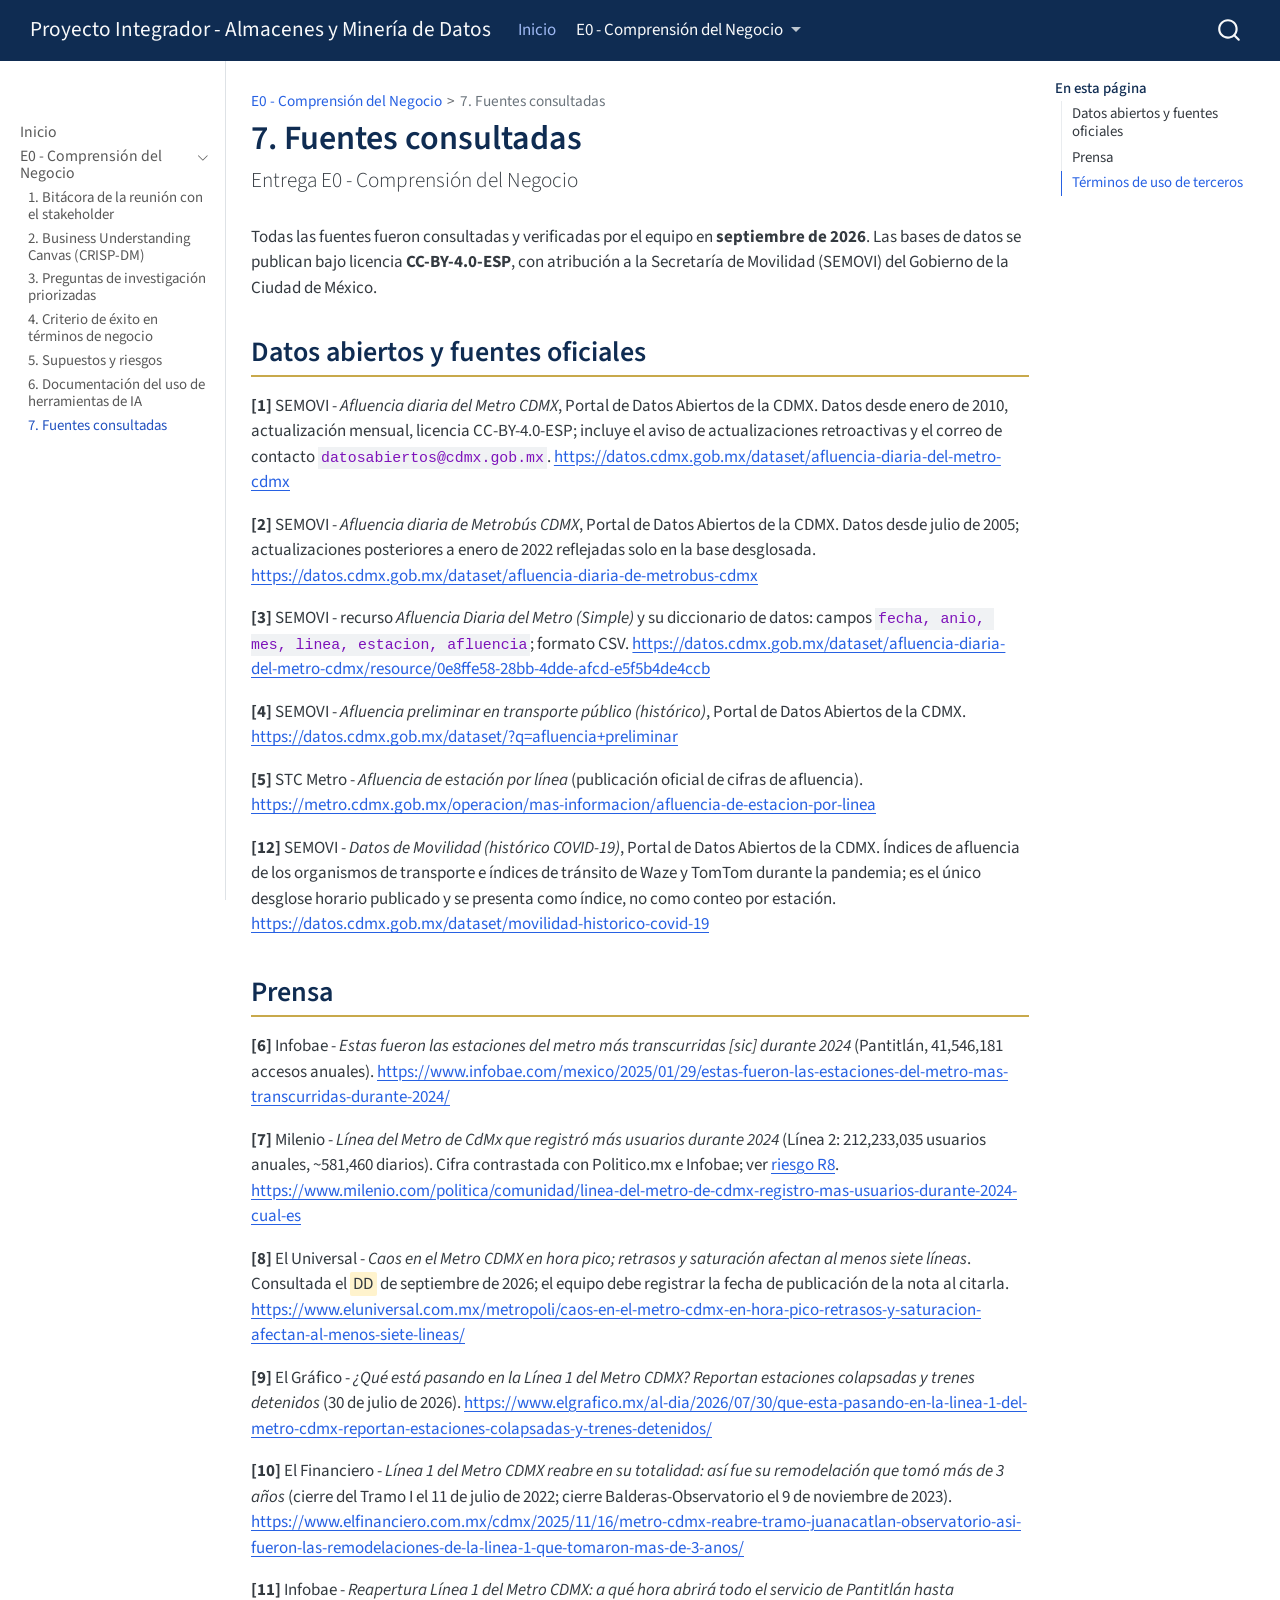
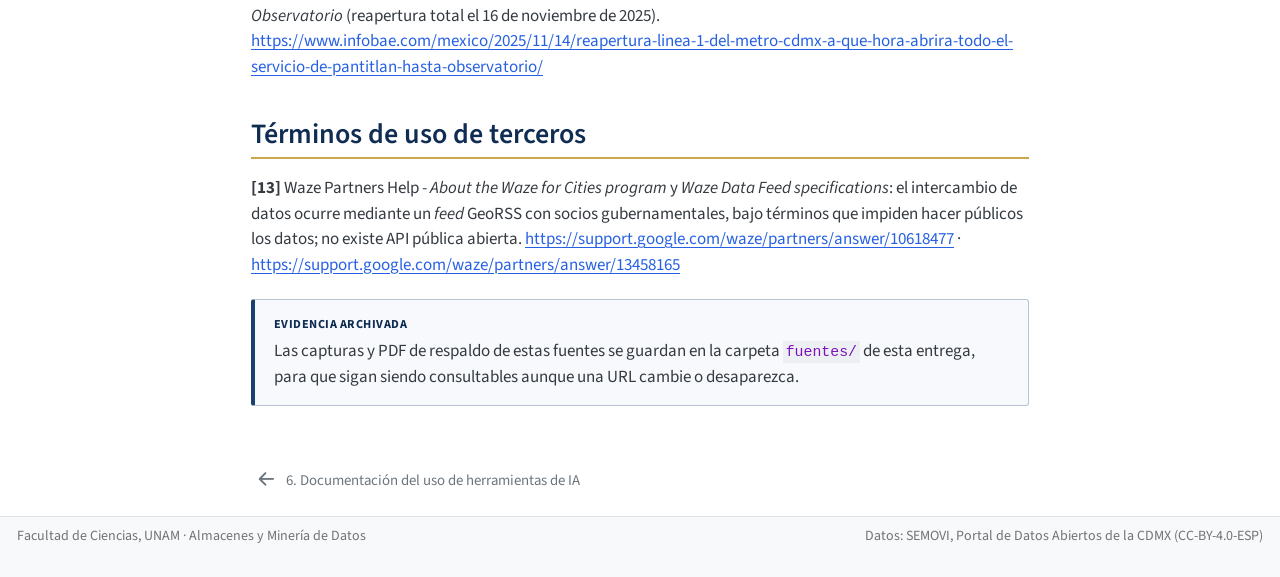
<file: docs/entregas/E0_comprension_negocio/fuentes.html>
<!DOCTYPE html>
<html xmlns="http://www.w3.org/1999/xhtml" lang="es" xml:lang="es"><head>

<meta charset="utf-8">
<meta name="generator" content="quarto-1.10.18">

<meta name="viewport" content="width=device-width, initial-scale=1.0, user-scalable=yes">


<title>7. Fuentes consultadas – Proyecto Integrador - Almacenes y Minería de Datos</title>
<style>
/* Default styles provided by pandoc.
** See https://pandoc.org/MANUAL.html#variables-for-html for config info.
*/
span.smallcaps{font-variant: small-caps;}
div.columns{display: flex; gap: 1.5em;}
div.column{flex: auto;}
@media screen {
div.columns{gap: min(4vw, 1.5em);}
div.column{overflow-x: auto;}
}
div.hanging-indent{margin-left: 1.5em; text-indent: -1.5em;}
ul.task-list{list-style: none;}
ul.task-list li input[type="checkbox"] {
  width: 0.8em;
  margin: 0 0.8em 0.2em -1em; /* quarto-specific, see https://github.com/quarto-dev/quarto-cli/issues/4556 */ 
  vertical-align: middle;
}
</style>


<script src="../../site_libs/quarto-nav/quarto-nav.js"></script>
<script src="../../site_libs/quarto-nav/headroom.min.js"></script>
<script src="../../site_libs/clipboard/clipboard.min.js"></script>
<script src="../../site_libs/quarto-search/autocomplete.umd.js"></script>
<script src="../../site_libs/quarto-search/fuse.min.js"></script>
<script src="../../site_libs/quarto-search/quarto-search.js"></script>
<meta name="quarto:offset" content="../../">
<link href="../../entregas/E0_comprension_negocio/uso_ia.html" rel="prev">
<script src="../../site_libs/quarto-html/quarto.js" type="module"></script>
<script src="../../site_libs/quarto-html/tabsets/tabsets.js" type="module"></script>
<script src="../../site_libs/quarto-html/popper.min.js"></script>
<script src="../../site_libs/quarto-html/tippy.umd.min.js"></script>
<script src="../../site_libs/quarto-html/anchor.min.js"></script>
<link href="../../site_libs/quarto-html/tippy.css" rel="stylesheet">
<link href="../../site_libs/quarto-html/quarto-syntax-highlighting-64a204ab8560d761af7679ceaba22944.css" rel="stylesheet" id="quarto-text-highlighting-styles">
<script src="../../site_libs/bootstrap/bootstrap.min.js"></script>
<link href="../../site_libs/bootstrap/bootstrap-icons.css" rel="stylesheet">
<link href="../../site_libs/bootstrap/bootstrap-2872b74859edab0a5977011198608f8f.min.css" rel="stylesheet" append-hash="true" id="quarto-bootstrap" data-mode="light">
<script id="quarto-search-options" type="application/json">{
  "location": "navbar",
  "copy-button": false,
  "collapse-after": 3,
  "panel-placement": "end",
  "type": "overlay",
  "limit": 50,
  "keyboard-shortcut": [
    "f",
    "/",
    "s"
  ],
  "show-item-context": false,
  "language": {
    "search-no-results-text": "No se han encontrado resultados",
    "search-matching-documents-text": "documentos encontrados",
    "search-copy-link-title": "Copiar el enlace en la búsqueda",
    "search-hide-matches-text": "Ocultar resultados adicionales",
    "search-more-match-text": "resultado adicional en este documento",
    "search-more-matches-text": "resultados adicionales en este documento",
    "search-clear-button-title": "Borrar",
    "search-text-placeholder": "",
    "search-detached-cancel-button-title": "Cancelar",
    "search-submit-button-title": "Enviar",
    "search-label": "Buscar"
  }
}</script>
<style>html{ scroll-behavior: smooth; }</style>


<link rel="stylesheet" href="../../styles.css">
</head>

<body class="nav-sidebar docked nav-fixed quarto-light">

<div id="quarto-search-results"></div>
  <header id="quarto-header" class="headroom fixed-top">
    <nav class="navbar navbar-expand-lg " data-bs-theme="dark">
      <div class="navbar-container container-fluid">
      <div class="navbar-brand-container mx-auto">
    <a class="navbar-brand" href="../../index.html">
    <span class="navbar-title">Proyecto Integrador - Almacenes y Minería de Datos</span>
    </a>
  </div>
            <div id="quarto-search" class="" title="Buscar"></div>
          <button class="navbar-toggler" type="button" data-bs-toggle="collapse" data-bs-target="#navbarCollapse" aria-controls="navbarCollapse" role="menu" aria-expanded="false" aria-label="Navegación de palanca" onclick="if (window.quartoToggleHeadroom) { window.quartoToggleHeadroom(); }">
  <span class="navbar-toggler-icon"></span>
</button>
          <div class="collapse navbar-collapse" id="navbarCollapse">
            <ul class="navbar-nav navbar-nav-scroll me-auto">
  <li class="nav-item">
    <a class="nav-link active" href="../../index.html" aria-current="page"> 
<span class="menu-text">Inicio</span></a>
  </li>  
  <li class="nav-item dropdown ">
    <a class="nav-link dropdown-toggle" href="#" id="nav-menu-e0---comprensión-del-negocio" role="link" data-bs-toggle="dropdown" aria-expanded="false">
 <span class="menu-text">E0 - Comprensión del Negocio</span>
    </a>
    <ul class="dropdown-menu" aria-labelledby="nav-menu-e0---comprensión-del-negocio">    
        <li>
    <a class="dropdown-item" href="../../entregas/E0_comprension_negocio/bitacora.html">
 <span class="dropdown-text">1. Bitácora del stakeholder</span></a>
  </li>  
        <li>
    <a class="dropdown-item" href="../../entregas/E0_comprension_negocio/canvas.html">
 <span class="dropdown-text">2. Business Understanding Canvas</span></a>
  </li>  
        <li>
    <a class="dropdown-item" href="../../entregas/E0_comprension_negocio/preguntas.html">
 <span class="dropdown-text">3. Preguntas de investigación</span></a>
  </li>  
        <li>
    <a class="dropdown-item" href="../../entregas/E0_comprension_negocio/criterio_exito.html">
 <span class="dropdown-text">4. Criterio de éxito</span></a>
  </li>  
        <li>
    <a class="dropdown-item" href="../../entregas/E0_comprension_negocio/riesgos_supuestos.html">
 <span class="dropdown-text">5. Supuestos y riesgos</span></a>
  </li>  
        <li><hr class="dropdown-divider"></li>
        <li>
    <a class="dropdown-item" href="../../entregas/E0_comprension_negocio/uso_ia.html">
 <span class="dropdown-text">6. Uso de herramientas de IA</span></a>
  </li>  
        <li>
    <a class="dropdown-item" href="../../entregas/E0_comprension_negocio/fuentes.html">
 <span class="dropdown-text">7. Fuentes consultadas</span></a>
  </li>  
    </ul>
  </li>
</ul>
          </div> <!-- /navcollapse -->
            <div class="quarto-navbar-tools">
</div>
      </div> <!-- /container-fluid -->
    </nav>
  <nav class="quarto-secondary-nav">
    <div class="container-fluid d-flex">
      <button type="button" class="quarto-btn-toggle btn" data-bs-toggle="collapse" role="button" data-bs-target=".quarto-sidebar-collapse-item" aria-controls="quarto-sidebar" aria-expanded="false" aria-label="Alternar barra lateral" onclick="if (window.quartoToggleHeadroom) { window.quartoToggleHeadroom(); }">
        <i class="bi bi-layout-text-sidebar-reverse"></i>
      </button>
        <nav class="quarto-page-breadcrumbs" aria-label="breadcrumb"><ol class="breadcrumb"><li class="breadcrumb-item"><a href="../../entregas/E0_comprension_negocio/bitacora.html">E0 - Comprensión del Negocio</a></li><li class="breadcrumb-item"><a href="../../entregas/E0_comprension_negocio/fuentes.html">7. Fuentes consultadas</a></li></ol></nav>
        <a class="flex-grow-1" role="navigation" data-bs-toggle="collapse" data-bs-target=".quarto-sidebar-collapse-item" aria-controls="quarto-sidebar" aria-expanded="false" aria-label="Alternar barra lateral" onclick="if (window.quartoToggleHeadroom) { window.quartoToggleHeadroom(); }">      
        </a>
      <button type="button" class="btn quarto-search-button" aria-label="Buscar" onclick="window.quartoOpenSearch();">
        <i class="bi bi-search"></i>
      </button>
    </div>
  </nav>
</header>
<!-- content -->
<div id="quarto-content" class="quarto-container page-columns page-rows-contents page-layout-article page-navbar">
<!-- sidebar -->
  <nav id="quarto-sidebar" class="sidebar collapse collapse-horizontal quarto-sidebar-collapse-item sidebar-navigation docked overflow-auto">
        <div class="mt-2 flex-shrink-0 align-items-center">
        <div class="sidebar-search">
        <div id="quarto-search" class="" title="Buscar"></div>
        </div>
        </div>
    <div class="sidebar-menu-container"> 
    <ul class="list-unstyled mt-1">
        <li class="sidebar-item">
  <div class="sidebar-item-container"> 
  <a href="../../index.html" class="sidebar-item-text sidebar-link">
 <span class="menu-text">Inicio</span></a>
  </div>
</li>
        <li class="sidebar-item sidebar-item-section">
      <div class="sidebar-item-container"> 
            <a class="sidebar-item-text sidebar-link text-start" data-bs-toggle="collapse" data-bs-target="#quarto-sidebar-section-1" role="navigation" aria-expanded="true">
 <span class="menu-text">E0 - Comprensión del Negocio</span></a>
          <a class="sidebar-item-toggle text-start" data-bs-toggle="collapse" data-bs-target="#quarto-sidebar-section-1" role="navigation" aria-expanded="true" aria-label="Alternar sección">
            <i class="bi bi-chevron-right ms-2"></i>
          </a> 
      </div>
      <ul id="quarto-sidebar-section-1" class="collapse list-unstyled sidebar-section depth1 show">  
          <li class="sidebar-item">
  <div class="sidebar-item-container"> 
  <a href="../../entregas/E0_comprension_negocio/bitacora.html" class="sidebar-item-text sidebar-link">
 <span class="menu-text">1. Bitácora de la reunión con el stakeholder</span></a>
  </div>
</li>
          <li class="sidebar-item">
  <div class="sidebar-item-container"> 
  <a href="../../entregas/E0_comprension_negocio/canvas.html" class="sidebar-item-text sidebar-link">
 <span class="menu-text">2. Business Understanding Canvas (CRISP-DM)</span></a>
  </div>
</li>
          <li class="sidebar-item">
  <div class="sidebar-item-container"> 
  <a href="../../entregas/E0_comprension_negocio/preguntas.html" class="sidebar-item-text sidebar-link">
 <span class="menu-text">3. Preguntas de investigación priorizadas</span></a>
  </div>
</li>
          <li class="sidebar-item">
  <div class="sidebar-item-container"> 
  <a href="../../entregas/E0_comprension_negocio/criterio_exito.html" class="sidebar-item-text sidebar-link">
 <span class="menu-text">4. Criterio de éxito en términos de negocio</span></a>
  </div>
</li>
          <li class="sidebar-item">
  <div class="sidebar-item-container"> 
  <a href="../../entregas/E0_comprension_negocio/riesgos_supuestos.html" class="sidebar-item-text sidebar-link">
 <span class="menu-text">5. Supuestos y riesgos</span></a>
  </div>
</li>
          <li class="sidebar-item">
  <div class="sidebar-item-container"> 
  <a href="../../entregas/E0_comprension_negocio/uso_ia.html" class="sidebar-item-text sidebar-link">
 <span class="menu-text">6. Documentación del uso de herramientas de IA</span></a>
  </div>
</li>
          <li class="sidebar-item">
  <div class="sidebar-item-container"> 
  <a href="../../entregas/E0_comprension_negocio/fuentes.html" class="sidebar-item-text sidebar-link active">
 <span class="menu-text">7. Fuentes consultadas</span></a>
  </div>
</li>
      </ul>
  </li>
    </ul>
    </div>
</nav>
<div id="quarto-sidebar-glass" class="quarto-sidebar-collapse-item" data-bs-toggle="collapse" data-bs-target=".quarto-sidebar-collapse-item"></div>
<!-- margin-sidebar -->
    <div id="quarto-margin-sidebar" class="sidebar margin-sidebar">
        <nav id="TOC" role="doc-toc" class="toc-active">
    <h2 id="toc-title">En esta página</h2>
   
  <ul>
  <li><a href="#datos-abiertos-y-fuentes-oficiales" id="toc-datos-abiertos-y-fuentes-oficiales" class="nav-link active" data-scroll-target="#datos-abiertos-y-fuentes-oficiales">Datos abiertos y fuentes oficiales</a></li>
  <li><a href="#prensa" id="toc-prensa" class="nav-link" data-scroll-target="#prensa">Prensa</a></li>
  <li><a href="#términos-de-uso-de-terceros" id="toc-términos-de-uso-de-terceros" class="nav-link" data-scroll-target="#términos-de-uso-de-terceros">Términos de uso de terceros</a></li>
  </ul>
</nav>
    </div>
<!-- main -->
<main class="content" id="quarto-document-content">

<header id="title-block-header" class="quarto-title-block default"><nav class="quarto-page-breadcrumbs quarto-title-breadcrumbs d-none d-lg-block" aria-label="breadcrumb"><ol class="breadcrumb"><li class="breadcrumb-item"><a href="../../entregas/E0_comprension_negocio/bitacora.html">E0 - Comprensión del Negocio</a></li><li class="breadcrumb-item"><a href="../../entregas/E0_comprension_negocio/fuentes.html">7. Fuentes consultadas</a></li></ol></nav>
<div class="quarto-title">
<h1 class="title">7. Fuentes consultadas</h1>
<p class="subtitle lead">Entrega E0 - Comprensión del Negocio</p>
</div>



<div class="quarto-title-meta">

    
  
    
  </div>
  


</header>


<p>Todas las fuentes fueron consultadas y verificadas por el equipo en <strong>septiembre de 2026</strong>. Las bases de datos se publican bajo licencia <strong>CC-BY-4.0-ESP</strong>, con atribución a la Secretaría de Movilidad (SEMOVI) del Gobierno de la Ciudad de México.</p>
<section id="datos-abiertos-y-fuentes-oficiales" class="level2">
<h2 class="anchored" data-anchor-id="datos-abiertos-y-fuentes-oficiales">Datos abiertos y fuentes oficiales</h2>
<p><span id="f1"><strong>[1]</strong></span> SEMOVI - <em>Afluencia diaria del Metro CDMX</em>, Portal de Datos Abiertos de la CDMX. Datos desde enero de 2010, actualización mensual, licencia CC-BY-4.0-ESP; incluye el aviso de actualizaciones retroactivas y el correo de contacto <code>datosabiertos@cdmx.gob.mx</code>. <a href="https://datos.cdmx.gob.mx/dataset/afluencia-diaria-del-metro-cdmx" class="uri">https://datos.cdmx.gob.mx/dataset/afluencia-diaria-del-metro-cdmx</a></p>
<p><span id="f2"><strong>[2]</strong></span> SEMOVI - <em>Afluencia diaria de Metrobús CDMX</em>, Portal de Datos Abiertos de la CDMX. Datos desde julio de 2005; actualizaciones posteriores a enero de 2022 reflejadas solo en la base desglosada. <a href="https://datos.cdmx.gob.mx/dataset/afluencia-diaria-de-metrobus-cdmx" class="uri">https://datos.cdmx.gob.mx/dataset/afluencia-diaria-de-metrobus-cdmx</a></p>
<p><span id="f3"><strong>[3]</strong></span> SEMOVI - recurso <em>Afluencia Diaria del Metro (Simple)</em> y su diccionario de datos: campos <code>fecha, anio, mes, linea, estacion, afluencia</code>; formato CSV. <a href="https://datos.cdmx.gob.mx/dataset/afluencia-diaria-del-metro-cdmx/resource/0e8ffe58-28bb-4dde-afcd-e5f5b4de4ccb" class="uri">https://datos.cdmx.gob.mx/dataset/afluencia-diaria-del-metro-cdmx/resource/0e8ffe58-28bb-4dde-afcd-e5f5b4de4ccb</a></p>
<p><span id="f4"><strong>[4]</strong></span> SEMOVI - <em>Afluencia preliminar en transporte público (histórico)</em>, Portal de Datos Abiertos de la CDMX. <a href="https://datos.cdmx.gob.mx/dataset/?q=afluencia+preliminar" class="uri">https://datos.cdmx.gob.mx/dataset/?q=afluencia+preliminar</a></p>
<p><span id="f5"><strong>[5]</strong></span> STC Metro - <em>Afluencia de estación por línea</em> (publicación oficial de cifras de afluencia). <a href="https://metro.cdmx.gob.mx/operacion/mas-informacion/afluencia-de-estacion-por-linea" class="uri">https://metro.cdmx.gob.mx/operacion/mas-informacion/afluencia-de-estacion-por-linea</a></p>
<p><span id="f12"><strong>[12]</strong></span> SEMOVI - <em>Datos de Movilidad (histórico COVID-19)</em>, Portal de Datos Abiertos de la CDMX. Índices de afluencia de los organismos de transporte e índices de tránsito de Waze y TomTom durante la pandemia; es el único desglose horario publicado y se presenta como índice, no como conteo por estación. <a href="https://datos.cdmx.gob.mx/dataset/movilidad-historico-covid-19" class="uri">https://datos.cdmx.gob.mx/dataset/movilidad-historico-covid-19</a></p>
</section>
<section id="prensa" class="level2">
<h2 class="anchored" data-anchor-id="prensa">Prensa</h2>
<p><span id="f6"><strong>[6]</strong></span> Infobae - <em>Estas fueron las estaciones del metro más transcurridas [sic] durante 2024</em> (Pantitlán, 41,546,181 accesos anuales). <a href="https://www.infobae.com/mexico/2025/01/29/estas-fueron-las-estaciones-del-metro-mas-transcurridas-durante-2024/" class="uri">https://www.infobae.com/mexico/2025/01/29/estas-fueron-las-estaciones-del-metro-mas-transcurridas-durante-2024/</a></p>
<p><span id="f7"><strong>[7]</strong></span> Milenio - <em>Línea del Metro de CdMx que registró más usuarios durante 2024</em> (Línea 2: 212,233,035 usuarios anuales, ~581,460 diarios). Cifra contrastada con Politico.mx e Infobae; ver <a href="../../entregas/E0_comprension_negocio/riesgos_supuestos.html#r8">riesgo R8</a>. <a href="https://www.milenio.com/politica/comunidad/linea-del-metro-de-cdmx-registro-mas-usuarios-durante-2024-cual-es" class="uri">https://www.milenio.com/politica/comunidad/linea-del-metro-de-cdmx-registro-mas-usuarios-durante-2024-cual-es</a></p>
<p><span id="f8"><strong>[8]</strong></span> El Universal - <em>Caos en el Metro CDMX en hora pico; retrasos y saturación afectan al menos siete líneas</em>. Consultada el <span class="todo">DD</span> de septiembre de 2026; el equipo debe registrar la fecha de publicación de la nota al citarla. <a href="https://www.eluniversal.com.mx/metropoli/caos-en-el-metro-cdmx-en-hora-pico-retrasos-y-saturacion-afectan-al-menos-siete-lineas/" class="uri">https://www.eluniversal.com.mx/metropoli/caos-en-el-metro-cdmx-en-hora-pico-retrasos-y-saturacion-afectan-al-menos-siete-lineas/</a></p>
<p><span id="f9"><strong>[9]</strong></span> El Gráfico - <em>¿Qué está pasando en la Línea 1 del Metro CDMX? Reportan estaciones colapsadas y trenes detenidos</em> (30 de julio de 2026). <a href="https://www.elgrafico.mx/al-dia/2026/07/30/que-esta-pasando-en-la-linea-1-del-metro-cdmx-reportan-estaciones-colapsadas-y-trenes-detenidos/" class="uri">https://www.elgrafico.mx/al-dia/2026/07/30/que-esta-pasando-en-la-linea-1-del-metro-cdmx-reportan-estaciones-colapsadas-y-trenes-detenidos/</a></p>
<p><span id="f10"><strong>[10]</strong></span> El Financiero - <em>Línea 1 del Metro CDMX reabre en su totalidad: así fue su remodelación que tomó más de 3 años</em> (cierre del Tramo I el 11 de julio de 2022; cierre Balderas-Observatorio el 9 de noviembre de 2023). <a href="https://www.elfinanciero.com.mx/cdmx/2025/11/16/metro-cdmx-reabre-tramo-juanacatlan-observatorio-asi-fueron-las-remodelaciones-de-la-linea-1-que-tomaron-mas-de-3-anos/" class="uri">https://www.elfinanciero.com.mx/cdmx/2025/11/16/metro-cdmx-reabre-tramo-juanacatlan-observatorio-asi-fueron-las-remodelaciones-de-la-linea-1-que-tomaron-mas-de-3-anos/</a></p>
<p><span id="f11"><strong>[11]</strong></span> Infobae - <em>Reapertura Línea 1 del Metro CDMX: a qué hora abrirá todo el servicio de Pantitlán hasta Observatorio</em> (reapertura total el 16 de noviembre de 2025). <a href="https://www.infobae.com/mexico/2025/11/14/reapertura-linea-1-del-metro-cdmx-a-que-hora-abrira-todo-el-servicio-de-pantitlan-hasta-observatorio/" class="uri">https://www.infobae.com/mexico/2025/11/14/reapertura-linea-1-del-metro-cdmx-a-que-hora-abrira-todo-el-servicio-de-pantitlan-hasta-observatorio/</a></p>
</section>
<section id="términos-de-uso-de-terceros" class="level2">
<h2 class="anchored" data-anchor-id="términos-de-uso-de-terceros">Términos de uso de terceros</h2>
<p><span id="f13"><strong>[13]</strong></span> Waze Partners Help - <em>About the Waze for Cities program</em> y <em>Waze Data Feed specifications</em>: el intercambio de datos ocurre mediante un <em>feed</em> GeoRSS con socios gubernamentales, bajo términos que impiden hacer públicos los datos; no existe API pública abierta. <a href="https://support.google.com/waze/partners/answer/10618477" class="uri">https://support.google.com/waze/partners/answer/10618477</a> · <a href="https://support.google.com/waze/partners/answer/13458165" class="uri">https://support.google.com/waze/partners/answer/13458165</a></p>
<div class="caja">
<p><span class="etiqueta">Evidencia archivada</span> Las capturas y PDF de respaldo de estas fuentes se guardan en la carpeta <code>fuentes/</code> de esta entrega, para que sigan siendo consultables aunque una URL cambie o desaparezca.</p>
</div>


</section>

<a onclick="window.scrollTo(0, 0); return false;" role="button" id="quarto-back-to-top"><i class="bi bi-arrow-up"></i> Volver arriba</a></main> <!-- /main -->
<script id="quarto-html-after-body" type="application/javascript">
  window.document.addEventListener("DOMContentLoaded", function (event) {
    const icon = "";
    const anchorJS = new window.AnchorJS();
    anchorJS.options = {
      placement: 'right',
      icon: icon
    };
    anchorJS.add('.anchored');
    const isCodeAnnotation = (el) => {
      for (const clz of el.classList) {
        if (clz.startsWith('code-annotation-')) {                     
          return true;
        }
      }
      return false;
    }
    const onCopySuccess = function(e) {
      // button target
      const button = e.trigger;
      // don't keep focus
      button.blur();
      // flash "checked"
      button.classList.add('code-copy-button-checked');
      var currentTitle = button.getAttribute("title");
      button.setAttribute("title", "Copiado");
      let tooltip;
      if (window.bootstrap) {
        button.setAttribute("data-bs-toggle", "tooltip");
        button.setAttribute("data-bs-placement", "left");
        button.setAttribute("data-bs-title", "Copiado");
        tooltip = new bootstrap.Tooltip(button, 
          { trigger: "manual", 
            customClass: "code-copy-button-tooltip",
            offset: [0, -8]});
        tooltip.show();    
      }
      setTimeout(function() {
        if (tooltip) {
          tooltip.hide();
          button.removeAttribute("data-bs-title");
          button.removeAttribute("data-bs-toggle");
          button.removeAttribute("data-bs-placement");
        }
        button.setAttribute("title", currentTitle);
        button.classList.remove('code-copy-button-checked');
      }, 1000);
      // clear code selection
      e.clearSelection();
    }
    const getTextToCopy = function(trigger) {
      const outerScaffold = trigger.parentElement.cloneNode(true);
      const codeEl = outerScaffold.querySelector('code');
      for (const childEl of codeEl.children) {
        if (isCodeAnnotation(childEl)) {
          childEl.remove();
        }
      }
      return codeEl.innerText;
    }
    const clipboard = new window.ClipboardJS('.code-copy-button:not([data-in-quarto-modal])', {
      text: getTextToCopy
    });
    clipboard.on('success', onCopySuccess);
    if (window.document.getElementById('quarto-embedded-source-code-modal')) {
      const clipboardModal = new window.ClipboardJS('.code-copy-button[data-in-quarto-modal]', {
        text: getTextToCopy,
        container: window.document.getElementById('quarto-embedded-source-code-modal')
      });
      clipboardModal.on('success', onCopySuccess);
    }
      var localhostRegex = new RegExp(/^(?:http|https):\/\/localhost\:?[0-9]*\//);
      var mailtoRegex = new RegExp(/^mailto:/);
        var filterRegex = new RegExp("https:\/\/fernando-bm\.github\.io\/Proyecto_Mineria_Datos");
      var isInternal = (href) => {
          return filterRegex.test(href) || localhostRegex.test(href) || mailtoRegex.test(href);
      }
      // Inspect non-navigation links and adorn them if external
     var links = window.document.querySelectorAll('a[href]:not(.nav-link):not(.navbar-brand):not(.toc-action):not(.sidebar-link):not(.sidebar-item-toggle):not(.pagination-link):not(.no-external):not([aria-hidden]):not(.dropdown-item):not(.quarto-navigation-tool):not(.about-link)');
      for (var i=0; i<links.length; i++) {
        const link = links[i];
        if (!isInternal(link.href)) {
          // undo the damage that might have been done by quarto-nav.js in the case of
          // links that we want to consider external
          if (link.dataset.originalHref !== undefined) {
            link.href = link.dataset.originalHref;
          }
            // target, if specified
            link.setAttribute("target", "_blank");
            if (link.getAttribute("rel") === null) {
              link.setAttribute("rel", "noopener");
            }
        }
      }
    function tippyHover(el, contentFn, onTriggerFn, onUntriggerFn) {
      const config = {
        allowHTML: true,
        maxWidth: 500,
        delay: 100,
        arrow: false,
        appendTo: function(el) {
            return el.parentElement;
        },
        interactive: true,
        interactiveBorder: 10,
        theme: 'quarto',
        placement: 'bottom-start',
      };
      if (contentFn) {
        config.content = contentFn;
      }
      if (onTriggerFn) {
        config.onTrigger = onTriggerFn;
      }
      if (onUntriggerFn) {
        config.onUntrigger = onUntriggerFn;
      }
      window.tippy(el, config); 
    }
    const noterefs = window.document.querySelectorAll('a[role="doc-noteref"]');
    for (var i=0; i<noterefs.length; i++) {
      const ref = noterefs[i];
      tippyHover(ref, function() {
        // use id or data attribute instead here
        let href = ref.getAttribute('data-footnote-href') || ref.getAttribute('href');
        try { href = new URL(href).hash; } catch {}
        const id = href.replace(/^#\/?/, "");
        const note = window.document.getElementById(id);
        if (note) {
          return note.innerHTML;
        } else {
          return "";
        }
      });
    }
    const xrefs = window.document.querySelectorAll('a.quarto-xref');
    const processXRef = (id, note) => {
      // Strip column container classes
      const stripColumnClz = (el) => {
        el.classList.remove("page-full", "page-columns");
        if (el.children) {
          for (const child of el.children) {
            stripColumnClz(child);
          }
        }
      }
      stripColumnClz(note)
      if (id === null || id.startsWith('sec-')) {
        // Special case sections, only their first couple elements
        const container = document.createElement("div");
        if (note.children && note.children.length > 2) {
          container.appendChild(note.children[0].cloneNode(true));
          for (let i = 1; i < note.children.length; i++) {
            const child = note.children[i];
            if (child.tagName === "P" && child.innerText === "") {
              continue;
            } else {
              container.appendChild(child.cloneNode(true));
              break;
            }
          }
          if (window.Quarto?.typesetMath) {
            window.Quarto.typesetMath(container);
          }
          return container.innerHTML
        } else {
          if (window.Quarto?.typesetMath) {
            window.Quarto.typesetMath(note);
          }
          return note.innerHTML;
        }
      } else {
        // Remove any anchor links if they are present
        const anchorLink = note.querySelector('a.anchorjs-link');
        if (anchorLink) {
          anchorLink.remove();
        }
        if (window.Quarto?.typesetMath) {
          window.Quarto.typesetMath(note);
        }
        if (note.classList.contains("callout")) {
          return note.outerHTML;
        } else {
          return note.innerHTML;
        }
      }
    }
    for (var i=0; i<xrefs.length; i++) {
      const xref = xrefs[i];
      tippyHover(xref, undefined, function(instance) {
        instance.disable();
        let url = xref.getAttribute('href');
        let hash = undefined; 
        if (url.startsWith('#')) {
          hash = url;
        } else {
          try { hash = new URL(url).hash; } catch {}
        }
        if (hash) {
          const id = hash.replace(/^#\/?/, "");
          const note = window.document.getElementById(id);
          if (note !== null) {
            try {
              const html = processXRef(id, note.cloneNode(true));
              instance.setContent(html);
            } finally {
              instance.enable();
              instance.show();
            }
          } else {
            // See if we can fetch this
            fetch(url.split('#')[0])
            .then(res => res.text())
            .then(html => {
              const parser = new DOMParser();
              const htmlDoc = parser.parseFromString(html, "text/html");
              const note = htmlDoc.getElementById(id);
              if (note !== null) {
                const html = processXRef(id, note);
                instance.setContent(html);
              } 
            }).finally(() => {
              instance.enable();
              instance.show();
            });
          }
        } else {
          // See if we can fetch a full url (with no hash to target)
          // This is a special case and we should probably do some content thinning / targeting
          fetch(url)
          .then(res => res.text())
          .then(html => {
            const parser = new DOMParser();
            const htmlDoc = parser.parseFromString(html, "text/html");
            const note = htmlDoc.querySelector('main.content');
            if (note !== null) {
              // This should only happen for chapter cross references
              // (since there is no id in the URL)
              // remove the first header
              if (note.children.length > 0 && note.children[0].tagName === "HEADER") {
                note.children[0].remove();
              }
              const html = processXRef(null, note);
              instance.setContent(html);
            } 
          }).finally(() => {
            instance.enable();
            instance.show();
          });
        }
      }, function(instance) {
      });
    }
        let selectedAnnoteEl;
        const selectorForAnnotation = ( cell, annotation) => {
          let cellAttr = 'data-code-cell="' + cell + '"';
          let lineAttr = 'data-code-annotation="' +  annotation + '"';
          const selector = 'span[' + cellAttr + '][' + lineAttr + ']';
          return selector;
        }
        const selectCodeLines = (annoteEl) => {
          const doc = window.document;
          const targetCell = annoteEl.getAttribute("data-target-cell");
          const targetAnnotation = annoteEl.getAttribute("data-target-annotation");
          const annoteSpan = window.document.querySelector(selectorForAnnotation(targetCell, targetAnnotation));
          const lines = annoteSpan.getAttribute("data-code-lines").split(",");
          const lineIds = lines.map((line) => {
            return targetCell + "-" + line;
          })
          let top = null;
          let height = null;
          let parent = null;
          if (lineIds.length > 0) {
              //compute the position of the single el (top and bottom and make a div)
              const el = window.document.getElementById(lineIds[0]);
              top = el.offsetTop;
              height = el.offsetHeight;
              parent = el.parentElement.parentElement;
            if (lineIds.length > 1) {
              const lastEl = window.document.getElementById(lineIds[lineIds.length - 1]);
              const bottom = lastEl.offsetTop + lastEl.offsetHeight;
              height = bottom - top;
            }
            if (top !== null && height !== null && parent !== null) {
              // cook up a div (if necessary) and position it 
              let div = window.document.getElementById("code-annotation-line-highlight");
              if (div === null) {
                div = window.document.createElement("div");
                div.setAttribute("id", "code-annotation-line-highlight");
                div.style.position = 'absolute';
                parent.appendChild(div);
              }
              div.style.top = top - 2 + "px";
              div.style.height = height + 4 + "px";
              div.style.left = 0;
              let gutterDiv = window.document.getElementById("code-annotation-line-highlight-gutter");
              if (gutterDiv === null) {
                gutterDiv = window.document.createElement("div");
                gutterDiv.setAttribute("id", "code-annotation-line-highlight-gutter");
                gutterDiv.style.position = 'absolute';
                const codeCell = window.document.getElementById(targetCell);
                const gutter = codeCell.querySelector('.code-annotation-gutter');
                gutter.appendChild(gutterDiv);
              }
              gutterDiv.style.top = top - 2 + "px";
              gutterDiv.style.height = height + 4 + "px";
            }
            selectedAnnoteEl = annoteEl;
          }
        };
        const unselectCodeLines = () => {
          const elementsIds = ["code-annotation-line-highlight", "code-annotation-line-highlight-gutter"];
          elementsIds.forEach((elId) => {
            const div = window.document.getElementById(elId);
            if (div) {
              div.remove();
            }
          });
          selectedAnnoteEl = undefined;
        };
          // Handle positioning of the toggle
      window.addEventListener(
        "resize",
        throttle(() => {
          elRect = undefined;
          if (selectedAnnoteEl) {
            selectCodeLines(selectedAnnoteEl);
          }
        }, 10)
      );
      function throttle(fn, ms) {
      let throttle = false;
      let timer;
        return (...args) => {
          if(!throttle) { // first call gets through
              fn.apply(this, args);
              throttle = true;
          } else { // all the others get throttled
              if(timer) clearTimeout(timer); // cancel #2
              timer = setTimeout(() => {
                fn.apply(this, args);
                timer = throttle = false;
              }, ms);
          }
        };
      }
        // Attach click handler to the DT
        const annoteDls = window.document.querySelectorAll('dt[data-target-cell]');
        for (const annoteDlNode of annoteDls) {
          annoteDlNode.addEventListener('click', (event) => {
            const clickedEl = event.target;
            if (clickedEl !== selectedAnnoteEl) {
              unselectCodeLines();
              const activeEl = window.document.querySelector('dt[data-target-cell].code-annotation-active');
              if (activeEl) {
                activeEl.classList.remove('code-annotation-active');
              }
              selectCodeLines(clickedEl);
              clickedEl.classList.add('code-annotation-active');
            } else {
              // Unselect the line
              unselectCodeLines();
              clickedEl.classList.remove('code-annotation-active');
            }
          });
        }
    const findCites = (el) => {
      const parentEl = el.parentElement;
      if (parentEl) {
        const cites = parentEl.dataset.cites;
        if (cites) {
          return {
            el,
            cites: cites.split(' ')
          };
        } else {
          return findCites(el.parentElement)
        }
      } else {
        return undefined;
      }
    };
    var bibliorefs = window.document.querySelectorAll('a[role="doc-biblioref"]');
    for (var i=0; i<bibliorefs.length; i++) {
      const ref = bibliorefs[i];
      const citeInfo = findCites(ref);
      if (citeInfo) {
        tippyHover(citeInfo.el, function() {
          var popup = window.document.createElement('div');
          citeInfo.cites.forEach(function(cite) {
            var citeDiv = window.document.createElement('div');
            citeDiv.classList.add('hanging-indent');
            citeDiv.classList.add('csl-entry');
            var biblioDiv = window.document.getElementById('ref-' + cite);
            if (biblioDiv) {
              citeDiv.innerHTML = biblioDiv.innerHTML;
            }
            popup.appendChild(citeDiv);
          });
          return popup.innerHTML;
        });
      }
    }
  });
  </script>
<nav class="page-navigation">
  <div class="nav-page nav-page-previous">
      <a href="../../entregas/E0_comprension_negocio/uso_ia.html" class="pagination-link" aria-label="6. Documentación del uso de herramientas de IA">
        <i class="bi bi-arrow-left-short"></i> <span class="nav-page-text">6. Documentación del uso de herramientas de IA</span>
      </a>          
  </div>
  <div class="nav-page nav-page-next">
  </div>
</nav>
</div> <!-- /content -->
<footer class="footer">
  <div class="nav-footer">
    <div class="nav-footer-left">
<p>Facultad de Ciencias, UNAM · Almacenes y Minería de Datos</p>
</div>   
    <div class="nav-footer-center">
      &nbsp;
    </div>
    <div class="nav-footer-right">
<p>Datos: SEMOVI, Portal de Datos Abiertos de la CDMX (CC-BY-4.0-ESP)</p>
</div>
  </div>
</footer>




<script src="../../site_libs/quarto-html/zenscroll-min.js"></script>
</body></html>
</file>
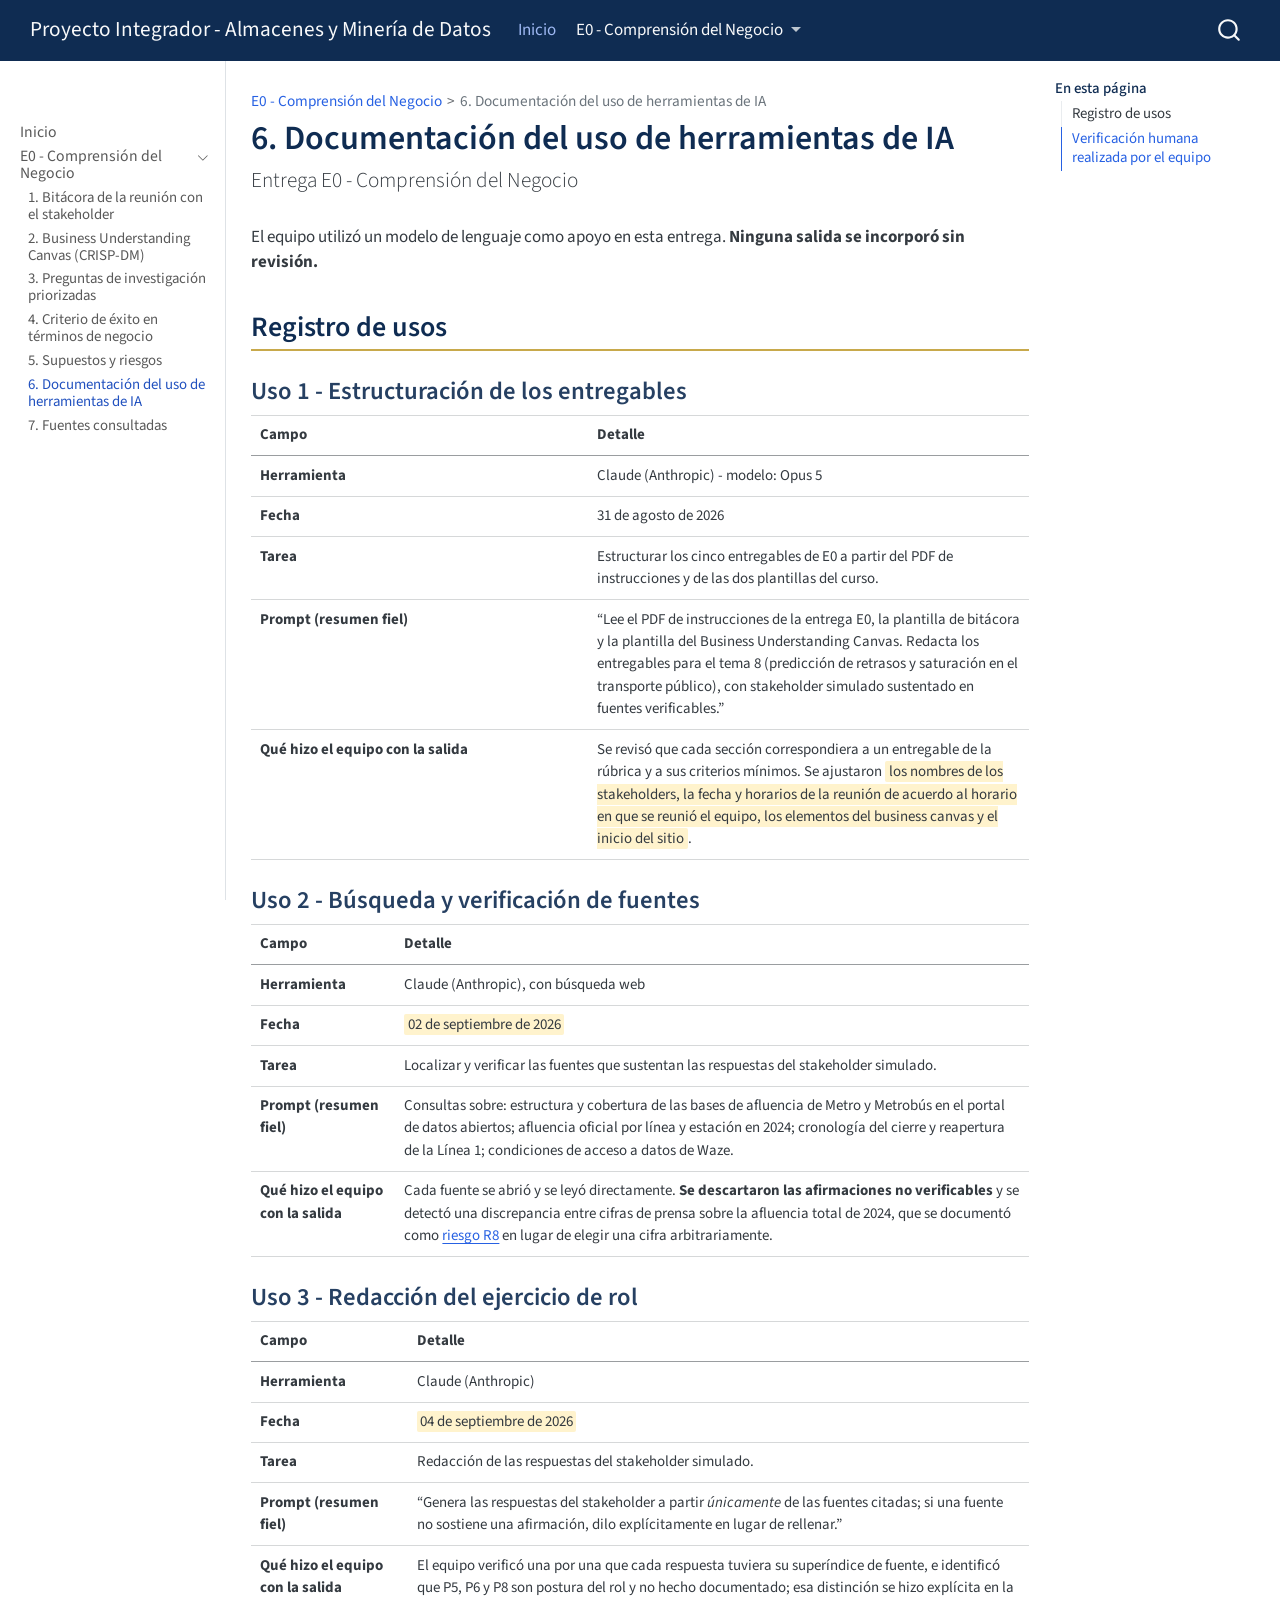
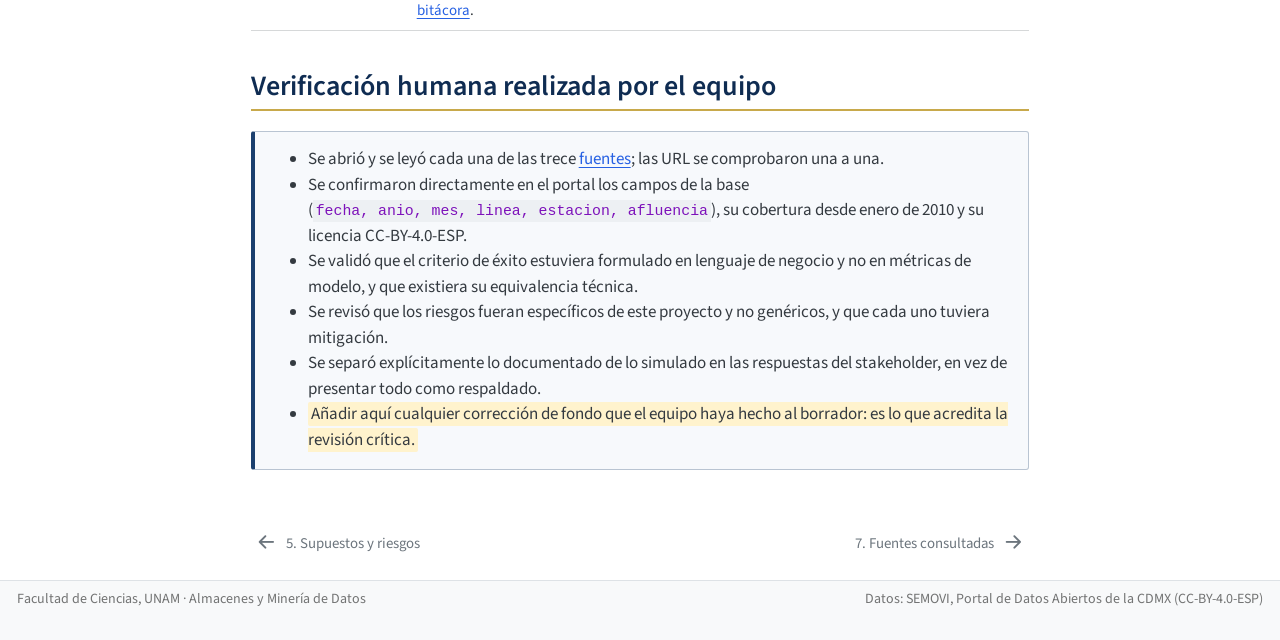
<file: docs/entregas/E0_comprension_negocio/uso_ia.html>
<!DOCTYPE html>
<html xmlns="http://www.w3.org/1999/xhtml" lang="es" xml:lang="es"><head>

<meta charset="utf-8">
<meta name="generator" content="quarto-1.10.18">

<meta name="viewport" content="width=device-width, initial-scale=1.0, user-scalable=yes">


<title>6. Documentación del uso de herramientas de IA – Proyecto Integrador - Almacenes y Minería de Datos</title>
<style>
/* Default styles provided by pandoc.
** See https://pandoc.org/MANUAL.html#variables-for-html for config info.
*/
span.smallcaps{font-variant: small-caps;}
div.columns{display: flex; gap: 1.5em;}
div.column{flex: auto;}
@media screen {
div.columns{gap: min(4vw, 1.5em);}
div.column{overflow-x: auto;}
}
div.hanging-indent{margin-left: 1.5em; text-indent: -1.5em;}
ul.task-list{list-style: none;}
ul.task-list li input[type="checkbox"] {
  width: 0.8em;
  margin: 0 0.8em 0.2em -1em; /* quarto-specific, see https://github.com/quarto-dev/quarto-cli/issues/4556 */ 
  vertical-align: middle;
}
</style>


<script src="../../site_libs/quarto-nav/quarto-nav.js"></script>
<script src="../../site_libs/quarto-nav/headroom.min.js"></script>
<script src="../../site_libs/clipboard/clipboard.min.js"></script>
<script src="../../site_libs/quarto-search/autocomplete.umd.js"></script>
<script src="../../site_libs/quarto-search/fuse.min.js"></script>
<script src="../../site_libs/quarto-search/quarto-search.js"></script>
<meta name="quarto:offset" content="../../">
<link href="../../entregas/E0_comprension_negocio/fuentes.html" rel="next">
<link href="../../entregas/E0_comprension_negocio/riesgos_supuestos.html" rel="prev">
<script src="../../site_libs/quarto-html/quarto.js" type="module"></script>
<script src="../../site_libs/quarto-html/tabsets/tabsets.js" type="module"></script>
<script src="../../site_libs/quarto-html/popper.min.js"></script>
<script src="../../site_libs/quarto-html/tippy.umd.min.js"></script>
<script src="../../site_libs/quarto-html/anchor.min.js"></script>
<link href="../../site_libs/quarto-html/tippy.css" rel="stylesheet">
<link href="../../site_libs/quarto-html/quarto-syntax-highlighting-64a204ab8560d761af7679ceaba22944.css" rel="stylesheet" id="quarto-text-highlighting-styles">
<script src="../../site_libs/bootstrap/bootstrap.min.js"></script>
<link href="../../site_libs/bootstrap/bootstrap-icons.css" rel="stylesheet">
<link href="../../site_libs/bootstrap/bootstrap-2872b74859edab0a5977011198608f8f.min.css" rel="stylesheet" append-hash="true" id="quarto-bootstrap" data-mode="light">
<script id="quarto-search-options" type="application/json">{
  "location": "navbar",
  "copy-button": false,
  "collapse-after": 3,
  "panel-placement": "end",
  "type": "overlay",
  "limit": 50,
  "keyboard-shortcut": [
    "f",
    "/",
    "s"
  ],
  "show-item-context": false,
  "language": {
    "search-no-results-text": "No se han encontrado resultados",
    "search-matching-documents-text": "documentos encontrados",
    "search-copy-link-title": "Copiar el enlace en la búsqueda",
    "search-hide-matches-text": "Ocultar resultados adicionales",
    "search-more-match-text": "resultado adicional en este documento",
    "search-more-matches-text": "resultados adicionales en este documento",
    "search-clear-button-title": "Borrar",
    "search-text-placeholder": "",
    "search-detached-cancel-button-title": "Cancelar",
    "search-submit-button-title": "Enviar",
    "search-label": "Buscar"
  }
}</script>
<style>html{ scroll-behavior: smooth; }</style>


<link rel="stylesheet" href="../../styles.css">
</head>

<body class="nav-sidebar docked nav-fixed quarto-light">

<div id="quarto-search-results"></div>
  <header id="quarto-header" class="headroom fixed-top">
    <nav class="navbar navbar-expand-lg " data-bs-theme="dark">
      <div class="navbar-container container-fluid">
      <div class="navbar-brand-container mx-auto">
    <a class="navbar-brand" href="../../index.html">
    <span class="navbar-title">Proyecto Integrador - Almacenes y Minería de Datos</span>
    </a>
  </div>
            <div id="quarto-search" class="" title="Buscar"></div>
          <button class="navbar-toggler" type="button" data-bs-toggle="collapse" data-bs-target="#navbarCollapse" aria-controls="navbarCollapse" role="menu" aria-expanded="false" aria-label="Navegación de palanca" onclick="if (window.quartoToggleHeadroom) { window.quartoToggleHeadroom(); }">
  <span class="navbar-toggler-icon"></span>
</button>
          <div class="collapse navbar-collapse" id="navbarCollapse">
            <ul class="navbar-nav navbar-nav-scroll me-auto">
  <li class="nav-item">
    <a class="nav-link active" href="../../index.html" aria-current="page"> 
<span class="menu-text">Inicio</span></a>
  </li>  
  <li class="nav-item dropdown ">
    <a class="nav-link dropdown-toggle" href="#" id="nav-menu-e0---comprensión-del-negocio" role="link" data-bs-toggle="dropdown" aria-expanded="false">
 <span class="menu-text">E0 - Comprensión del Negocio</span>
    </a>
    <ul class="dropdown-menu" aria-labelledby="nav-menu-e0---comprensión-del-negocio">    
        <li>
    <a class="dropdown-item" href="../../entregas/E0_comprension_negocio/bitacora.html">
 <span class="dropdown-text">1. Bitácora del stakeholder</span></a>
  </li>  
        <li>
    <a class="dropdown-item" href="../../entregas/E0_comprension_negocio/canvas.html">
 <span class="dropdown-text">2. Business Understanding Canvas</span></a>
  </li>  
        <li>
    <a class="dropdown-item" href="../../entregas/E0_comprension_negocio/preguntas.html">
 <span class="dropdown-text">3. Preguntas de investigación</span></a>
  </li>  
        <li>
    <a class="dropdown-item" href="../../entregas/E0_comprension_negocio/criterio_exito.html">
 <span class="dropdown-text">4. Criterio de éxito</span></a>
  </li>  
        <li>
    <a class="dropdown-item" href="../../entregas/E0_comprension_negocio/riesgos_supuestos.html">
 <span class="dropdown-text">5. Supuestos y riesgos</span></a>
  </li>  
        <li><hr class="dropdown-divider"></li>
        <li>
    <a class="dropdown-item" href="../../entregas/E0_comprension_negocio/uso_ia.html">
 <span class="dropdown-text">6. Uso de herramientas de IA</span></a>
  </li>  
        <li>
    <a class="dropdown-item" href="../../entregas/E0_comprension_negocio/fuentes.html">
 <span class="dropdown-text">7. Fuentes consultadas</span></a>
  </li>  
    </ul>
  </li>
</ul>
          </div> <!-- /navcollapse -->
            <div class="quarto-navbar-tools">
</div>
      </div> <!-- /container-fluid -->
    </nav>
  <nav class="quarto-secondary-nav">
    <div class="container-fluid d-flex">
      <button type="button" class="quarto-btn-toggle btn" data-bs-toggle="collapse" role="button" data-bs-target=".quarto-sidebar-collapse-item" aria-controls="quarto-sidebar" aria-expanded="false" aria-label="Alternar barra lateral" onclick="if (window.quartoToggleHeadroom) { window.quartoToggleHeadroom(); }">
        <i class="bi bi-layout-text-sidebar-reverse"></i>
      </button>
        <nav class="quarto-page-breadcrumbs" aria-label="breadcrumb"><ol class="breadcrumb"><li class="breadcrumb-item"><a href="../../entregas/E0_comprension_negocio/bitacora.html">E0 - Comprensión del Negocio</a></li><li class="breadcrumb-item"><a href="../../entregas/E0_comprension_negocio/uso_ia.html">6. Documentación del uso de herramientas de IA</a></li></ol></nav>
        <a class="flex-grow-1" role="navigation" data-bs-toggle="collapse" data-bs-target=".quarto-sidebar-collapse-item" aria-controls="quarto-sidebar" aria-expanded="false" aria-label="Alternar barra lateral" onclick="if (window.quartoToggleHeadroom) { window.quartoToggleHeadroom(); }">      
        </a>
      <button type="button" class="btn quarto-search-button" aria-label="Buscar" onclick="window.quartoOpenSearch();">
        <i class="bi bi-search"></i>
      </button>
    </div>
  </nav>
</header>
<!-- content -->
<div id="quarto-content" class="quarto-container page-columns page-rows-contents page-layout-article page-navbar">
<!-- sidebar -->
  <nav id="quarto-sidebar" class="sidebar collapse collapse-horizontal quarto-sidebar-collapse-item sidebar-navigation docked overflow-auto">
        <div class="mt-2 flex-shrink-0 align-items-center">
        <div class="sidebar-search">
        <div id="quarto-search" class="" title="Buscar"></div>
        </div>
        </div>
    <div class="sidebar-menu-container"> 
    <ul class="list-unstyled mt-1">
        <li class="sidebar-item">
  <div class="sidebar-item-container"> 
  <a href="../../index.html" class="sidebar-item-text sidebar-link">
 <span class="menu-text">Inicio</span></a>
  </div>
</li>
        <li class="sidebar-item sidebar-item-section">
      <div class="sidebar-item-container"> 
            <a class="sidebar-item-text sidebar-link text-start" data-bs-toggle="collapse" data-bs-target="#quarto-sidebar-section-1" role="navigation" aria-expanded="true">
 <span class="menu-text">E0 - Comprensión del Negocio</span></a>
          <a class="sidebar-item-toggle text-start" data-bs-toggle="collapse" data-bs-target="#quarto-sidebar-section-1" role="navigation" aria-expanded="true" aria-label="Alternar sección">
            <i class="bi bi-chevron-right ms-2"></i>
          </a> 
      </div>
      <ul id="quarto-sidebar-section-1" class="collapse list-unstyled sidebar-section depth1 show">  
          <li class="sidebar-item">
  <div class="sidebar-item-container"> 
  <a href="../../entregas/E0_comprension_negocio/bitacora.html" class="sidebar-item-text sidebar-link">
 <span class="menu-text">1. Bitácora de la reunión con el stakeholder</span></a>
  </div>
</li>
          <li class="sidebar-item">
  <div class="sidebar-item-container"> 
  <a href="../../entregas/E0_comprension_negocio/canvas.html" class="sidebar-item-text sidebar-link">
 <span class="menu-text">2. Business Understanding Canvas (CRISP-DM)</span></a>
  </div>
</li>
          <li class="sidebar-item">
  <div class="sidebar-item-container"> 
  <a href="../../entregas/E0_comprension_negocio/preguntas.html" class="sidebar-item-text sidebar-link">
 <span class="menu-text">3. Preguntas de investigación priorizadas</span></a>
  </div>
</li>
          <li class="sidebar-item">
  <div class="sidebar-item-container"> 
  <a href="../../entregas/E0_comprension_negocio/criterio_exito.html" class="sidebar-item-text sidebar-link">
 <span class="menu-text">4. Criterio de éxito en términos de negocio</span></a>
  </div>
</li>
          <li class="sidebar-item">
  <div class="sidebar-item-container"> 
  <a href="../../entregas/E0_comprension_negocio/riesgos_supuestos.html" class="sidebar-item-text sidebar-link">
 <span class="menu-text">5. Supuestos y riesgos</span></a>
  </div>
</li>
          <li class="sidebar-item">
  <div class="sidebar-item-container"> 
  <a href="../../entregas/E0_comprension_negocio/uso_ia.html" class="sidebar-item-text sidebar-link active">
 <span class="menu-text">6. Documentación del uso de herramientas de IA</span></a>
  </div>
</li>
          <li class="sidebar-item">
  <div class="sidebar-item-container"> 
  <a href="../../entregas/E0_comprension_negocio/fuentes.html" class="sidebar-item-text sidebar-link">
 <span class="menu-text">7. Fuentes consultadas</span></a>
  </div>
</li>
      </ul>
  </li>
    </ul>
    </div>
</nav>
<div id="quarto-sidebar-glass" class="quarto-sidebar-collapse-item" data-bs-toggle="collapse" data-bs-target=".quarto-sidebar-collapse-item"></div>
<!-- margin-sidebar -->
    <div id="quarto-margin-sidebar" class="sidebar margin-sidebar">
        <nav id="TOC" role="doc-toc" class="toc-active">
    <h2 id="toc-title">En esta página</h2>
   
  <ul>
  <li><a href="#registro-de-usos" id="toc-registro-de-usos" class="nav-link active" data-scroll-target="#registro-de-usos">Registro de usos</a>
  <ul class="collapse">
  <li><a href="#uso-1---estructuración-de-los-entregables" id="toc-uso-1---estructuración-de-los-entregables" class="nav-link" data-scroll-target="#uso-1---estructuración-de-los-entregables">Uso 1 - Estructuración de los entregables</a></li>
  <li><a href="#uso-2---búsqueda-y-verificación-de-fuentes" id="toc-uso-2---búsqueda-y-verificación-de-fuentes" class="nav-link" data-scroll-target="#uso-2---búsqueda-y-verificación-de-fuentes">Uso 2 - Búsqueda y verificación de fuentes</a></li>
  <li><a href="#uso-3---redacción-del-ejercicio-de-rol" id="toc-uso-3---redacción-del-ejercicio-de-rol" class="nav-link" data-scroll-target="#uso-3---redacción-del-ejercicio-de-rol">Uso 3 - Redacción del ejercicio de rol</a></li>
  </ul></li>
  <li><a href="#verificación-humana-realizada-por-el-equipo" id="toc-verificación-humana-realizada-por-el-equipo" class="nav-link" data-scroll-target="#verificación-humana-realizada-por-el-equipo">Verificación humana realizada por el equipo</a></li>
  </ul>
</nav>
    </div>
<!-- main -->
<main class="content" id="quarto-document-content">

<header id="title-block-header" class="quarto-title-block default"><nav class="quarto-page-breadcrumbs quarto-title-breadcrumbs d-none d-lg-block" aria-label="breadcrumb"><ol class="breadcrumb"><li class="breadcrumb-item"><a href="../../entregas/E0_comprension_negocio/bitacora.html">E0 - Comprensión del Negocio</a></li><li class="breadcrumb-item"><a href="../../entregas/E0_comprension_negocio/uso_ia.html">6. Documentación del uso de herramientas de IA</a></li></ol></nav>
<div class="quarto-title">
<h1 class="title">6. Documentación del uso de herramientas de IA</h1>
<p class="subtitle lead">Entrega E0 - Comprensión del Negocio</p>
</div>



<div class="quarto-title-meta">

    
  
    
  </div>
  


</header>


<p>El equipo utilizó un modelo de lenguaje como apoyo en esta entrega. <strong>Ninguna salida se incorporó sin revisión.</strong></p>
<section id="registro-de-usos" class="level2">
<h2 class="anchored" data-anchor-id="registro-de-usos">Registro de usos</h2>
<section id="uso-1---estructuración-de-los-entregables" class="level3">
<h3 class="anchored" data-anchor-id="uso-1---estructuración-de-los-entregables">Uso 1 - Estructuración de los entregables</h3>
<table class="caption-top table">
<colgroup>
<col style="width: 43%">
<col style="width: 56%">
</colgroup>
<thead>
<tr class="header">
<th>Campo</th>
<th>Detalle</th>
</tr>
</thead>
<tbody>
<tr class="odd">
<td><strong>Herramienta</strong></td>
<td>Claude (Anthropic) - modelo: Opus 5</td>
</tr>
<tr class="even">
<td><strong>Fecha</strong></td>
<td>31 de agosto de 2026</td>
</tr>
<tr class="odd">
<td><strong>Tarea</strong></td>
<td>Estructurar los cinco entregables de E0 a partir del PDF de instrucciones y de las dos plantillas del curso.</td>
</tr>
<tr class="even">
<td><strong>Prompt (resumen fiel)</strong></td>
<td>“Lee el PDF de instrucciones de la entrega E0, la plantilla de bitácora y la plantilla del Business Understanding Canvas. Redacta los entregables para el tema 8 (predicción de retrasos y saturación en el transporte público), con stakeholder simulado sustentado en fuentes verificables.”</td>
</tr>
<tr class="odd">
<td><strong>Qué hizo el equipo con la salida</strong></td>
<td>Se revisó que cada sección correspondiera a un entregable de la rúbrica y a sus criterios mínimos. Se ajustaron <span class="todo">los nombres de los stakeholders, la fecha y horarios de la reunión de acuerdo al horario en que se reunió el equipo, los elementos del business canvas y el inicio del sitio</span>.</td>
</tr>
</tbody>
</table>
</section>
<section id="uso-2---búsqueda-y-verificación-de-fuentes" class="level3">
<h3 class="anchored" data-anchor-id="uso-2---búsqueda-y-verificación-de-fuentes">Uso 2 - Búsqueda y verificación de fuentes</h3>
<table class="caption-top table">
<thead>
<tr class="header">
<th>Campo</th>
<th>Detalle</th>
</tr>
</thead>
<tbody>
<tr class="odd">
<td><strong>Herramienta</strong></td>
<td>Claude (Anthropic), con búsqueda web</td>
</tr>
<tr class="even">
<td><strong>Fecha</strong></td>
<td><span class="todo">02 de septiembre de 2026</span></td>
</tr>
<tr class="odd">
<td><strong>Tarea</strong></td>
<td>Localizar y verificar las fuentes que sustentan las respuestas del stakeholder simulado.</td>
</tr>
<tr class="even">
<td><strong>Prompt (resumen fiel)</strong></td>
<td>Consultas sobre: estructura y cobertura de las bases de afluencia de Metro y Metrobús en el portal de datos abiertos; afluencia oficial por línea y estación en 2024; cronología del cierre y reapertura de la Línea 1; condiciones de acceso a datos de Waze.</td>
</tr>
<tr class="odd">
<td><strong>Qué hizo el equipo con la salida</strong></td>
<td>Cada fuente se abrió y se leyó directamente. <strong>Se descartaron las afirmaciones no verificables</strong> y se detectó una discrepancia entre cifras de prensa sobre la afluencia total de 2024, que se documentó como <a href="../../entregas/E0_comprension_negocio/riesgos_supuestos.html#r8">riesgo R8</a> en lugar de elegir una cifra arbitrariamente.</td>
</tr>
</tbody>
</table>
</section>
<section id="uso-3---redacción-del-ejercicio-de-rol" class="level3">
<h3 class="anchored" data-anchor-id="uso-3---redacción-del-ejercicio-de-rol">Uso 3 - Redacción del ejercicio de rol</h3>
<table class="caption-top table">
<thead>
<tr class="header">
<th>Campo</th>
<th>Detalle</th>
</tr>
</thead>
<tbody>
<tr class="odd">
<td><strong>Herramienta</strong></td>
<td>Claude (Anthropic)</td>
</tr>
<tr class="even">
<td><strong>Fecha</strong></td>
<td><span class="todo">04 de septiembre de 2026</span></td>
</tr>
<tr class="odd">
<td><strong>Tarea</strong></td>
<td>Redacción de las respuestas del stakeholder simulado.</td>
</tr>
<tr class="even">
<td><strong>Prompt (resumen fiel)</strong></td>
<td>“Genera las respuestas del stakeholder a partir <em>únicamente</em> de las fuentes citadas; si una fuente no sostiene una afirmación, dilo explícitamente en lugar de rellenar.”</td>
</tr>
<tr class="odd">
<td><strong>Qué hizo el equipo con la salida</strong></td>
<td>El equipo verificó una por una que cada respuesta tuviera su superíndice de fuente, e identificó que P5, P6 y P8 son postura del rol y no hecho documentado; esa distinción se hizo explícita en la <a href="../../entregas/E0_comprension_negocio/bitacora.html">bitácora</a>.</td>
</tr>
</tbody>
</table>
</section>
</section>
<section id="verificación-humana-realizada-por-el-equipo" class="level2">
<h2 class="anchored" data-anchor-id="verificación-humana-realizada-por-el-equipo">Verificación humana realizada por el equipo</h2>
<div class="caja">
<ul>
<li>Se abrió y se leyó cada una de las trece <a href="../../entregas/E0_comprension_negocio/fuentes.html">fuentes</a>; las URL se comprobaron una a una.</li>
<li>Se confirmaron directamente en el portal los campos de la base (<code>fecha, anio, mes, linea, estacion, afluencia</code>), su cobertura desde enero de 2010 y su licencia CC-BY-4.0-ESP.</li>
<li>Se validó que el criterio de éxito estuviera formulado en lenguaje de negocio y no en métricas de modelo, y que existiera su equivalencia técnica.</li>
<li>Se revisó que los riesgos fueran específicos de este proyecto y no genéricos, y que cada uno tuviera mitigación.</li>
<li>Se separó explícitamente lo documentado de lo simulado en las respuestas del stakeholder, en vez de presentar todo como respaldado.</li>
<li><span class="todo">Añadir aquí cualquier corrección de fondo que el equipo haya hecho al borrador: es lo que acredita la revisión crítica.</span></li>
</ul>
</div>


</section>

<a onclick="window.scrollTo(0, 0); return false;" role="button" id="quarto-back-to-top"><i class="bi bi-arrow-up"></i> Volver arriba</a></main> <!-- /main -->
<script id="quarto-html-after-body" type="application/javascript">
  window.document.addEventListener("DOMContentLoaded", function (event) {
    const icon = "";
    const anchorJS = new window.AnchorJS();
    anchorJS.options = {
      placement: 'right',
      icon: icon
    };
    anchorJS.add('.anchored');
    const isCodeAnnotation = (el) => {
      for (const clz of el.classList) {
        if (clz.startsWith('code-annotation-')) {                     
          return true;
        }
      }
      return false;
    }
    const onCopySuccess = function(e) {
      // button target
      const button = e.trigger;
      // don't keep focus
      button.blur();
      // flash "checked"
      button.classList.add('code-copy-button-checked');
      var currentTitle = button.getAttribute("title");
      button.setAttribute("title", "Copiado");
      let tooltip;
      if (window.bootstrap) {
        button.setAttribute("data-bs-toggle", "tooltip");
        button.setAttribute("data-bs-placement", "left");
        button.setAttribute("data-bs-title", "Copiado");
        tooltip = new bootstrap.Tooltip(button, 
          { trigger: "manual", 
            customClass: "code-copy-button-tooltip",
            offset: [0, -8]});
        tooltip.show();    
      }
      setTimeout(function() {
        if (tooltip) {
          tooltip.hide();
          button.removeAttribute("data-bs-title");
          button.removeAttribute("data-bs-toggle");
          button.removeAttribute("data-bs-placement");
        }
        button.setAttribute("title", currentTitle);
        button.classList.remove('code-copy-button-checked');
      }, 1000);
      // clear code selection
      e.clearSelection();
    }
    const getTextToCopy = function(trigger) {
      const outerScaffold = trigger.parentElement.cloneNode(true);
      const codeEl = outerScaffold.querySelector('code');
      for (const childEl of codeEl.children) {
        if (isCodeAnnotation(childEl)) {
          childEl.remove();
        }
      }
      return codeEl.innerText;
    }
    const clipboard = new window.ClipboardJS('.code-copy-button:not([data-in-quarto-modal])', {
      text: getTextToCopy
    });
    clipboard.on('success', onCopySuccess);
    if (window.document.getElementById('quarto-embedded-source-code-modal')) {
      const clipboardModal = new window.ClipboardJS('.code-copy-button[data-in-quarto-modal]', {
        text: getTextToCopy,
        container: window.document.getElementById('quarto-embedded-source-code-modal')
      });
      clipboardModal.on('success', onCopySuccess);
    }
      var localhostRegex = new RegExp(/^(?:http|https):\/\/localhost\:?[0-9]*\//);
      var mailtoRegex = new RegExp(/^mailto:/);
        var filterRegex = new RegExp("https:\/\/fernando-bm\.github\.io\/Proyecto_Mineria_Datos");
      var isInternal = (href) => {
          return filterRegex.test(href) || localhostRegex.test(href) || mailtoRegex.test(href);
      }
      // Inspect non-navigation links and adorn them if external
     var links = window.document.querySelectorAll('a[href]:not(.nav-link):not(.navbar-brand):not(.toc-action):not(.sidebar-link):not(.sidebar-item-toggle):not(.pagination-link):not(.no-external):not([aria-hidden]):not(.dropdown-item):not(.quarto-navigation-tool):not(.about-link)');
      for (var i=0; i<links.length; i++) {
        const link = links[i];
        if (!isInternal(link.href)) {
          // undo the damage that might have been done by quarto-nav.js in the case of
          // links that we want to consider external
          if (link.dataset.originalHref !== undefined) {
            link.href = link.dataset.originalHref;
          }
            // target, if specified
            link.setAttribute("target", "_blank");
            if (link.getAttribute("rel") === null) {
              link.setAttribute("rel", "noopener");
            }
        }
      }
    function tippyHover(el, contentFn, onTriggerFn, onUntriggerFn) {
      const config = {
        allowHTML: true,
        maxWidth: 500,
        delay: 100,
        arrow: false,
        appendTo: function(el) {
            return el.parentElement;
        },
        interactive: true,
        interactiveBorder: 10,
        theme: 'quarto',
        placement: 'bottom-start',
      };
      if (contentFn) {
        config.content = contentFn;
      }
      if (onTriggerFn) {
        config.onTrigger = onTriggerFn;
      }
      if (onUntriggerFn) {
        config.onUntrigger = onUntriggerFn;
      }
      window.tippy(el, config); 
    }
    const noterefs = window.document.querySelectorAll('a[role="doc-noteref"]');
    for (var i=0; i<noterefs.length; i++) {
      const ref = noterefs[i];
      tippyHover(ref, function() {
        // use id or data attribute instead here
        let href = ref.getAttribute('data-footnote-href') || ref.getAttribute('href');
        try { href = new URL(href).hash; } catch {}
        const id = href.replace(/^#\/?/, "");
        const note = window.document.getElementById(id);
        if (note) {
          return note.innerHTML;
        } else {
          return "";
        }
      });
    }
    const xrefs = window.document.querySelectorAll('a.quarto-xref');
    const processXRef = (id, note) => {
      // Strip column container classes
      const stripColumnClz = (el) => {
        el.classList.remove("page-full", "page-columns");
        if (el.children) {
          for (const child of el.children) {
            stripColumnClz(child);
          }
        }
      }
      stripColumnClz(note)
      if (id === null || id.startsWith('sec-')) {
        // Special case sections, only their first couple elements
        const container = document.createElement("div");
        if (note.children && note.children.length > 2) {
          container.appendChild(note.children[0].cloneNode(true));
          for (let i = 1; i < note.children.length; i++) {
            const child = note.children[i];
            if (child.tagName === "P" && child.innerText === "") {
              continue;
            } else {
              container.appendChild(child.cloneNode(true));
              break;
            }
          }
          if (window.Quarto?.typesetMath) {
            window.Quarto.typesetMath(container);
          }
          return container.innerHTML
        } else {
          if (window.Quarto?.typesetMath) {
            window.Quarto.typesetMath(note);
          }
          return note.innerHTML;
        }
      } else {
        // Remove any anchor links if they are present
        const anchorLink = note.querySelector('a.anchorjs-link');
        if (anchorLink) {
          anchorLink.remove();
        }
        if (window.Quarto?.typesetMath) {
          window.Quarto.typesetMath(note);
        }
        if (note.classList.contains("callout")) {
          return note.outerHTML;
        } else {
          return note.innerHTML;
        }
      }
    }
    for (var i=0; i<xrefs.length; i++) {
      const xref = xrefs[i];
      tippyHover(xref, undefined, function(instance) {
        instance.disable();
        let url = xref.getAttribute('href');
        let hash = undefined; 
        if (url.startsWith('#')) {
          hash = url;
        } else {
          try { hash = new URL(url).hash; } catch {}
        }
        if (hash) {
          const id = hash.replace(/^#\/?/, "");
          const note = window.document.getElementById(id);
          if (note !== null) {
            try {
              const html = processXRef(id, note.cloneNode(true));
              instance.setContent(html);
            } finally {
              instance.enable();
              instance.show();
            }
          } else {
            // See if we can fetch this
            fetch(url.split('#')[0])
            .then(res => res.text())
            .then(html => {
              const parser = new DOMParser();
              const htmlDoc = parser.parseFromString(html, "text/html");
              const note = htmlDoc.getElementById(id);
              if (note !== null) {
                const html = processXRef(id, note);
                instance.setContent(html);
              } 
            }).finally(() => {
              instance.enable();
              instance.show();
            });
          }
        } else {
          // See if we can fetch a full url (with no hash to target)
          // This is a special case and we should probably do some content thinning / targeting
          fetch(url)
          .then(res => res.text())
          .then(html => {
            const parser = new DOMParser();
            const htmlDoc = parser.parseFromString(html, "text/html");
            const note = htmlDoc.querySelector('main.content');
            if (note !== null) {
              // This should only happen for chapter cross references
              // (since there is no id in the URL)
              // remove the first header
              if (note.children.length > 0 && note.children[0].tagName === "HEADER") {
                note.children[0].remove();
              }
              const html = processXRef(null, note);
              instance.setContent(html);
            } 
          }).finally(() => {
            instance.enable();
            instance.show();
          });
        }
      }, function(instance) {
      });
    }
        let selectedAnnoteEl;
        const selectorForAnnotation = ( cell, annotation) => {
          let cellAttr = 'data-code-cell="' + cell + '"';
          let lineAttr = 'data-code-annotation="' +  annotation + '"';
          const selector = 'span[' + cellAttr + '][' + lineAttr + ']';
          return selector;
        }
        const selectCodeLines = (annoteEl) => {
          const doc = window.document;
          const targetCell = annoteEl.getAttribute("data-target-cell");
          const targetAnnotation = annoteEl.getAttribute("data-target-annotation");
          const annoteSpan = window.document.querySelector(selectorForAnnotation(targetCell, targetAnnotation));
          const lines = annoteSpan.getAttribute("data-code-lines").split(",");
          const lineIds = lines.map((line) => {
            return targetCell + "-" + line;
          })
          let top = null;
          let height = null;
          let parent = null;
          if (lineIds.length > 0) {
              //compute the position of the single el (top and bottom and make a div)
              const el = window.document.getElementById(lineIds[0]);
              top = el.offsetTop;
              height = el.offsetHeight;
              parent = el.parentElement.parentElement;
            if (lineIds.length > 1) {
              const lastEl = window.document.getElementById(lineIds[lineIds.length - 1]);
              const bottom = lastEl.offsetTop + lastEl.offsetHeight;
              height = bottom - top;
            }
            if (top !== null && height !== null && parent !== null) {
              // cook up a div (if necessary) and position it 
              let div = window.document.getElementById("code-annotation-line-highlight");
              if (div === null) {
                div = window.document.createElement("div");
                div.setAttribute("id", "code-annotation-line-highlight");
                div.style.position = 'absolute';
                parent.appendChild(div);
              }
              div.style.top = top - 2 + "px";
              div.style.height = height + 4 + "px";
              div.style.left = 0;
              let gutterDiv = window.document.getElementById("code-annotation-line-highlight-gutter");
              if (gutterDiv === null) {
                gutterDiv = window.document.createElement("div");
                gutterDiv.setAttribute("id", "code-annotation-line-highlight-gutter");
                gutterDiv.style.position = 'absolute';
                const codeCell = window.document.getElementById(targetCell);
                const gutter = codeCell.querySelector('.code-annotation-gutter');
                gutter.appendChild(gutterDiv);
              }
              gutterDiv.style.top = top - 2 + "px";
              gutterDiv.style.height = height + 4 + "px";
            }
            selectedAnnoteEl = annoteEl;
          }
        };
        const unselectCodeLines = () => {
          const elementsIds = ["code-annotation-line-highlight", "code-annotation-line-highlight-gutter"];
          elementsIds.forEach((elId) => {
            const div = window.document.getElementById(elId);
            if (div) {
              div.remove();
            }
          });
          selectedAnnoteEl = undefined;
        };
          // Handle positioning of the toggle
      window.addEventListener(
        "resize",
        throttle(() => {
          elRect = undefined;
          if (selectedAnnoteEl) {
            selectCodeLines(selectedAnnoteEl);
          }
        }, 10)
      );
      function throttle(fn, ms) {
      let throttle = false;
      let timer;
        return (...args) => {
          if(!throttle) { // first call gets through
              fn.apply(this, args);
              throttle = true;
          } else { // all the others get throttled
              if(timer) clearTimeout(timer); // cancel #2
              timer = setTimeout(() => {
                fn.apply(this, args);
                timer = throttle = false;
              }, ms);
          }
        };
      }
        // Attach click handler to the DT
        const annoteDls = window.document.querySelectorAll('dt[data-target-cell]');
        for (const annoteDlNode of annoteDls) {
          annoteDlNode.addEventListener('click', (event) => {
            const clickedEl = event.target;
            if (clickedEl !== selectedAnnoteEl) {
              unselectCodeLines();
              const activeEl = window.document.querySelector('dt[data-target-cell].code-annotation-active');
              if (activeEl) {
                activeEl.classList.remove('code-annotation-active');
              }
              selectCodeLines(clickedEl);
              clickedEl.classList.add('code-annotation-active');
            } else {
              // Unselect the line
              unselectCodeLines();
              clickedEl.classList.remove('code-annotation-active');
            }
          });
        }
    const findCites = (el) => {
      const parentEl = el.parentElement;
      if (parentEl) {
        const cites = parentEl.dataset.cites;
        if (cites) {
          return {
            el,
            cites: cites.split(' ')
          };
        } else {
          return findCites(el.parentElement)
        }
      } else {
        return undefined;
      }
    };
    var bibliorefs = window.document.querySelectorAll('a[role="doc-biblioref"]');
    for (var i=0; i<bibliorefs.length; i++) {
      const ref = bibliorefs[i];
      const citeInfo = findCites(ref);
      if (citeInfo) {
        tippyHover(citeInfo.el, function() {
          var popup = window.document.createElement('div');
          citeInfo.cites.forEach(function(cite) {
            var citeDiv = window.document.createElement('div');
            citeDiv.classList.add('hanging-indent');
            citeDiv.classList.add('csl-entry');
            var biblioDiv = window.document.getElementById('ref-' + cite);
            if (biblioDiv) {
              citeDiv.innerHTML = biblioDiv.innerHTML;
            }
            popup.appendChild(citeDiv);
          });
          return popup.innerHTML;
        });
      }
    }
  });
  </script>
<nav class="page-navigation">
  <div class="nav-page nav-page-previous">
      <a href="../../entregas/E0_comprension_negocio/riesgos_supuestos.html" class="pagination-link" aria-label="5. Supuestos y riesgos">
        <i class="bi bi-arrow-left-short"></i> <span class="nav-page-text">5. Supuestos y riesgos</span>
      </a>          
  </div>
  <div class="nav-page nav-page-next">
      <a href="../../entregas/E0_comprension_negocio/fuentes.html" class="pagination-link" aria-label="7. Fuentes consultadas">
        <span class="nav-page-text">7. Fuentes consultadas</span> <i class="bi bi-arrow-right-short"></i>
      </a>
  </div>
</nav>
</div> <!-- /content -->
<footer class="footer">
  <div class="nav-footer">
    <div class="nav-footer-left">
<p>Facultad de Ciencias, UNAM · Almacenes y Minería de Datos</p>
</div>   
    <div class="nav-footer-center">
      &nbsp;
    </div>
    <div class="nav-footer-right">
<p>Datos: SEMOVI, Portal de Datos Abiertos de la CDMX (CC-BY-4.0-ESP)</p>
</div>
  </div>
</footer>




<script src="../../site_libs/quarto-html/zenscroll-min.js"></script>
</body></html>
</file>
<file: docs/site_libs/quarto-html/tippy.css>
.tippy-box[data-animation=fade][data-state=hidden]{opacity:0}[data-tippy-root]{max-width:calc(100vw - 10px)}.tippy-box{position:relative;background-color:#333;color:#fff;border-radius:4px;font-size:14px;line-height:1.4;white-space:normal;outline:0;transition-property:transform,visibility,opacity}.tippy-box[data-placement^=top]>.tippy-arrow{bottom:0}.tippy-box[data-placement^=top]>.tippy-arrow:before{bottom:-7px;left:0;border-width:8px 8px 0;border-top-color:initial;transform-origin:center top}.tippy-box[data-placement^=bottom]>.tippy-arrow{top:0}.tippy-box[data-placement^=bottom]>.tippy-arrow:before{top:-7px;left:0;border-width:0 8px 8px;border-bottom-color:initial;transform-origin:center bottom}.tippy-box[data-placement^=left]>.tippy-arrow{right:0}.tippy-box[data-placement^=left]>.tippy-arrow:before{border-width:8px 0 8px 8px;border-left-color:initial;right:-7px;transform-origin:center left}.tippy-box[data-placement^=right]>.tippy-arrow{left:0}.tippy-box[data-placement^=right]>.tippy-arrow:before{left:-7px;border-width:8px 8px 8px 0;border-right-color:initial;transform-origin:center right}.tippy-box[data-inertia][data-state=visible]{transition-timing-function:cubic-bezier(.54,1.5,.38,1.11)}.tippy-arrow{width:16px;height:16px;color:#333}.tippy-arrow:before{content:"";position:absolute;border-color:transparent;border-style:solid}.tippy-content{position:relative;padding:5px 9px;z-index:1}
</file>
<file: docs/site_libs/quarto-html/quarto-syntax-highlighting-64a204ab8560d761af7679ceaba22944.css>
/* quarto syntax highlight colors */
:root {
  --quarto-hl-ot-color: #003B4F;
  --quarto-hl-at-color: #657422;
  --quarto-hl-ss-color: #20794D;
  --quarto-hl-an-color: #5E5E5E;
  --quarto-hl-fu-color: #4758AB;
  --quarto-hl-st-color: #20794D;
  --quarto-hl-cf-color: #003B4F;
  --quarto-hl-op-color: #5E5E5E;
  --quarto-hl-er-color: #AD0000;
  --quarto-hl-bn-color: #AD0000;
  --quarto-hl-al-color: #AD0000;
  --quarto-hl-va-color: #111111;
  --quarto-hl-bu-color: inherit;
  --quarto-hl-ex-color: inherit;
  --quarto-hl-pp-color: #AD0000;
  --quarto-hl-in-color: #5E5E5E;
  --quarto-hl-vs-color: #20794D;
  --quarto-hl-wa-color: #5E5E5E;
  --quarto-hl-do-color: #5E5E5E;
  --quarto-hl-im-color: #00769E;
  --quarto-hl-ch-color: #20794D;
  --quarto-hl-dt-color: #AD0000;
  --quarto-hl-fl-color: #AD0000;
  --quarto-hl-co-color: #5E5E5E;
  --quarto-hl-cv-color: #5E5E5E;
  --quarto-hl-cn-color: #8f5902;
  --quarto-hl-sc-color: #5E5E5E;
  --quarto-hl-dv-color: #AD0000;
  --quarto-hl-kw-color: #003B4F;
}

/* other quarto variables */
:root {
  --quarto-font-monospace: SFMono-Regular, Menlo, Monaco, Consolas, "Liberation Mono", "Courier New", monospace;
}

/* syntax highlight based on Pandoc's rules */
pre > code.sourceCode > span {
  color: #003B4F;
}

code.sourceCode > span {
  color: #003B4F;
}

div.sourceCode,
div.sourceCode pre.sourceCode {
  color: #003B4F;
}

/* Normal */
code span {
  color: #003B4F;
}

/* Alert */
code span.al {
  color: #AD0000;
  font-style: inherit;
}

/* Annotation */
code span.an {
  color: #5E5E5E;
  font-style: inherit;
}

/* Attribute */
code span.at {
  color: #657422;
  font-style: inherit;
}

/* BaseN */
code span.bn {
  color: #AD0000;
  font-style: inherit;
}

/* BuiltIn */
code span.bu {
  font-style: inherit;
}

/* ControlFlow */
code span.cf {
  color: #003B4F;
  font-weight: bold;
  font-style: inherit;
}

/* Char */
code span.ch {
  color: #20794D;
  font-style: inherit;
}

/* Constant */
code span.cn {
  color: #8f5902;
  font-style: inherit;
}

/* Comment */
code span.co {
  color: #5E5E5E;
  font-style: inherit;
}

/* CommentVar */
code span.cv {
  color: #5E5E5E;
  font-style: italic;
}

/* Documentation */
code span.do {
  color: #5E5E5E;
  font-style: italic;
}

/* DataType */
code span.dt {
  color: #AD0000;
  font-style: inherit;
}

/* DecVal */
code span.dv {
  color: #AD0000;
  font-style: inherit;
}

/* Error */
code span.er {
  color: #AD0000;
  font-style: inherit;
}

/* Extension */
code span.ex {
  font-style: inherit;
}

/* Float */
code span.fl {
  color: #AD0000;
  font-style: inherit;
}

/* Function */
code span.fu {
  color: #4758AB;
  font-style: inherit;
}

/* Import */
code span.im {
  color: #00769E;
  font-style: inherit;
}

/* Information */
code span.in {
  color: #5E5E5E;
  font-style: inherit;
}

/* Keyword */
code span.kw {
  color: #003B4F;
  font-weight: bold;
  font-style: inherit;
}

/* Operator */
code span.op {
  color: #5E5E5E;
  font-style: inherit;
}

/* Other */
code span.ot {
  color: #003B4F;
  font-style: inherit;
}

/* Preprocessor */
code span.pp {
  color: #AD0000;
  font-style: inherit;
}

/* SpecialChar */
code span.sc {
  color: #5E5E5E;
  font-style: inherit;
}

/* SpecialString */
code span.ss {
  color: #20794D;
  font-style: inherit;
}

/* String */
code span.st {
  color: #20794D;
  font-style: inherit;
}

/* Variable */
code span.va {
  color: #111111;
  font-style: inherit;
}

/* VerbatimString */
code span.vs {
  color: #20794D;
  font-style: inherit;
}

/* Warning */
code span.wa {
  color: #5E5E5E;
  font-style: italic;
}

.prevent-inlining {
  content: "</";
}

/*# sourceMappingURL=9d8d5bb603a83b8298b89080a598c93b.css.map */
</file>
<file: docs/styles.css>
/* ---------- Estilos del sitio ---------- */

:root {
  --azul: #0f2c52;
  --azul-claro: #1b3f6e;
  --oro: #c8a94b;
  --gris: #5a6472;
}

h1, h2, h3 { color: var(--azul); }
h2 { border-bottom: 2px solid var(--oro); padding-bottom: .3rem; margin-top: 2.2rem; }

/* Cajas destacadas */
.caja {
  border: 1px solid #b9c4d2;
  background: #f7f9fc;
  border-left: 4px solid var(--azul-claro);
  padding: .9rem 1.1rem;
  margin: 1.2rem 0;
  border-radius: 3px;
}
.caja-aviso { border-left-color: #d9b473; background: #fdf8ec; }
.caja-clave { border-left-color: #2c5c9e; background: #eef4fb; }
.caja p:last-child, .caja ul:last-child { margin-bottom: 0; }

.etiqueta {
  font-size: .72rem; font-weight: 700; letter-spacing: .04em;
  text-transform: uppercase; color: var(--azul); display: block; margin-bottom: .35rem;
}

/* Preguntas y respuestas de la bitácora */
.pregunta { font-weight: 700; color: #143a66; margin: 1.4rem 0 .4rem 0; }
.respuesta {
  margin: 0 0 .4rem 1rem; padding-left: .9rem;
  border-left: 3px solid #d4dbe4; font-style: italic; color: #23272e;
}

/* Píldoras de prioridad */
.pill {
  display: inline-block; font-size: .68rem; font-weight: 700; letter-spacing: .03em;
  padding: .15rem .45rem; border-radius: 3px; color: #fff; vertical-align: middle;
  margin-right: .4rem;
}
.p-alta  { background: #a8322c; }
.p-media { background: #b2791f; }
.p-baja  { background: #4a6b8a; }

/* Superíndices de fuente */
sup.f a, sup.f { font-size: .68em; color: #1b5fa8; font-weight: 700; text-decoration: none; }

/* ---------- Business Understanding Canvas ---------- */
/* Debe leerse como UNA sola página, de forma autónoma. */

.canvas {
  display: grid;
  grid-template-columns: repeat(4, 1fr);
  gap: .5rem;
  font-size: .78rem;
  line-height: 1.35;
  margin: 1.2rem 0 2rem 0;
}
.canvas .celda { border: 1px solid #98a6b8; padding: .6rem .7rem; border-radius: 2px; }
.canvas h4 {
  font-size: .78rem; text-transform: uppercase; letter-spacing: .04em;
  color: var(--azul); margin: 0 0 .45rem 0; border: none;
}
.canvas p  { margin: 0 0 .45rem 0; }
.canvas ul { padding-left: 1rem; margin: 0 0 .45rem 0; }
.canvas li { margin-bottom: .18rem; }
.canvas .em { font-weight: 700; color: #143a66; }

.canvas .c1 { grid-column: span 3; border-left: 4px solid #2c5c9e; }
.canvas .c2 { grid-column: span 1; border-left: 4px solid #2f7d4f; }
.canvas .c3 { grid-column: span 4; border-left: 4px solid var(--oro); }
.canvas .c4 { grid-column: span 3; border-left: 4px solid #6b4fa0; }
.canvas .c5 { grid-column: span 1; border-left: 4px solid #a8322c; }
.canvas .c6 { grid-column: span 4; border-left: 4px solid #4a6b8a; }

.canvas .cuadrantes,
.canvas .fases { display: grid; grid-template-columns: repeat(4, 1fr); gap: .7rem; }

/* En pantallas angostas el canvas se apila para seguir siendo legible */
@media (max-width: 900px) {
  .canvas, .canvas .cuadrantes, .canvas .fases { grid-template-columns: 1fr; }
  .canvas .c1, .canvas .c2, .canvas .c3,
  .canvas .c4, .canvas .c5, .canvas .c6 { grid-column: span 1; }
}

/* Impresión: el canvas debe caber en UNA hoja apaisada.
   Tamaños en px (no rem) para no depender del tipo base del tema. */
@page { size: letter landscape; margin: 10mm; }
@media print {
  .canvas { font-size: 8.1px; line-height: 1.17; gap: 4px; margin: 6px 0; }
  .canvas .celda { padding: 4px 5px; }
  .canvas h4 { font-size: 8.8px; margin-bottom: 3px; }
  .canvas p  { margin-bottom: 3px; }
  .canvas ul { padding-left: 11px; margin-bottom: 3px; }
  .canvas li { margin-bottom: 1px; }
  .canvas .cuadrantes, .canvas .fases { gap: 5px; }
  .canvas sup.f { font-size: 6px; }
  /* el canvas nunca se parte y se mantiene en 4 columnas al imprimir */
  .canvas, .canvas .cuadrantes, .canvas .fases { grid-template-columns: repeat(4, 1fr); }
  .canvas .c1 { grid-column: span 3; } .canvas .c2 { grid-column: span 1; }
  .canvas .c3 { grid-column: span 4; }
  .canvas .c4 { grid-column: span 3; } .canvas .c5 { grid-column: span 1; }
  .canvas .c6 { grid-column: span 4; }
  /* ocultar cromo del sitio al imprimir la página */
  .sidebar, #quarto-sidebar, .navbar, #quarto-header, #quarto-margin-sidebar,
  .page-footer, #quarto-footer, .callout, div[class^="callout-"], div[class*=" callout-"],
  .quarto-title-block .subtitle, #TOC, .toc-actions, .no-print { display: none !important; }
  #quarto-content, main, body { margin: 0 !important; padding: 0 !important; max-width: none !important; }
}

/* Tablas */
table { font-size: .88rem; }
thead th { background: #eef2f7; color: var(--azul); }

/* Marcas de campos por completar */
.todo { background: #fff3cd; padding: 0 .2rem; border-radius: 2px; }
</file>
<file: site_libs/quarto-html/tippy.css>
.tippy-box[data-animation=fade][data-state=hidden]{opacity:0}[data-tippy-root]{max-width:calc(100vw - 10px)}.tippy-box{position:relative;background-color:#333;color:#fff;border-radius:4px;font-size:14px;line-height:1.4;white-space:normal;outline:0;transition-property:transform,visibility,opacity}.tippy-box[data-placement^=top]>.tippy-arrow{bottom:0}.tippy-box[data-placement^=top]>.tippy-arrow:before{bottom:-7px;left:0;border-width:8px 8px 0;border-top-color:initial;transform-origin:center top}.tippy-box[data-placement^=bottom]>.tippy-arrow{top:0}.tippy-box[data-placement^=bottom]>.tippy-arrow:before{top:-7px;left:0;border-width:0 8px 8px;border-bottom-color:initial;transform-origin:center bottom}.tippy-box[data-placement^=left]>.tippy-arrow{right:0}.tippy-box[data-placement^=left]>.tippy-arrow:before{border-width:8px 0 8px 8px;border-left-color:initial;right:-7px;transform-origin:center left}.tippy-box[data-placement^=right]>.tippy-arrow{left:0}.tippy-box[data-placement^=right]>.tippy-arrow:before{left:-7px;border-width:8px 8px 8px 0;border-right-color:initial;transform-origin:center right}.tippy-box[data-inertia][data-state=visible]{transition-timing-function:cubic-bezier(.54,1.5,.38,1.11)}.tippy-arrow{width:16px;height:16px;color:#333}.tippy-arrow:before{content:"";position:absolute;border-color:transparent;border-style:solid}.tippy-content{position:relative;padding:5px 9px;z-index:1}
</file>
<file: site_libs/quarto-html/quarto-syntax-highlighting-64a204ab8560d761af7679ceaba22944.css>
/* quarto syntax highlight colors */
:root {
  --quarto-hl-ot-color: #003B4F;
  --quarto-hl-at-color: #657422;
  --quarto-hl-ss-color: #20794D;
  --quarto-hl-an-color: #5E5E5E;
  --quarto-hl-fu-color: #4758AB;
  --quarto-hl-st-color: #20794D;
  --quarto-hl-cf-color: #003B4F;
  --quarto-hl-op-color: #5E5E5E;
  --quarto-hl-er-color: #AD0000;
  --quarto-hl-bn-color: #AD0000;
  --quarto-hl-al-color: #AD0000;
  --quarto-hl-va-color: #111111;
  --quarto-hl-bu-color: inherit;
  --quarto-hl-ex-color: inherit;
  --quarto-hl-pp-color: #AD0000;
  --quarto-hl-in-color: #5E5E5E;
  --quarto-hl-vs-color: #20794D;
  --quarto-hl-wa-color: #5E5E5E;
  --quarto-hl-do-color: #5E5E5E;
  --quarto-hl-im-color: #00769E;
  --quarto-hl-ch-color: #20794D;
  --quarto-hl-dt-color: #AD0000;
  --quarto-hl-fl-color: #AD0000;
  --quarto-hl-co-color: #5E5E5E;
  --quarto-hl-cv-color: #5E5E5E;
  --quarto-hl-cn-color: #8f5902;
  --quarto-hl-sc-color: #5E5E5E;
  --quarto-hl-dv-color: #AD0000;
  --quarto-hl-kw-color: #003B4F;
}

/* other quarto variables */
:root {
  --quarto-font-monospace: SFMono-Regular, Menlo, Monaco, Consolas, "Liberation Mono", "Courier New", monospace;
}

/* syntax highlight based on Pandoc's rules */
pre > code.sourceCode > span {
  color: #003B4F;
}

code.sourceCode > span {
  color: #003B4F;
}

div.sourceCode,
div.sourceCode pre.sourceCode {
  color: #003B4F;
}

/* Normal */
code span {
  color: #003B4F;
}

/* Alert */
code span.al {
  color: #AD0000;
  font-style: inherit;
}

/* Annotation */
code span.an {
  color: #5E5E5E;
  font-style: inherit;
}

/* Attribute */
code span.at {
  color: #657422;
  font-style: inherit;
}

/* BaseN */
code span.bn {
  color: #AD0000;
  font-style: inherit;
}

/* BuiltIn */
code span.bu {
  font-style: inherit;
}

/* ControlFlow */
code span.cf {
  color: #003B4F;
  font-weight: bold;
  font-style: inherit;
}

/* Char */
code span.ch {
  color: #20794D;
  font-style: inherit;
}

/* Constant */
code span.cn {
  color: #8f5902;
  font-style: inherit;
}

/* Comment */
code span.co {
  color: #5E5E5E;
  font-style: inherit;
}

/* CommentVar */
code span.cv {
  color: #5E5E5E;
  font-style: italic;
}

/* Documentation */
code span.do {
  color: #5E5E5E;
  font-style: italic;
}

/* DataType */
code span.dt {
  color: #AD0000;
  font-style: inherit;
}

/* DecVal */
code span.dv {
  color: #AD0000;
  font-style: inherit;
}

/* Error */
code span.er {
  color: #AD0000;
  font-style: inherit;
}

/* Extension */
code span.ex {
  font-style: inherit;
}

/* Float */
code span.fl {
  color: #AD0000;
  font-style: inherit;
}

/* Function */
code span.fu {
  color: #4758AB;
  font-style: inherit;
}

/* Import */
code span.im {
  color: #00769E;
  font-style: inherit;
}

/* Information */
code span.in {
  color: #5E5E5E;
  font-style: inherit;
}

/* Keyword */
code span.kw {
  color: #003B4F;
  font-weight: bold;
  font-style: inherit;
}

/* Operator */
code span.op {
  color: #5E5E5E;
  font-style: inherit;
}

/* Other */
code span.ot {
  color: #003B4F;
  font-style: inherit;
}

/* Preprocessor */
code span.pp {
  color: #AD0000;
  font-style: inherit;
}

/* SpecialChar */
code span.sc {
  color: #5E5E5E;
  font-style: inherit;
}

/* SpecialString */
code span.ss {
  color: #20794D;
  font-style: inherit;
}

/* String */
code span.st {
  color: #20794D;
  font-style: inherit;
}

/* Variable */
code span.va {
  color: #111111;
  font-style: inherit;
}

/* VerbatimString */
code span.vs {
  color: #20794D;
  font-style: inherit;
}

/* Warning */
code span.wa {
  color: #5E5E5E;
  font-style: italic;
}

.prevent-inlining {
  content: "</";
}

/*# sourceMappingURL=9d8d5bb603a83b8298b89080a598c93b.css.map */
</file>
